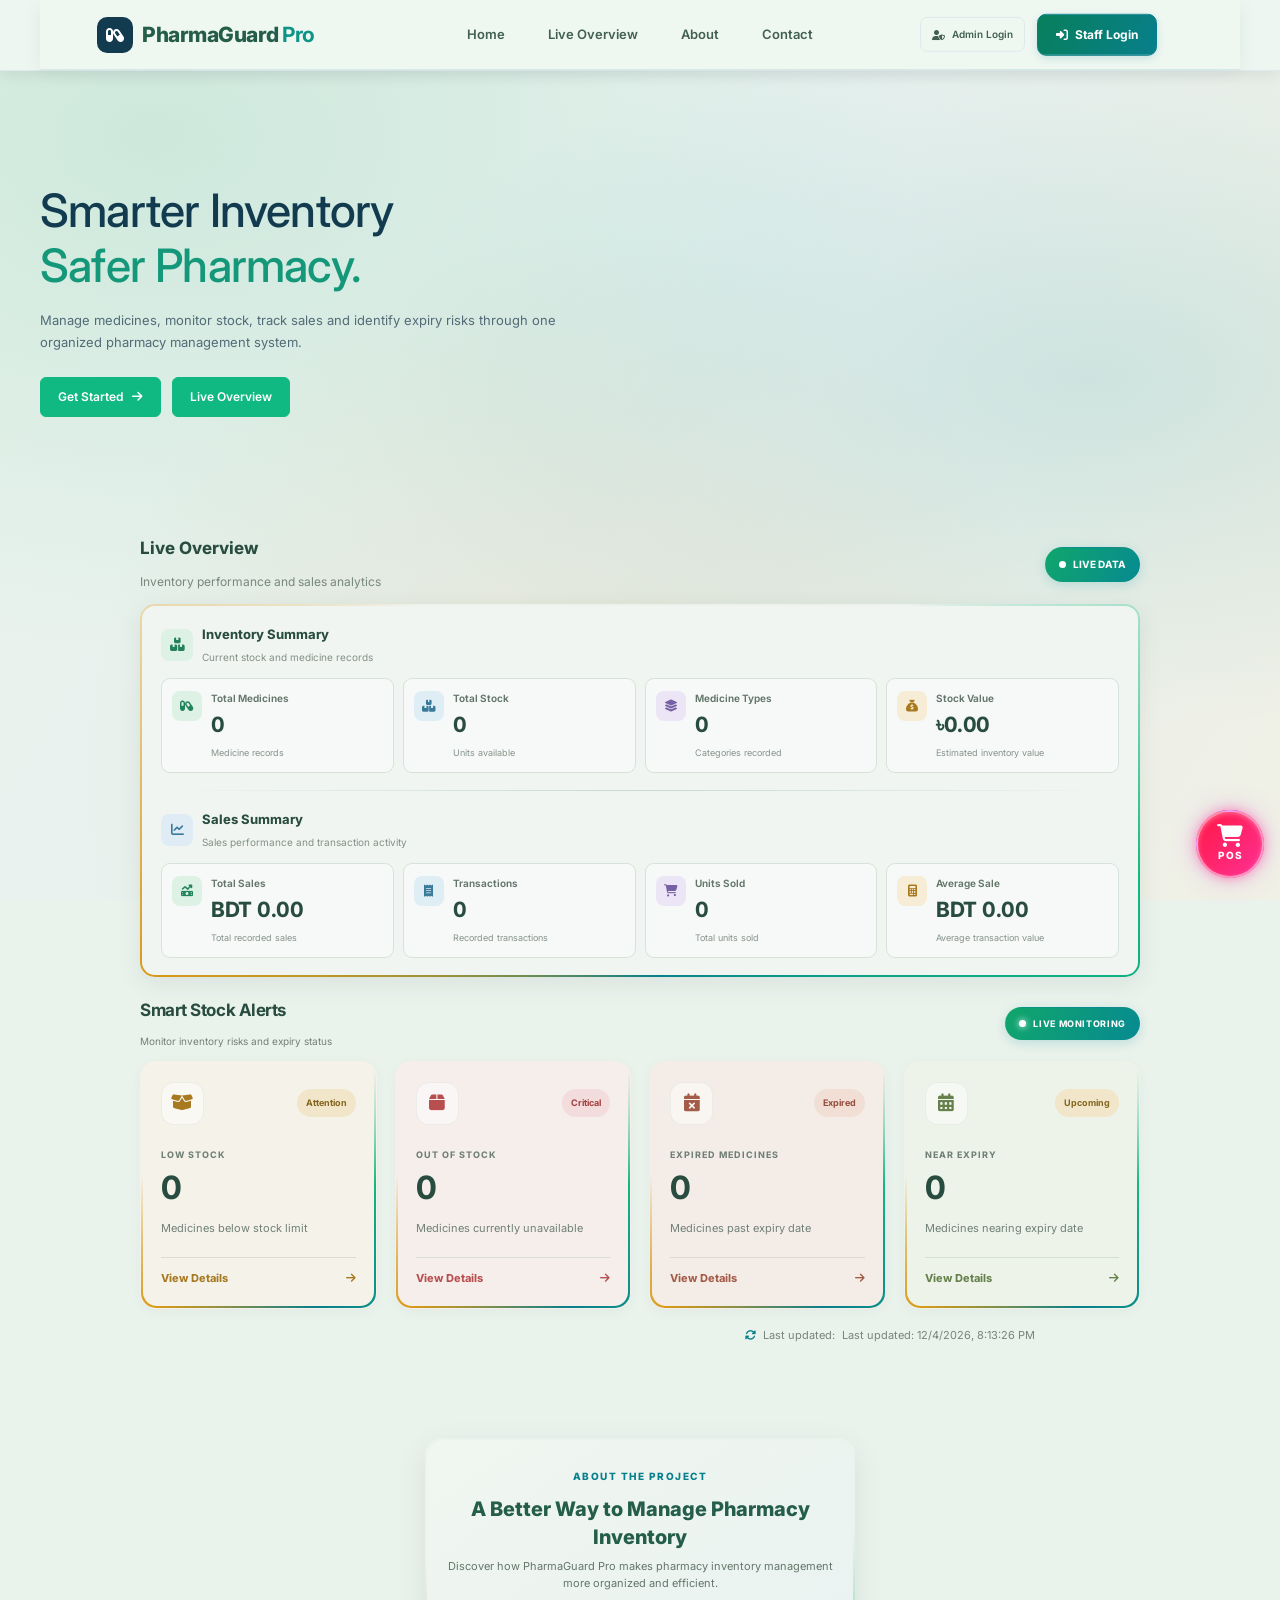
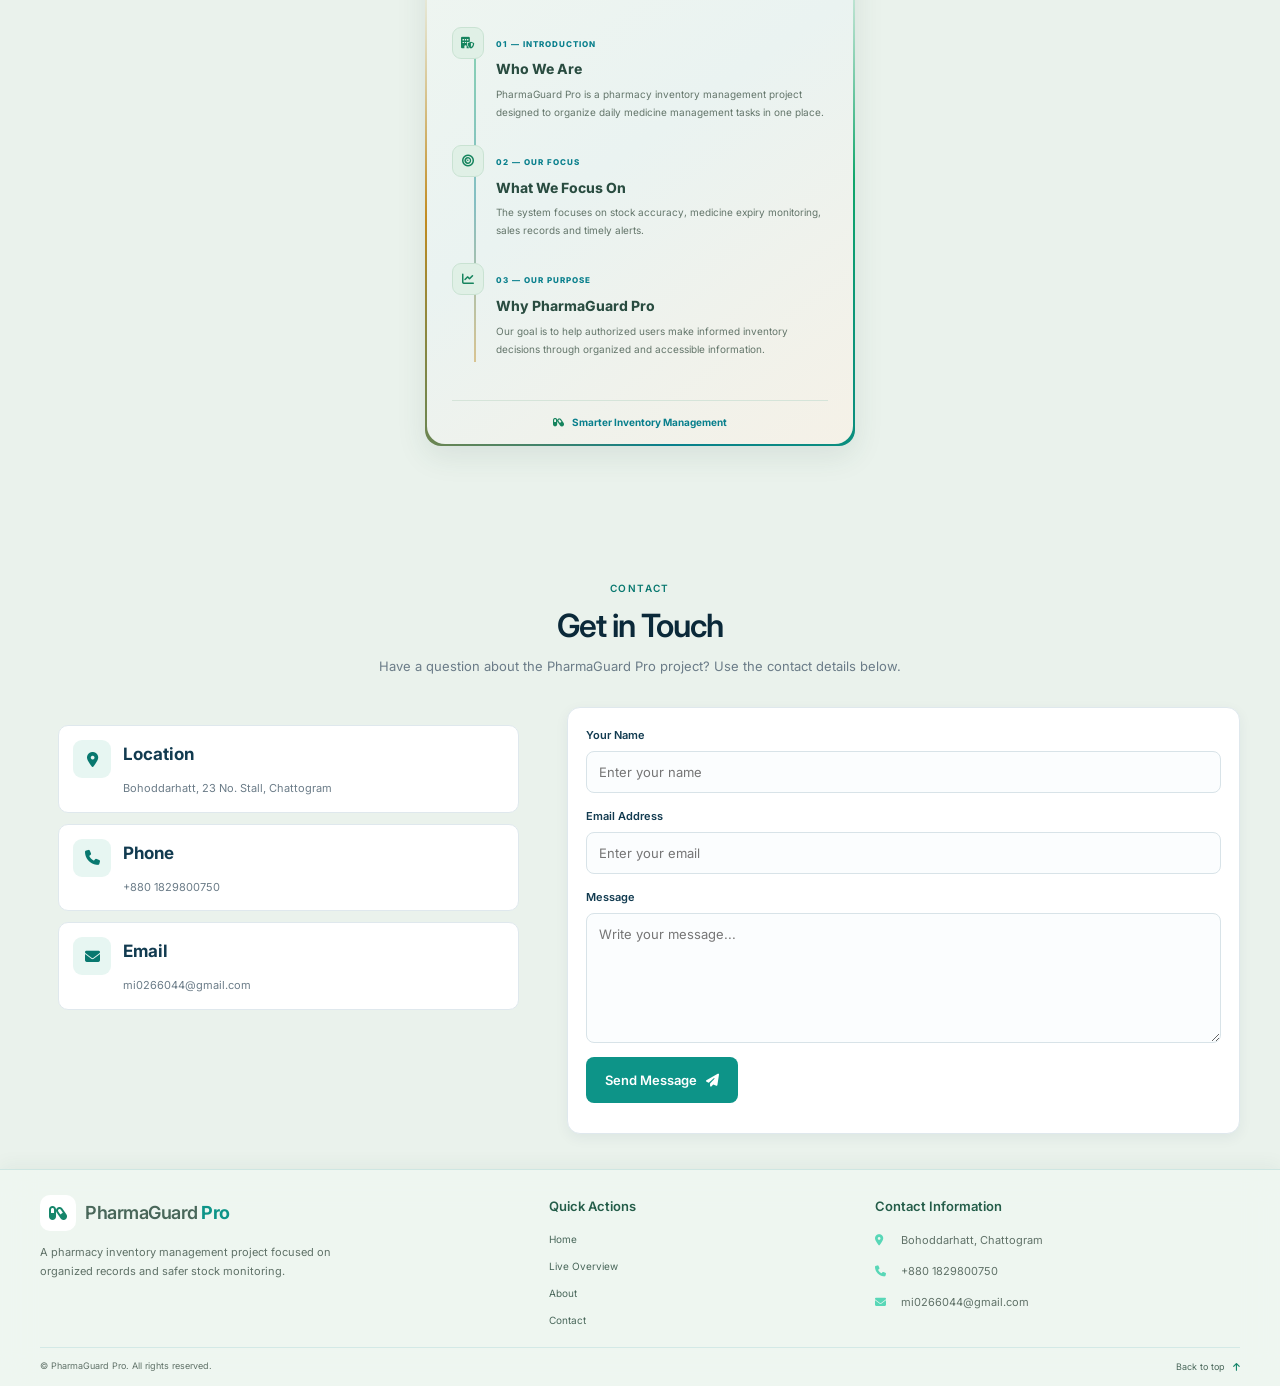
<file: index.html>
<!DOCTYPE html>
<html lang="en">
<head>
    <meta charset="UTF-8">
    <meta name="viewport" content="width=device-width, initial-scale=1.0">

    <meta
        name="description"
        content="PharmaGuard Pro is a pharmacy inventory management system for monitoring medicines, stock levels, sales and expiry alerts."
    >

    <title>PharmaGuard Pro | Pharmacy Management</title>

    <!-- Google Font -->
    <link rel="preconnect" href="https://fonts.googleapis.com">
    <link rel="preconnect" href="https://fonts.gstatic.com" crossorigin>
    <link
        href="https://fonts.googleapis.com/css2?family=Inter:wght@400;500;600;700;800&display=swap"
        rel="stylesheet"
    >

    <!-- Icon Library -->
    <link
        rel="stylesheet"
        href="https://cdnjs.cloudflare.com/ajax/libs/font-awesome/6.5.2/css/all.min.css"
    >

    <!-- Main Stylesheet -->
<link rel="stylesheet" href="style.css?v=6.0">
</head>

<body>

    <!-- =========================
         NAVIGATION
    ========================== -->
    <header class="site-header">
        <nav class="navbar container" aria-label="Main navigation">

            <a href="index.html" class="logo" aria-label="PharmaGuard Pro home">
                <span class="logo-icon">
                    <i class="fa-solid fa-capsules"></i>
                </span>
                <span>PharmaGuard <strong>Pro</strong></span>
            </a>

            <input
                type="checkbox"
                id="menu-toggle"
                class="menu-toggle"
                aria-label="Toggle navigation menu"
            >

            <label for="menu-toggle" class="menu-icon">
                <i class="fa-solid fa-bars"></i>
            </label>

            <div class="nav-menu">
                <a href="#home" class="nav-link">Home</a>
                <a href="#overview" class="nav-link">Live Overview</a>
                <a href="#about" class="nav-link">About</a>
                <a href="#contact" class="nav-link">Contact</a>

                <div class="nav-actions">
                    <a href="admin-login.html" class="btn btn-outline">
                        <i class="fa-solid fa-user-shield"></i>
                        Admin Login
                    </a>

                    <a href="staff-login.html" class="btn btn-primary">
                        <i class="fa-solid fa-right-to-bracket"></i>
                        Staff Login
                    </a>
                </div>
            </div>

        </nav>
    </header>


    <main>

        <!-- =========================
             HERO SECTION
        ========================== -->
        <section class="hero" id="home">
            <div class="hero-overlay"></div>

            <div class="container hero-content">

                <h1>
                    Smarter Inventory<br>
                    <span>Safer Pharmacy.</span>
                </h1>

                <p>
                    Manage medicines, monitor stock, track sales and identify
                    expiry risks through one organized pharmacy management system.
                </p>

                <div class="hero-actions">
                    <a href="staff-login.html" class="btn btn-primary">
                        Get Started
                        <i class="fa-solid fa-arrow-right"></i>
                    </a>

                    <a href="#overview" class="btn btn-light">
                        Live Overview
                    </a>
                </div>

            </div>
        </section>

<!-- PROFESSIONAL INVENTORY & SALES DASHBOARD -->
<div class="dashboard-group combined-dashboard-group">

    <div class="combined-dashboard-heading">
        <div>
            <h3>Live Overview</h3>
            <p>Inventory performance and sales analytics</p>
        </div>

        <span class="overview-status">
            <span></span> LIVE DATA
        </span>
    </div>

    <!-- ONE LARGE CARD -->
    <div class="combined-dashboard-card">

        <div class="combined-card-content">

            <!-- INVENTORY SECTION -->
            <div class="combined-section-heading">
                <div class="combined-section-icon inventory-heading-icon">
                    <i class="fa-solid fa-boxes-stacked"></i>
                </div>
                <div>
                    <h4>Inventory Summary</h4>
                    <p>Current stock and medicine records</p>
                </div>
            </div>

            <div class="combined-metrics-grid">

                <article class="combined-metric">
                    <div class="combined-metric-icon icon-green">
                        <i class="fa-solid fa-capsules"></i>
                    </div>
                    <div class="combined-metric-info">
                        <span>Total Medicines</span>
                        <h3 id="dashTotalMedicines">0</h3>
                        <p>Medicine records</p>
                    </div>
                </article>

                <article class="combined-metric">
                    <div class="combined-metric-icon icon-blue">
                        <i class="fa-solid fa-boxes-stacked"></i>
                    </div>
                    <div class="combined-metric-info">
                        <span>Total Stock</span>
                        <h3 id="dashTotalStock">0</h3>
                        <p>Units available</p>
                    </div>
                </article>

                <article class="combined-metric">
                    <div class="combined-metric-icon icon-purple">
                        <i class="fa-solid fa-layer-group"></i>
                    </div>
                    <div class="combined-metric-info">
                        <span>Medicine Types</span>
                        <h3 id="dashMedicineTypes">0</h3>
                        <p>Categories recorded</p>
                    </div>
                </article>

                <article class="combined-metric">
                    <div class="combined-metric-icon icon-amber">
                        <i class="fa-solid fa-sack-dollar"></i>
                    </div>
                    <div class="combined-metric-info">
                        <span>Stock Value</span>
                        <h3 id="dashStockValue">৳0.00</h3>
                        <p>Estimated inventory value</p>
                    </div>
                </article>

            </div>

            <div class="combined-section-divider"></div>

            <!-- SALES SECTION -->
            <div class="combined-section-heading">
                <div class="combined-section-icon sales-heading-icon">
                    <i class="fa-solid fa-chart-line"></i>
                </div>
                <div>
                    <h4>Sales Summary</h4>
                    <p>Sales performance and transaction activity</p>
                </div>
            </div>

            <div class="combined-metrics-grid">

                <article class="combined-metric">
                    <div class="combined-metric-icon icon-green">
                        <i class="fa-solid fa-money-bill-trend-up"></i>
                    </div>
                    <div class="combined-metric-info">
                        <span>Total Sales</span>
                        <h3 id="dashTotalSales">৳0.00</h3>
                        <p>Total recorded sales</p>
                    </div>
                </article>

                <article class="combined-metric">
                    <div class="combined-metric-icon icon-blue">
                        <i class="fa-solid fa-receipt"></i>
                    </div>
                    <div class="combined-metric-info">
                        <span>Transactions</span>
                        <h3 id="dashTransactions">0</h3>
                        <p>Recorded transactions</p>
                    </div>
                </article>

                <article class="combined-metric">
                    <div class="combined-metric-icon icon-purple">
                        <i class="fa-solid fa-cart-shopping"></i>
                    </div>
                    <div class="combined-metric-info">
                        <span>Units Sold</span>
                        <h3 id="dashUnitsSold">0</h3>
                        <p>Total units sold</p>
                    </div>
                </article>

                <article class="combined-metric">
                    <div class="combined-metric-icon icon-amber">
                        <i class="fa-solid fa-calculator"></i>
                    </div>
                    <div class="combined-metric-info">
                        <span>Average Sale</span>
                        <h3 id="dashAverageSale">৳0.00</h3>
                        <p>Average transaction value</p>
                    </div>
                </article>

            </div>

        </div>
    </div>
</div>
<!-- Smart Stock Alerts -->
<div class="dashboard-group smart-alerts-group">

    <div class="smart-alerts-heading">
        <div>
            <h3>Smart Stock Alerts</h3>
            <p>Monitor inventory risks and expiry status</p>
        </div>

        <span class="alerts-live-badge">
            <span class="alerts-live-dot"></span>
            LIVE MONITORING
        </span>
    </div>

    <div class="dashboard-metrics alert-metrics">

        <!-- Low Stock -->
        <article class="dashboard-metric alert-card alert-low">
            <div class="alert-card-top">
                <div class="alert-icon-box">
                    <i class="fa-solid fa-box-open"></i>
                </div>
                <span class="alert-status status-warning">Attention</span>
            </div>

            <div class="alert-card-info">
                <span class="alert-category">LOW STOCK</span>
                <h3 id="dashLowStock">0</h3>
                <p>Medicines below stock limit</p>
            </div>

            <a href="alert-details.html?type=low"
               class="view-details-btn">
                View Details
                <i class="fa-solid fa-arrow-right"></i>
            </a>
        </article>

        <!-- Out of Stock -->
        <article class="dashboard-metric alert-card alert-out">
            <div class="alert-card-top">
                <div class="alert-icon-box">
                    <i class="fa-solid fa-box"></i>
                </div>
                <span class="alert-status status-critical">Critical</span>
            </div>

            <div class="alert-card-info">
                <span class="alert-category">OUT OF STOCK</span>
                <h3 id="dashOutOfStock">0</h3>
                <p>Medicines currently unavailable</p>
            </div>

            <a href="alert-details.html?type=out"
               class="view-details-btn">
                View Details
                <i class="fa-solid fa-arrow-right"></i>
            </a>
        </article>

        <!-- Expired -->
        <article class="dashboard-metric alert-card alert-expired">
            <div class="alert-card-top">
                <div class="alert-icon-box">
                    <i class="fa-solid fa-calendar-xmark"></i>
                </div>
                <span class="alert-status status-expired">Expired</span>
            </div>

            <div class="alert-card-info">
                <span class="alert-category">EXPIRED MEDICINES</span>
                <h3 id="dashExpired">0</h3>
                <p>Medicines past expiry date</p>
            </div>

            <a href="alert-details.html?type=expired"
               class="view-details-btn">
                View Details
                <i class="fa-solid fa-arrow-right"></i>
            </a>
        </article>

        <!-- Near Expiry -->
        <article class="dashboard-metric alert-card alert-near">
            <div class="alert-card-top">
                <div class="alert-icon-box">
                    <i class="fa-solid fa-calendar-days"></i>
                </div>
                <span class="alert-status status-warning">Upcoming</span>
            </div>

            <div class="alert-card-info">
                <span class="alert-category">NEAR EXPIRY</span>
                <h3 id="dashNearExpiry">0</h3>
                <p>Medicines nearing expiry date</p>
            </div>

            <a href="alert-details.html?type=near"
               class="view-details-btn">
                View Details
                <i class="fa-solid fa-arrow-right"></i>
            </a>
        </article>

    </div>
</div>

<!-- Last Updated -->
<p class="dashboard-updated">
    <i class="fa-solid fa-rotate"></i>
    Last updated:
    <span id="dashboardUpdated">Waiting for data...</span>
</p>

<!-- =========================
     PROFESSIONAL ABOUT SECTION
========================== -->

<section class="section about-section" id="about">

    <div class="container about-container">

        <div class="about-main-card">

            <!-- About Heading -->
            <div class="about-top">
                <span class="section-label">ABOUT THE PROJECT</span>

                <h2>A Better Way to Manage Pharmacy Inventory</h2>

                <p>
                    Discover how PharmaGuard Pro makes pharmacy
                    inventory management more organized and efficient.
                </p>
            </div>

            <!-- Vertical Steps -->
            <div class="about-timeline">

                <!-- Step 01 -->
                <div class="about-step">
                    <div class="about-step-number">
                        <i class="fa-solid fa-building-shield"></i>
                    </div>

                    <div class="about-step-content">
                        <span>01 — INTRODUCTION</span>
                        <h3>Who We Are</h3>
                        <p>
                            PharmaGuard Pro is a pharmacy inventory
                            management project designed to organize
                            daily medicine management tasks in one place.
                        </p>
                    </div>
                </div>

                <!-- Step 02 -->
                <div class="about-step">
                    <div class="about-step-number">
                        <i class="fa-solid fa-bullseye"></i>
                    </div>

                    <div class="about-step-content">
                        <span>02 — OUR FOCUS</span>
                        <h3>What We Focus On</h3>
                        <p>
                            The system focuses on stock accuracy,
                            medicine expiry monitoring, sales records
                            and timely alerts.
                        </p>
                    </div>
                </div>

                <!-- Step 03 -->
                <div class="about-step">
                    <div class="about-step-number">
                        <i class="fa-solid fa-chart-line"></i>
                    </div>

                    <div class="about-step-content">
                        <span>03 — OUR PURPOSE</span>
                        <h3>Why PharmaGuard Pro</h3>
                        <p>
                            Our goal is to help authorized users make
                            informed inventory decisions through
                            organized and accessible information.
                        </p>
                    </div>
                </div>

            </div>

            <!-- Bottom Label -->
            <div class="about-card-footer">
                <i class="fa-solid fa-capsules"></i>
                <span>Smarter Inventory Management</span>
            </div>

        </div>

    </div>

</section>


        <!-- =========================
             CONTACT
        ========================== -->
        <section class="section contact-section" id="contact">
            <div class="container">

                <div class="section-heading">
                    <span class="section-label">CONTACT</span>
                    <h2>Get in Touch</h2>
                    <p>
                        Have a question about the PharmaGuard Pro project?
                        Use the contact details below.
                    </p>
                </div>

                <div class="contact-grid">

                    <div class="contact-info">

                        <div class="contact-item">
                            <span class="contact-icon">
                                <i class="fa-solid fa-location-dot"></i>
                            </span>
                            <div>
                                <h3>Location</h3>
                                <p>Bohoddarhatt, 23 No. Stall, Chattogram</p>
                            </div>
                        </div>

                        <div class="contact-item">
                            <span class="contact-icon">
                                <i class="fa-solid fa-phone"></i>
                            </span>
                            <div>
                                <h3>Phone</h3>
                                <p>+880 1829800750</p>
                            </div>
                        </div>

                        <div class="contact-item">
                            <span class="contact-icon">
                                <i class="fa-solid fa-envelope"></i>
                            </span>
                            <div>
                                <h3>Email</h3>
                                <p>
                                    <a href="mailto:mi0266044@gmail.com">
                                        mi0266044@gmail.com
                                    </a>
                                </p>
                            </div>
                        </div>

                    </div>

                    <form class="contact-form" id="contactForm">
                        <div class="form-group">
                            <label for="contactName">Your Name</label>
                            <input
                                type="text"
                                id="contactName"
                                name="name"
                                placeholder="Enter your name"
                                required
                            >
                        </div>

                        <div class="form-group">
                            <label for="contactEmail">Email Address</label>
                            <input
                                type="email"
                                id="contactEmail"
                                name="email"
                                placeholder="Enter your email"
                                required
                            >
                        </div>

                        <div class="form-group">
                            <label for="contactMessage">Message</label>
                            <textarea
                                id="contactMessage"
                                name="message"
                                rows="5"
                                placeholder="Write your message..."
                                required
                            ></textarea>
                        </div>

                        <button type="submit" class="btn btn-primary">
                            Send Message
                            <i class="fa-solid fa-paper-plane"></i>
                        </button>

                        <p
                            id="contactFormStatus"
                            class="form-status"
                            role="status"
                            aria-live="polite"
                        ></p>
                    </form>

                </div>
            </div>
        </section>

    </main>
<!-- =========================
     FOOTER
========================== -->
<footer class="site-footer">
    <div class="container">

        <div class="footer-content">

            <!-- LEFT SIDE -->
            <div class="footer-brand">
                <a href="#home" class="logo footer-logo">
                    <span class="logo-icon">
                        <i class="fa-solid fa-capsules"></i>
                    </span>
                    <span>PharmaGuard <strong>Pro</strong></span>
                </a>

                <p>
                    A pharmacy inventory management project focused on
                    organized records and safer stock monitoring.
                </p>
            </div>

            <!-- CENTER -->
            <div class="footer-navigation">
                <h3>Quick Actions</h3>

                <div class="footer-links">
                    <a href="#home">Home</a>
                    <a href="#overview">Live Overview</a>
                    <a href="#about">About</a>
                    <a href="#contact">Contact</a>
                </div>
            </div>

            <!-- RIGHT SIDE -->
            <div class="footer-contact">
                <h3>Contact Information</h3>
                <p><i class="fa-solid fa-location-dot"></i> Bohoddarhatt, Chattogram</p>
                <p><i class="fa-solid fa-phone"></i> +880 1829800750</p>
                <p><i class="fa-solid fa-envelope"></i> mi0266044@gmail.com</p>
            </div>

        </div>

        <!-- COPYRIGHT -->
        <div class="footer-bottom">
            <p>
                &copy; <span id="currentYear"></span>
                PharmaGuard Pro. All rights reserved.
            </p>

            <a href="#home" aria-label="Back to top">
                Back to top
                <i class="fa-solid fa-arrow-up"></i>
            </a>
        </div>

    </div>
</footer>

<!-- Floating POS Button -->
<div class="floating-pos-container">

    <div class="pos-ripple ripple-one"></div>
    <div class="pos-ripple ripple-two"></div>
    <div class="pos-ripple ripple-three"></div>

    <button class="floating-pos-btn" id="floatingPosBtn"
            onclick="togglePosMenu()">

        <i class="fas fa-shopping-cart"></i>
        <span>POS</span>

    </button>

    <!-- POS Menu -->
    <div class="pos-menu" id="posMenu">

        <a href="pos.php">
            <i class="fas fa-cash-register"></i>
            New Sale
        </a>

        <a href="sales-history.php">
            <i class="fas fa-history"></i>
            Sales History
        </a>

        <a href="customers.php">
            <i class="fas fa-users"></i>
            Customers
        </a>

        <a href="sales-return.php">
            <i class="fas fa-undo"></i>
            Sales Return
        </a>

        <a href="sales-reports.php">
            <i class="fas fa-chart-line"></i>
            Sales Reports
        </a>

    </div>

</div>


    <!-- Existing project scripts -->
    <script src="script.js"></script>
    <script src="dashboard.js"></script>

</body>
</html>
</file>
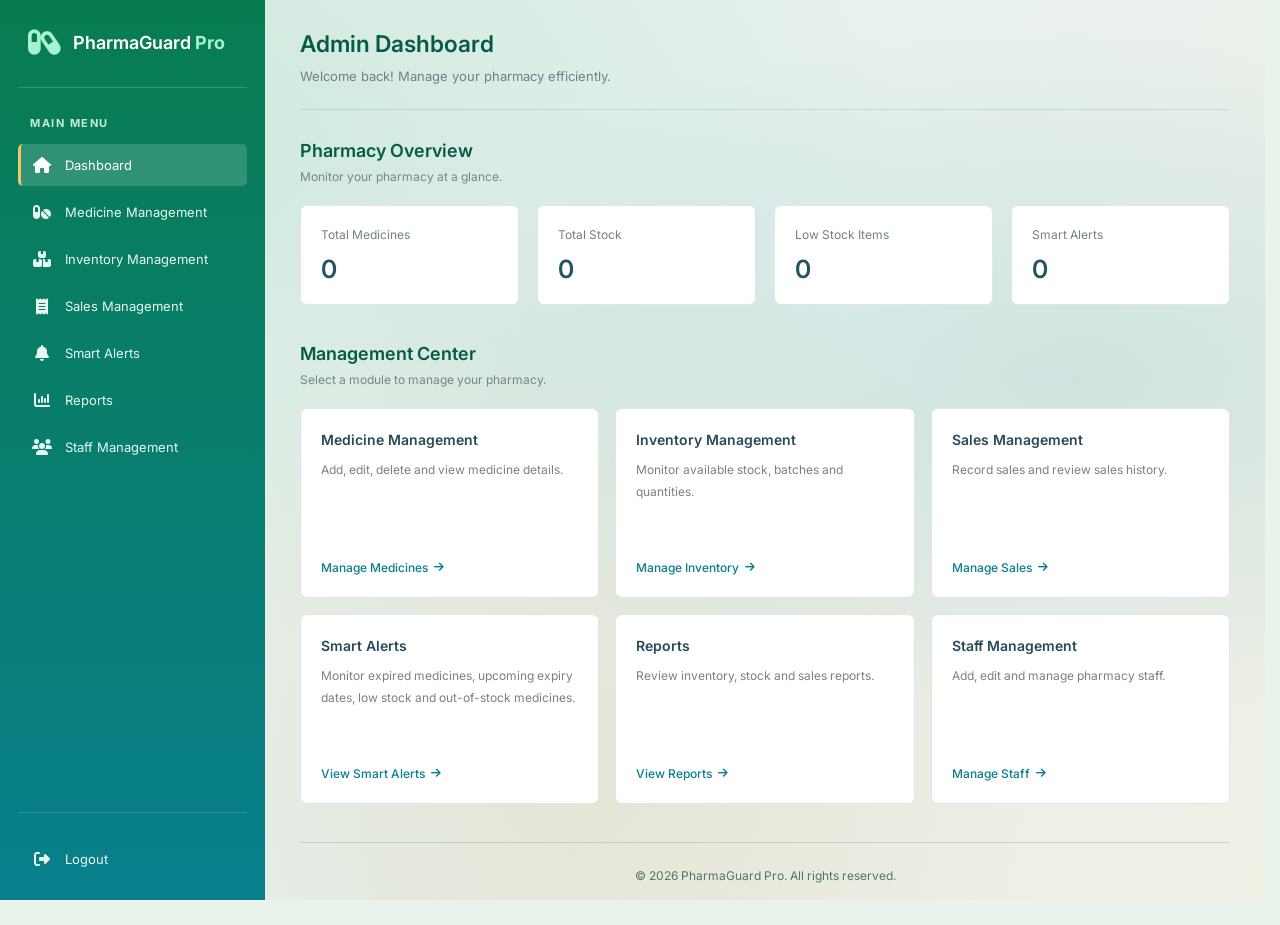
<file: admin-dashboard.html>
<!DOCTYPE html>
<html lang="en">
<head>
    <meta charset="UTF-8">
    <meta name="viewport" content="width=device-width, initial-scale=1.0">

    <title>Admin Dashboard | PharmaGuard Pro</title>

    <link rel="stylesheet" href="admin-dashboard.css">

    <link rel="preconnect" href="https://fonts.googleapis.com">
    <link rel="preconnect" href="https://fonts.gstatic.com" crossorigin>

    <link href="https://fonts.googleapis.com/css2?family=Inter:wght@400;500;600;700;800&display=swap"
          rel="stylesheet">

    <link rel="stylesheet"
          href="https://cdnjs.cloudflare.com/ajax/libs/font-awesome/6.5.2/css/all.min.css">
</head>

<body>

    <!-- Sidebar -->
    <aside class="sidebar">

        <div class="brand">
            <i class="fa-solid fa-capsules"></i>
            <span>PharmaGuard <b>Pro</b></span>
        </div>

        <p class="menu-heading">MAIN MENU</p>

        <nav class="sidebar-menu">

            <a href="admin-dashboard.html" class="active">
                <i class="fa-solid fa-house"></i>
                <span>Dashboard</span>
            </a>

            <a href="medicine-management.html">
                <i class="fa-solid fa-pills"></i>
                <span>Medicine Management</span>
            </a>

            <a href="inventory-management.html">
                <i class="fa-solid fa-boxes-stacked"></i>
                <span>Inventory Management</span>
            </a>

            <a href="sales-management.html">
                <i class="fa-solid fa-receipt"></i>
                <span>Sales Management</span>
            </a>

            <!-- Smart Alerts -->
            <a href="smart-alerts.html">
                <i class="fa-solid fa-bell"></i>
                <span>Smart Alerts</span>
            </a>

            <a href="reports.html">
                <i class="fa-solid fa-chart-column"></i>
                <span>Reports</span>
            </a>

            <a href="staff-management.html">
                <i class="fa-solid fa-users"></i>
                <span>Staff Management</span>
            </a>

        </nav>

        <div class="sidebar-bottom">
            <a href="index.html" class="logout">
                <i class="fa-solid fa-right-from-bracket"></i>
                <span>Logout</span>
            </a>
        </div>

    </aside>


    <!-- Main Content -->
    <main class="main-content">

        <!-- Topbar -->
        <header class="topbar">

            <div>
                <h2>Admin Dashboard</h2>
                <p>Welcome back! Manage your pharmacy efficiently.</p>
            </div>

            <div class="admin-profile">

                <div class="admin-avatar">
                    <i class="fa-solid fa-user-shield"></i>
                </div>

            </div>

        </header>


        <!-- Pharmacy Overview -->
        <section class="overview">

            <div class="section-heading">
                <div>
                    <h3>Pharmacy Overview</h3>
                    <p>Monitor your pharmacy at a glance.</p>
                </div>
            </div>

            <div class="stats-grid">

                <!-- Total Medicines -->
                <div class="stat-card">

                    <div class="stat-icon medicine-icon">
                        <i class="fa-solid fa-pills"></i>
                    </div>

                    <div>
                        <p>Total Medicines</p>
                        <h2 id="totalMedicines">0</h2>
                    </div>

                </div>

                <!-- Total Stock -->
                <div class="stat-card">

                    <div class="stat-icon stock-icon">
                        <i class="fa-solid fa-boxes-stacked"></i>
                    </div>

                    <div>
                        <p>Total Stock</p>
                        <h2 id="totalStock">0</h2>
                    </div>

                </div>

                <!-- Low Stock -->
                <div class="stat-card">

                    <div class="stat-icon lowstock-icon">
                        <i class="fa-solid fa-triangle-exclamation"></i>
                    </div>

                    <div>
                        <p>Low Stock Items</p>
                        <h2 id="lowStock">0</h2>
                    </div>

                </div>

                <!-- Smart Alerts -->
                <div class="stat-card">

                    <div class="stat-icon expiry-icon">
                        <i class="fa-solid fa-bell"></i>
                    </div>

                    <div>
                        <p>Smart Alerts</p>
                        <h2 id="expiryAlerts">0</h2>
                    </div>

                </div>

            </div>

        </section>


        <!-- Management Center -->
        <section class="management-section">

            <div class="section-heading">
                <div>
                    <h3>Management Center</h3>
                    <p>Select a module to manage your pharmacy.</p>
                </div>
            </div>

            <div class="feature-grid">

                <!-- Medicine Management -->
                <a href="medicine-management.html" class="feature-card">

                    <div class="feature-icon medicine-feature">
                        <i class="fa-solid fa-pills"></i>
                    </div>

                    <h4>Medicine Management</h4>

                    <p>
                        Add, edit, delete and view medicine details.
                    </p>

                    <span class="feature-link">
                        Manage Medicines
                        <i class="fa-solid fa-arrow-right"></i>
                    </span>

                </a>


                <!-- Inventory Management -->
                <a href="inventory-management.html" class="feature-card">

                    <div class="feature-icon inventory-feature">
                        <i class="fa-solid fa-boxes-stacked"></i>
                    </div>

                    <h4>Inventory Management</h4>

                    <p>
                        Monitor available stock, batches and quantities.
                    </p>

                    <span class="feature-link">
                        Manage Inventory
                        <i class="fa-solid fa-arrow-right"></i>
                    </span>

                </a>


                <!-- Sales Management -->
                <a href="sales-management.html" class="feature-card">

                    <div class="feature-icon sales-feature">
                        <i class="fa-solid fa-receipt"></i>
                    </div>

                    <h4>Sales Management</h4>

                    <p>
                        Record sales and review sales history.
                    </p>

                    <span class="feature-link">
                        Manage Sales
                        <i class="fa-solid fa-arrow-right"></i>
                    </span>

                </a>


                <!-- Smart Alerts -->
                <a href="smart-alerts.html" class="feature-card">

                    <div class="feature-icon expiry-feature">
                        <i class="fa-solid fa-bell"></i>
                    </div>

                    <h4>Smart Alerts</h4>

                    <p>
                        Monitor expired medicines, upcoming expiry dates,
                        low stock and out-of-stock medicines.
                    </p>

                    <span class="feature-link">
                        View Smart Alerts
                        <i class="fa-solid fa-arrow-right"></i>
                    </span>

                </a>


                <!-- Reports -->
                <a href="reports.html" class="feature-card">

                    <div class="feature-icon reports-feature">
                        <i class="fa-solid fa-chart-column"></i>
                    </div>

                    <h4>Reports</h4>

                    <p>
                        Review inventory, stock and sales reports.
                    </p>

                    <span class="feature-link">
                        View Reports
                        <i class="fa-solid fa-arrow-right"></i>
                    </span>

                </a>


                <!-- Staff Management -->
                <a href="staff-management.html" class="feature-card">

                    <div class="feature-icon staff-feature">
                        <i class="fa-solid fa-users"></i>
                    </div>

                    <h4>Staff Management</h4>

                    <p>
                        Add, edit and manage pharmacy staff.
                    </p>

                    <span class="feature-link">
                        Manage Staff
                        <i class="fa-solid fa-arrow-right"></i>
                    </span>

                </a>

            </div>

        </section>


        <!-- Footer -->
        <footer class="footer">
            <p>&copy; 2026 PharmaGuard Pro. All rights reserved.</p>
        </footer>

    </main>


    <!-- Dashboard JavaScript -->
    <script src="admin-dashboard.js"></script>

</body>
</html>
</file>
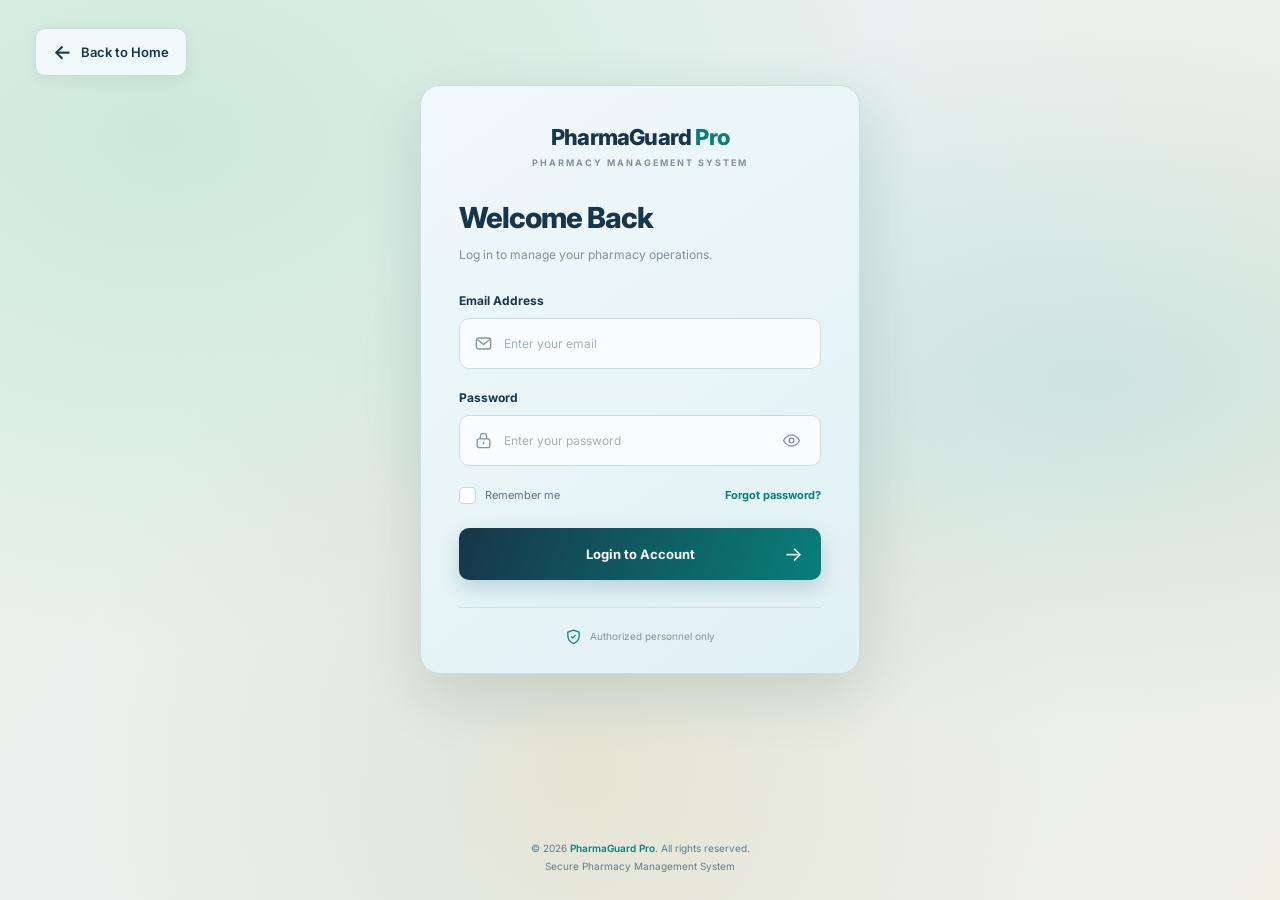
<file: admin-login.html>
<!DOCTYPE html>
<html lang="en">
<head>
    <meta charset="UTF-8">
    <meta name="viewport" content="width=device-width, initial-scale=1.0">

    <title>Admin Login | PharmaGuard Pro</title>

    <link rel="preconnect" href="https://fonts.googleapis.com">
    <link rel="preconnect" href="https://fonts.gstatic.com" crossorigin>
    <link href="https://fonts.googleapis.com/css2?family=Inter:wght@400;500;600;700;800&display=swap" rel="stylesheet">

    <link rel="stylesheet" href="admin-login.css">
</head>
<body>

    <main class="page-wrapper">

        <a href="index.html" class="back-home">
            <span class="back-arrow">&larr;</span>
            Back to Home
        </a>

        <section class="login-card">

            <div class="brand">

                <div class="brand-name">PharmaGuard <span>Pro</span></div>
                <p class="brand-caption">PHARMACY MANAGEMENT SYSTEM</p>
            </div>

            <div class="heading">
                <h1>Welcome Back</h1>
                <p>Log in to manage your pharmacy operations.</p>
            </div>

            <form id="adminLoginForm">

                <div class="form-group">
                    <label for="adminEmail">Email Address</label>

                    <div class="input-wrapper">
                        <svg class="input-icon" viewBox="0 0 24 24"
                             fill="none" stroke="currentColor"
                             stroke-width="1.7">
                            <rect x="3" y="5" width="18" height="14"
                                  rx="3"/>
                            <path d="M4 7L12 13L20 7"/>
                        </svg>

                        <input
                            type="email"
                            id="adminEmail"
                            name="email"
                            placeholder="Enter your email"
                            autocomplete="off"
                            required
                        >

                        <button type="button" class="clear-email"
                                id="clearEmail"
                                aria-label="Clear email"
                                hidden>&times;</button>
                    </div>
                </div>

                <div class="form-group">
                    <div class="label-row">
                        <label for="adminPassword">Password</label>
                    </div>

                    <div class="input-wrapper">
                        <svg class="input-icon" viewBox="0 0 24 24"
                             fill="none" stroke="currentColor"
                             stroke-width="1.7">
                            <rect x="4" y="10" width="16" height="11"
                                  rx="2.5"/>
                            <path d="M8 10V7A4 4 0 0 1 16 7V10"/>
                            <path d="M12 14V17"/>
                        </svg>

                        <input
                            type="password"
                            id="adminPassword"
                            name="password"
                            placeholder="Enter your password"
                            autocomplete="new-password"
                            required
                        >

                        <button type="button" class="password-toggle"
                                id="togglePassword"
                                aria-label="Show password"
                                aria-pressed="false">
                            <svg id="eyeIcon" viewBox="0 0 24 24"
                                 fill="none" stroke="currentColor"
                                 stroke-width="1.7">
                                <path d="M2 12S5.5 5 12 5S22 12 22 12S18.5 19 12 19S2 12 2 12Z"/>
                                <circle cx="12" cy="12" r="3"/>
                            </svg>
                        </button>
                    </div>
                </div>

                <div class="options-row">

    <label class="remember-option">
        <input type="checkbox" id="rememberMe" name="remember">
        <span class="custom-check"></span>
        Remember me
    </label>

    <a href="forgot-password.html" class="forgot-link">
        Forgot password?
    </a>

</div>

<button type="submit" class="login-button">
    <span>Login to Account</span>
    <span class="button-arrow">&rarr;</span>
</button>

                <p id="loginMessage" class="login-message"
                   role="status" aria-live="polite"></p>

            </form>

            <div class="security-note">
                <svg viewBox="0 0 24 24" fill="none"
                     stroke="currentColor" stroke-width="1.8">
                    <path d="M12 3L20 6V11C20 16 16.5 20 12 22C7.5 20 4 16 4 11V6L12 3Z"/>
                    <path d="M9 12L11 14L15 10"/>
                </svg>
                <span>Authorized personnel only</span>
            </div>

        </section>

        <footer class="page-footer">
    &copy; 2026 <span>PharmaGuard Pro</span>.
    All rights reserved.
    <br>
    Secure Pharmacy Management System
</footer>

    </main>

    <script>
        const form = document.getElementById("adminLoginForm");
        const emailInput = document.getElementById("adminEmail");
        const passwordInput = document.getElementById("adminPassword");
        const togglePassword = document.getElementById("togglePassword");
        const eyeIcon = document.getElementById("eyeIcon");
        const clearEmail = document.getElementById("clearEmail");
        const loginMessage = document.getElementById("loginMessage");
        const rememberMe = document.getElementById("rememberMe");

        // Show or hide password
        togglePassword.addEventListener("click", function () {
            const show = passwordInput.type === "password";

            passwordInput.type = show ? "text" : "password";
            togglePassword.setAttribute(
                "aria-label", show ? "Hide password" : "Show password"
            );
            togglePassword.setAttribute("aria-pressed", String(show));

            eyeIcon.innerHTML = show
                ? '<path d="M3 3L21 21"/><path d="M10.6 10.6A2 2 0 0 0 13.4 13.4"/><path d="M9.9 5.2A10.8 10.8 0 0 1 12 5C18.5 5 22 12 22 12A15 15 0 0 1 18.8 16"/><path d="M6.2 6.2C3.5 8.1 2 12 2 12S5.5 19 12 19C13.5 19 14.9 18.6 16.1 18"/>'
                : '<path d="M2 12S5.5 5 12 5S22 12 22 12S18.5 19 12 19S2 12 2 12Z"/><circle cx="12" cy="12" r="3"/>';
        });

        // Clear email field
        function updateClearButton() {
            clearEmail.hidden = emailInput.value.length === 0;
        }

        emailInput.addEventListener("input", updateClearButton);

        clearEmail.addEventListener("click", function () {
            emailInput.value = "";
            updateClearButton();
            emailInput.focus();
        });

        // Remember email on this browser only
try {
    const savedEmail = localStorage.getItem("pharmaguard_admin_email");

    if (savedEmail) {
        emailInput.value = savedEmail;
        rememberMe.checked = true;
        updateClearButton();
    }
} catch (error) {
    // Storage may be unavailable in private browsing.
}

        // Frontend demo only; real authentication comes later.
        form.addEventListener("submit", function (event) {
            event.preventDefault();

            if (!form.reportValidity()) return;

            try {
                if (rememberMe.checked) {
                    localStorage.setItem(
                        "pharmaguard_admin_email", emailInput.value.trim()
                    );
                } else {
                    localStorage.removeItem("pharmaguard_admin_email");
                }
            } catch (error) {
                // Do not block the demo if storage is unavailable.
            }

            loginMessage.textContent =
                "Login is not connected yet. PHP authentication will be added later.";
            loginMessage.className = "login-message info";
        });
    </script>

</body>
</html>
</file>
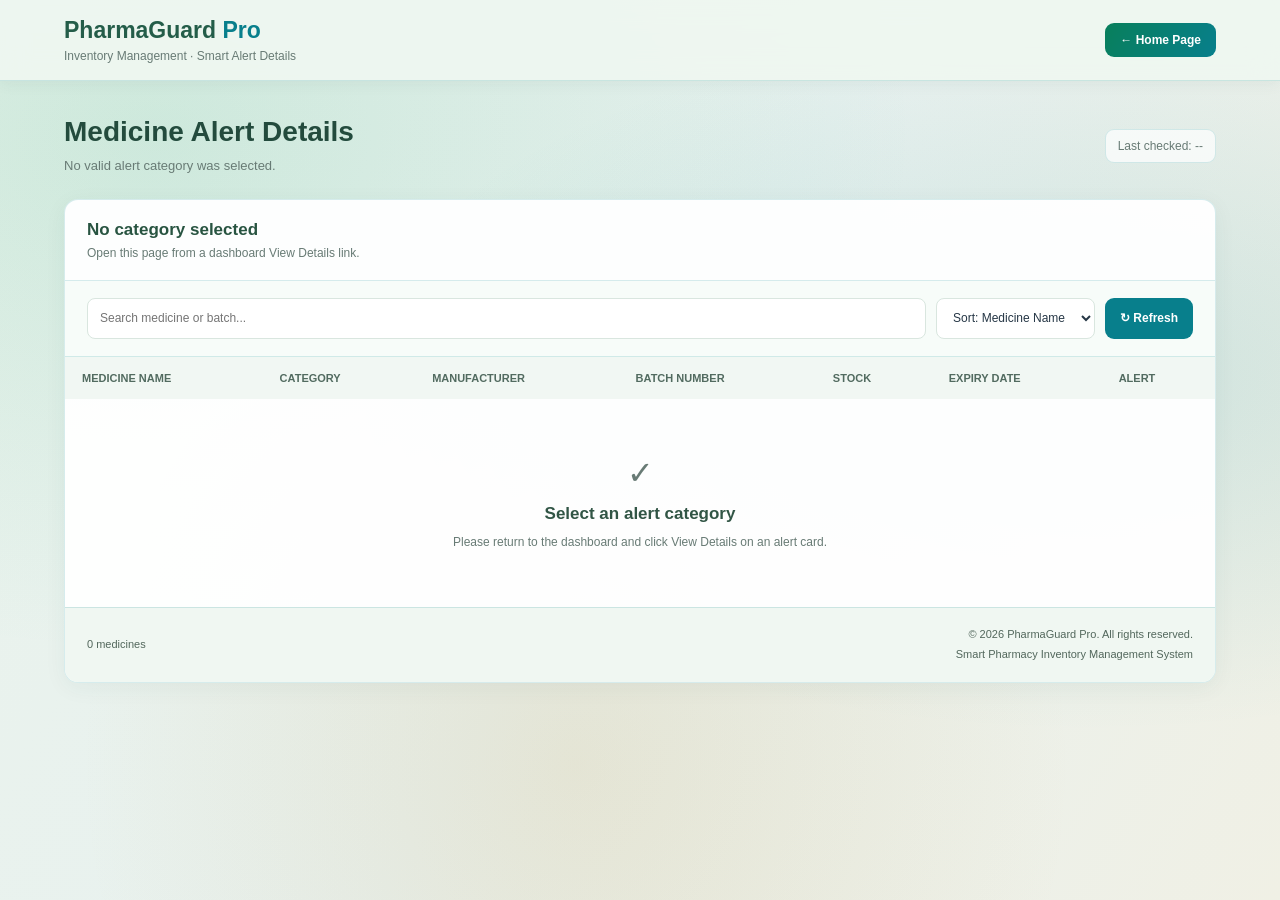
<file: alert-details.html>
<!DOCTYPE html>
<html lang="en">
<head>
<meta charset="UTF-8">
<meta name="viewport" content="width=device-width, initial-scale=1.0">
<title>Medicine Alert Details | PharmaGuard Pro</title>

<style>
:root {
    --green: #087F5B;
    --teal: #087F8C;
    --amber: #C18B20;
    --text: #263746;
    --muted: #687B75;
    --border: rgba(8,138,145,.16);
    --shadow: 0 5px 22px rgba(41,76,64,.055);
}

* {
    box-sizing: border-box;
}

html {
    min-height: 100%;
    background: #EAF2EC;
}

body {
    margin: 0;
    min-height: 100vh;
    font-family: Inter, "Segoe UI", Arial, sans-serif;
    color: var(--text);
    background:
        radial-gradient(ellipse at 12% 15%, rgba(16,166,107,.13), transparent 48%),
        radial-gradient(ellipse at 85% 42%, rgba(8,138,145,.13), transparent 48%),
        radial-gradient(ellipse at 45% 85%, rgba(193,139,32,.12), transparent 50%),
        linear-gradient(120deg, #EAF3EC, #E8F1EF 50%, #F0F0E5);
    background-attachment: fixed;
}

button, input, select {
    font: inherit;
}

/* NAVBAR */

header {
    position: sticky;
    top: 0;
    z-index: 100;
    display: flex;
    align-items: center;
    justify-content: space-between;
    gap: 15px;
    padding: 17px 5%;
    background: rgba(239,247,241,.94);
    border-bottom: 1px solid var(--border);
    box-shadow: 0 3px 14px rgba(41,76,64,.06);
    backdrop-filter: blur(14px);
}

.brand {
    color: #245D49;
    font-size: 23px;
    font-weight: 800;
}

.brand span {
    color: var(--teal);
}

header p {
    margin: 5px 0 0;
    color: var(--muted);
    font-size: 12px;
}

.btn {
    display: inline-flex;
    align-items: center;
    justify-content: center;
    border: 0;
    border-radius: 9px;
    padding: 10px 15px;
    cursor: pointer;
    font-size: 12px;
    font-weight: 700;
}

.btn-home {
    color: white;
    background: linear-gradient(120deg, var(--green), var(--teal));
    text-decoration: none;
}

/* MAIN */

main {
    width: min(1450px, 100%);
    margin: auto;
    padding: 35px 5% 45px;
}

.page-heading {
    display: flex;
    align-items: center;
    justify-content: space-between;
    flex-wrap: wrap;
    gap: 15px;
    margin-bottom: 22px;
}

.page-heading h1 {
    margin: 0;
    color: #234B3D;
    font-size: 28px;
}

.page-heading p {
    margin: 8px 0 0;
    color: var(--muted);
    font-size: 13px;
    line-height: 1.6;
}

.updated {
    padding: 9px 12px;
    border: 1px solid var(--border);
    border-radius: 9px;
    background: rgba(255,255,255,.7);
    color: var(--muted);
    font-size: 12px;
}

/* TABLE PANEL */

.panel {
    overflow: hidden;
    border: 1px solid var(--border);
    border-radius: 14px;
    background: rgba(255,255,255,.95);
    box-shadow: var(--shadow);
}

.panel-head {
    display: flex;
    align-items: center;
    justify-content: space-between;
    flex-wrap: wrap;
    gap: 12px;
    padding: 20px 22px;
    border-bottom: 1px solid var(--border);
}

.panel-head h2 {
    margin: 0;
    color: #285441;
    font-size: 17px;
}

.panel-head p {
    margin: 6px 0 0;
    color: var(--muted);
    font-size: 12px;
}

.filters {
    display: grid;
    grid-template-columns: minmax(190px, 1fr) auto auto;
    gap: 10px;
    padding: 17px 22px;
    border-bottom: 1px solid var(--border);
    background: rgba(246,251,247,.75);
}

.field {
    width: 100%;
    min-width: 0;
    height: 41px;
    padding: 0 12px;
    border: 1px solid #D9E6DF;
    border-radius: 8px;
    outline: none;
    background: white;
    color: var(--text);
    font-size: 12px;
}

.field:focus {
    border-color: var(--teal);
    box-shadow: 0 0 0 3px rgba(8,138,145,.09);
}

.refresh-btn {
    color: white;
    background: var(--teal);
}

.table-wrap {
    width: 100%;
    overflow-x: auto;
}

table {
    width: 100%;
    border-collapse: collapse;
    text-align: left;
    white-space: nowrap;
}

thead {
    background: #F1F7F3;
}

th {
    padding: 15px 17px;
    color: #526B60;
    font-size: 11px;
    font-weight: 750;
    text-transform: uppercase;
}

td {
    padding: 15px 17px;
    border-top: 1px solid #EDF2EE;
    color: #34473F;
    font-size: 12px;
}

tbody tr:hover {
    background: #F8FBF8;
}

.medicine-name {
    color: #234B3D;
    font-weight: 750;
}

.subtext {
    margin-top: 5px;
    color: #7A8B82;
    font-size: 11px;
}

.badge {
    display: inline-flex;
    padding: 6px 9px;
    border-radius: 20px;
    font-size: 10px;
    font-weight: 750;
}

.badge.low {
    color: #A92D36;
    background: #FDEBEC;
}

.badge.out {
    color: #A92D36;
    background: #FCE2E4;
}

.badge.near {
    color: #91610A;
    background: #FFF4D9;
}

.badge.expired {
    color: #08717A;
    background: #E5F5F5;
}

/* EMPTY STATE */

.empty {
    padding: 55px 20px;
    text-align: center;
    color: var(--muted);
}

.empty-icon {
    margin-bottom: 12px;
    font-size: 32px;
}

.empty h3 {
    margin: 0 0 8px;
    color: #315545;
    font-size: 17px;
}

.empty p {
    margin: 0;
    font-size: 12px;
    line-height: 1.7;
}

/* FOOTER */

.footer {
    display: flex;
    align-items: center;
    justify-content: space-between;
    flex-wrap: wrap;
    gap: 8px 16px;
    padding: 17px 22px;
    border-top: 1px solid var(--border);
    background: rgba(239,247,241,.92);
    color: #52675C;
    font-size: 11px;
    line-height: 1.8;
}

.footer p {
    margin: 0;
    text-align: right;
}

/* RESPONSIVE */

@media(max-width: 700px) {
    body {
        background-attachment: scroll;
    }

    header {
        padding: 14px 4%;
    }

    .brand {
        font-size: 19px;
    }

    header p {
        font-size: 10px;
    }

    .btn-home {
        padding: 9px 11px;
        font-size: 11px;
    }

    main {
        padding: 25px 4% 35px;
    }

    .page-heading h1 {
        font-size: 23px;
    }

    .filters {
        grid-template-columns: 1fr 1fr;
        padding: 14px;
    }

    .search-field {
        grid-column: 1 / -1;
    }

    .footer {
        align-items: flex-start;
        flex-direction: column;
        padding: 15px;
    }

    .footer p {
        text-align: left;
    }
}

@media(max-width: 380px) {
    .filters {
        grid-template-columns: 1fr;
    }

    .search-field {
        grid-column: auto;
    }
}
</style>
</head>

<body>

<header>
    <div>
        
        <div class="brand">PharmaGuard <span>Pro</span></div>
        <p>Inventory Management · Smart Alert Details</p>
    </div>

    <a href="index.html" class="btn btn-home">← Home Page</a>
</header>

<main>

    <section class="page-heading">
        <div>
            <h1 id="pageTitle">Medicine Details</h1>
            <p id="pageDescription">View medicines belonging to this alert category.</p>
        </div>

        <div class="updated" id="dashboardUpdated">
            Last checked: --
        </div>
    </section>

    <section class="panel">

        <div class="panel-head">
            <div>
                <h2 id="tableTitle">Medicine Details</h2>
                <p id="tableDescription">Only medicines matching the selected alert will appear here.</p>
            </div>
        </div>

        <div class="filters">
            <input
                type="search"
                id="searchInput"
                class="field search-field"
                placeholder="Search medicine or batch..."
                aria-label="Search medicine"
            >

            <select id="sortFilter" class="field" aria-label="Sort medicines">
                <option value="name">Sort: Medicine Name</option>
                <option value="stock-asc">Stock: Low to High</option>
                <option value="stock-desc">Stock: High to Low</option>
                <option value="expiry">Expiry Date</option>
            </select>

            <button type="button" id="refreshBtn" class="btn refresh-btn">
                ↻ Refresh
            </button>
        </div>

        <div class="table-wrap">
            <table>
                <thead>
                    <tr>
                        <th>Medicine Name</th>
                        <th>Category</th>
                        <th>Manufacturer</th>
                        <th>Batch Number</th>
                        <th>Stock</th>
                        <th>Expiry Date</th>
                        <th>Alert</th>
                    </tr>
                </thead>

                <tbody id="medicineTableBody"></tbody>
            </table>
        </div>

        <div class="empty" id="emptyState" hidden>
            <div class="empty-icon">✓</div>
            <h3 id="emptyTitle">No medicines found</h3>
            <p id="emptyMessage">There are no medicines in this category.</p>
        </div>

        <div class="footer">
            <div id="resultCount">0 medicines</div>
            <p>
                © 2026 PharmaGuard Pro. All rights reserved.<br>
                Smart Pharmacy Inventory Management System
            </p>
        </div>

    </section>

</main>

<script>
(() => {
    "use strict";

    const MEDICINES_KEY = "pharmaMedicines";
    const NEAR_EXPIRY_DAYS = 30;

    /*
       Dashboard View Details URL:
       alert-details.html?type=low
       alert-details.html?type=near
       alert-details.html?type=out
       alert-details.html?type=expired
    */

    const params = new URLSearchParams(window.location.search);
    const requestedType = (params.get("type") || "").toLowerCase();

    const categories = {
        low: {
            title: "Low Stock Medicines",
            description: "Showing only medicines below their minimum stock level.",
            empty: "No low stock medicines found.",
            label: "Low Stock"
        },
        near: {
            title: "Near Expiry Medicines",
            description: "Showing only medicines expiring within the next 30 days.",
            empty: "No near expiry medicines found.",
            label: "Near Expiry"
        },
        out: {
            title: "Out of Stock Medicines",
            description: "Showing only medicines with zero available stock.",
            empty: "No out of stock medicines found.",
            label: "Out of Stock"
        },
        expired: {
            title: "Expired Medicines",
            description: "Showing only medicines whose expiry date has passed.",
            empty: "No expired medicines found.",
            label: "Expired"
        }
    };

    const currentCategory = categories[requestedType] ? requestedType : null;

    const pageTitle = document.getElementById("pageTitle");
    const pageDescription = document.getElementById("pageDescription");
    const tableTitle = document.getElementById("tableTitle");
    const tableDescription = document.getElementById("tableDescription");
    const tableBody = document.getElementById("medicineTableBody");
    const emptyState = document.getElementById("emptyState");
    const emptyTitle = document.getElementById("emptyTitle");
    const emptyMessage = document.getElementById("emptyMessage");
    const searchInput = document.getElementById("searchInput");
    const sortFilter = document.getElementById("sortFilter");
    const resultCount = document.getElementById("resultCount");
    const updated = document.getElementById("dashboardUpdated");

    if (currentCategory) {
        const info = categories[currentCategory];

        pageTitle.textContent = info.title;
        pageDescription.textContent = info.description;
        tableTitle.textContent = info.title;
        tableDescription.textContent = "Category: " + info.label;
        emptyTitle.textContent = info.empty;
    } else {
        pageTitle.textContent = "Medicine Alert Details";
        pageDescription.textContent = "No valid alert category was selected.";
        tableTitle.textContent = "No category selected";
        tableDescription.textContent = "Open this page from a dashboard View Details link.";
        emptyTitle.textContent = "Select an alert category";
        emptyMessage.textContent = "Please return to the dashboard and click View Details on an alert card.";
    }

    function loadMedicines() {
        try {
            const saved = JSON.parse(localStorage.getItem(MEDICINES_KEY) || "[]");

            if (Array.isArray(saved)) return saved;

            if (saved && Array.isArray(saved.medicines)) {
                return saved.medicines;
            }

            return [];
        } catch (error) {
            console.error("Unable to load medicines:", error);
            return [];
        }
    }

    function getValue(medicine, keys, fallback = "") {
        for (const key of keys) {
            if (
                medicine[key] !== undefined &&
                medicine[key] !== null &&
                medicine[key] !== ""
            ) {
                return medicine[key];
            }
        }

        return fallback;
    }

    function getStock(medicine) {
        const value = Number(getValue(medicine, [
            "stock",
            "quantity",
            "stockQuantity",
            "currentStock",
            "availableStock"
        ], 0));

        return Number.isFinite(value) ? value : 0;
    }

    function getMinimumStock(medicine) {
        const value = Number(getValue(medicine, [
            "lowStockLimit",
            "minStock",
            "minimumStock",
            "reorderLevel"
        ], 10));

        return Number.isFinite(value) ? value : 10;
    }

    function getName(medicine) {
        return String(getValue(medicine, [
            "name",
            "medicineName",
            "productName",
            "title"
        ], "Unnamed medicine"));
    }

    function getCategory(medicine) {
        return String(getValue(medicine, [
            "category",
            "medicineCategory",
            "type"
        ], "N/A"));
    }

    function getManufacturer(medicine) {
        return String(getValue(medicine, [
            "manufacturer",
            "company",
            "brand"
        ], "N/A"));
    }

    function getBatch(medicine) {
        return String(getValue(medicine, [
            "batchNumber",
            "batchNo",
            "batch",
            "batch_number"
        ], "N/A"));
    }

    function getExpiry(medicine) {
        return getValue(medicine, [
            "expiryDate",
            "expiry",
            "expirationDate",
            "expireDate",
            "expiry_date"
        ], "");
    }

    function parseDate(value) {
        if (!value) return null;

        const str = String(value).trim();
        const match = str.match(/^(\d{4})-(\d{2})-(\d{2})$/);

        let date;

        if (match) {
            date = new Date(
                Number(match[1]),
                Number(match[2]) - 1,
                Number(match[3])
            );
        } else {
            date = new Date(str);
        }

        if (Number.isNaN(date.getTime())) return null;

        date.setHours(0, 0, 0, 0);
        return date;
    }

    function daysUntil(date) {
        const today = new Date();
        today.setHours(0, 0, 0, 0);

        return Math.ceil((date - today) / 86400000);
    }

    /*
       One medicine can have more than one alert.
       But the page displays ONLY the category selected
       through the dashboard URL.
    */

    function getAlerts(medicine) {
        const alerts = [];

        const stock = getStock(medicine);
        const minimum = getMinimumStock(medicine);
        const expiry = parseDate(getExpiry(medicine));

        if (stock <= 0) {
            alerts.push("out");
        } else if (stock <= minimum) {
            alerts.push("low");
        }

        if (expiry) {
            const remaining = daysUntil(expiry);

            if (remaining < 0) {
                alerts.push("expired");
            } else if (remaining <= NEAR_EXPIRY_DAYS) {
                alerts.push("near");
            }
        }

        return alerts;
    }

    function formatDate(value) {
        const date = parseDate(value);

        if (!date) return value ? String(value) : "N/A";

        return date.toLocaleDateString("en-GB", {
            day: "2-digit",
            month: "short",
            year: "numeric"
        });
    }

    function createCell(value, className = "") {
        const cell = document.createElement("td");
        cell.textContent = value;

        if (className) cell.className = className;

        return cell;
    }

    function createRow(medicine) {
        const row = document.createElement("tr");

        const nameCell = document.createElement("td");

        const name = document.createElement("div");
        name.className = "medicine-name";
        name.textContent = getName(medicine);

        nameCell.appendChild(name);

        const id = getValue(medicine, ["id", "medicineId"], "");

        if (id !== "") {
            const sub = document.createElement("div");
            sub.className = "subtext";
            sub.textContent = "ID: " + id;
            nameCell.appendChild(sub);
        }

        row.appendChild(nameCell);
        row.appendChild(createCell(getCategory(medicine)));
        row.appendChild(createCell(getManufacturer(medicine)));
        row.appendChild(createCell(getBatch(medicine)));
        row.appendChild(createCell(String(getStock(medicine))));
        row.appendChild(createCell(formatDate(getExpiry(medicine))));

        const alertCell = document.createElement("td");
        const badge = document.createElement("span");

        badge.className = "badge " + currentCategory;
        badge.textContent = categories[currentCategory].label;

        alertCell.appendChild(badge);
        row.appendChild(alertCell);

        return row;
    }

    function refresh() {
        const medicines = loadMedicines();

        if (!currentCategory) {
            tableBody.replaceChildren();
            emptyState.hidden = false;
            resultCount.textContent = "0 medicines";
            updated.textContent = "Last checked: --";
            return;
        }

        const search = searchInput.value.trim().toLowerCase();

        // প্রথমে নির্বাচিত category অনুযায়ী medicine filter।
        let filtered = medicines.filter(medicine => {
            return getAlerts(medicine).includes(currentCategory);
        });

        // এরপর search apply।
        filtered = filtered.filter(medicine => {
            const searchable = [
                getName(medicine),
                getCategory(medicine),
                getManufacturer(medicine),
                getBatch(medicine)
            ].join(" ").toLowerCase();

            return searchable.includes(search);
        });

        // Sorting।
        const sortType = sortFilter.value;

        filtered.sort((a, b) => {
            if (sortType === "stock-asc") {
                return getStock(a) - getStock(b);
            }

            if (sortType === "stock-desc") {
                return getStock(b) - getStock(a);
            }

            if (sortType === "expiry") {
                const dateA = parseDate(getExpiry(a));
                const dateB = parseDate(getExpiry(b));

                if (!dateA && !dateB) return 0;
                if (!dateA) return 1;
                if (!dateB) return -1;

                return dateA - dateB;
            }

            return getName(a).localeCompare(getName(b));
        });

        tableBody.replaceChildren();

        filtered.forEach(medicine => {
            tableBody.appendChild(createRow(medicine));
        });

        emptyState.hidden = filtered.length > 0;

        if (filtered.length === 0) {
            emptyMessage.textContent =
                search
                    ? "No medicines match your search in this category."
                    : categories[currentCategory].empty;
        }

        resultCount.textContent =
            filtered.length +
            (filtered.length === 1 ? " medicine" : " medicines");

        updated.textContent =
            "Last checked: " +
            new Date().toLocaleTimeString([], {
                hour: "2-digit",
                minute: "2-digit"
            });
    }

    searchInput.addEventListener("input", refresh);
    sortFilter.addEventListener("change", refresh);

    document.getElementById("refreshBtn")
        .addEventListener("click", refresh);

    // অন্য tab থেকে Dashboard data change হলে refresh।
    window.addEventListener("storage", event => {
        if (event.key === MEDICINES_KEY || event.key === null) {
            refresh();
        }
    });

    window.addEventListener("focus", refresh);
    window.addEventListener("pageshow", refresh);

    document.addEventListener("visibilitychange", () => {
        if (!document.hidden) refresh();
    });

    refresh();

})();
</script>

</body>
</html>
</file>
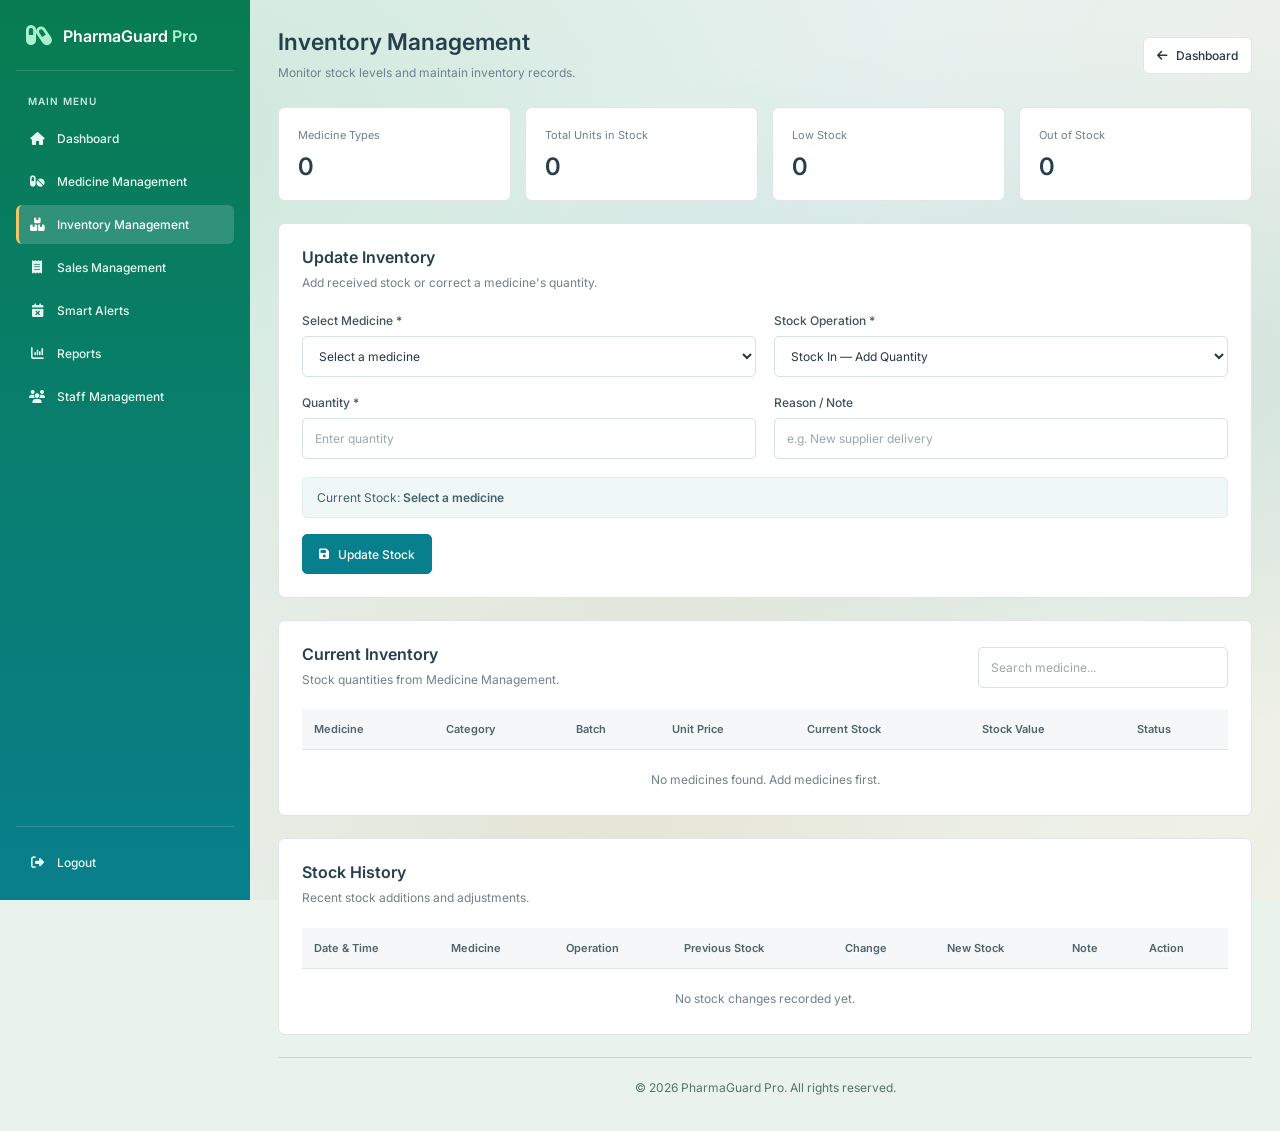
<file: inventory-management.html>
<!DOCTYPE html>
<html lang="en">
<head>
    <meta charset="UTF-8">
    <meta name="viewport" content="width=device-width, initial-scale=1.0">
    <title>Inventory Management | PharmaGuard Pro</title>

    <link rel="stylesheet" href="inventory-management.css">
    <link rel="preconnect" href="https://fonts.googleapis.com">
    <link href="https://fonts.googleapis.com/css2?family=Inter:wght@400;500;600;700;800&display=swap" rel="stylesheet">
    <link rel="stylesheet" href="https://cdnjs.cloudflare.com/ajax/libs/font-awesome/6.5.2/css/all.min.css">
</head>
<body>

<aside class="sidebar">
    <a href="admin-dashboard.html" class="brand">
        <i class="fa-solid fa-capsules"></i>
        <span>PharmaGuard <b>Pro</b></span>
    </a>

    <p class="menu-heading">MAIN MENU</p>

    <nav class="sidebar-menu">
        <a href="admin-dashboard.html"><i class="fa-solid fa-house"></i> Dashboard</a>
        <a href="medicine-management.html"><i class="fa-solid fa-pills"></i> Medicine Management</a>
        <a href="inventory-management.html" class="active"><i class="fa-solid fa-boxes-stacked"></i> Inventory Management</a>
        <a href="sales-management.html"><i class="fa-solid fa-receipt"></i> Sales Management</a>
        <a href="smart-alerts.html"><i class="fa-solid fa-calendar-xmark"></i> Smart Alerts</a>
        <a href="reports.html"><i class="fa-solid fa-chart-column"></i> Reports</a>
        <a href="staff-management.html"><i class="fa-solid fa-users"></i> Staff Management</a>
    </nav>

    <div class="sidebar-bottom">
        <a href="index.html" class="logout"><i class="fa-solid fa-right-from-bracket"></i> Logout</a>
    </div>
</aside>

<main class="main-content">

    <header class="topbar">
        <div>
            <h1>Inventory Management</h1>
            <p>Monitor stock levels and maintain inventory records.</p>
        </div>
        <a href="admin-dashboard.html" class="back-btn">
            <i class="fa-solid fa-arrow-left"></i> Dashboard
        </a>
    </header>

    <section class="stats-grid">
        <div class="stat-card">
            <div class="stat-icon blue"><i class="fa-solid fa-pills"></i></div>
            <div><p>Medicine Types</p><h2 id="medicineTypes">0</h2></div>
        </div>

        <div class="stat-card">
            <div class="stat-icon green"><i class="fa-solid fa-boxes-stacked"></i></div>
            <div><p>Total Units in Stock</p><h2 id="totalUnits">0</h2></div>
        </div>

        <div class="stat-card">
            <div class="stat-icon orange"><i class="fa-solid fa-triangle-exclamation"></i></div>
            <div><p>Low Stock</p><h2 id="lowStockItems">0</h2></div>
        </div>

        <div class="stat-card">
            <div class="stat-icon red"><i class="fa-solid fa-circle-xmark"></i></div>
            <div><p>Out of Stock</p><h2 id="outOfStock">0</h2></div>
        </div>
    </section>

    <section class="panel">
        <div class="panel-heading">
            <div>
                <h2>Update Inventory</h2>
                <p>Add received stock or correct a medicine's quantity.</p>
            </div>
        </div>

        <form id="stockForm">
            <div class="form-grid">
                <div class="form-group">
                    <label for="medicineSelect">Select Medicine *</label>
                    <select id="medicineSelect" required>
                        <option value="">Select a medicine</option>
                    </select>
                </div>

                <div class="form-group">
                    <label for="operation">Stock Operation *</label>
                    <select id="operation" required>
                        <option value="in">Stock In — Add Quantity</option>
                        <option value="adjust">Stock Adjustment — Set Quantity</option>
                    </select>
                </div>

                <div class="form-group">
                    <label for="quantity">Quantity *</label>
                    <input type="number" id="quantity" min="0" step="1" required placeholder="Enter quantity">
                </div>

                <div class="form-group">
                    <label for="stockNote">Reason / Note</label>
                    <input type="text" id="stockNote" maxlength="200" placeholder="e.g. New supplier delivery">
                </div>
            </div>

            <div class="current-stock">
                Current Stock: <strong id="currentStock">Select a medicine</strong>
            </div>

            <button type="submit" class="primary-btn">
                <i class="fa-solid fa-floppy-disk"></i> Update Stock
            </button>
        </form>
    </section>

    <section class="panel">
        <div class="list-heading">
            <div>
                <h2>Current Inventory</h2>
                <p>Stock quantities from Medicine Management.</p>
            </div>

            <input type="search" id="inventorySearch" placeholder="Search medicine...">
        </div>

        <div class="table-wrapper">
            <table>
                <thead>
                    <tr>
                        <th>Medicine</th>
                        <th>Category</th>
                        <th>Batch</th>
                        <th>Unit Price</th>
                        <th>Current Stock</th>
                        <th>Stock Value</th>
                        <th>Status</th>
                    </tr>
                </thead>
                <tbody id="inventoryBody"></tbody>
            </table>
        </div>
        <p id="inventoryEmpty" class="empty-message">No medicines found. Add medicines first.</p>
    </section>

    <section class="panel">
        <div class="panel-heading">
            <h2>Stock History</h2>
            <p>Recent stock additions and adjustments.</p>
        </div>

        <div class="table-wrapper">
            <table>
                <thead>
                    <tr>
                        <th>Date & Time</th>
                        <th>Medicine</th>
                        <th>Operation</th>
                        <th>Previous Stock</th>
                        <th>Change</th>
                       <th>New Stock</th>
                         <th>Note</th>
                      <th>Action</th>
                    </tr>
                </thead>
                <tbody id="historyBody"></tbody>
            </table>
        </div>
        <p id="historyEmpty" class="empty-message">No stock changes recorded yet.</p>
    </section>

    <footer class="footer">
        <p>&copy; 2026 PharmaGuard Pro. All rights reserved.</p>
    </footer>
</main>

<script src="inventory-management.js"></script>
</body>
</html>
</file>
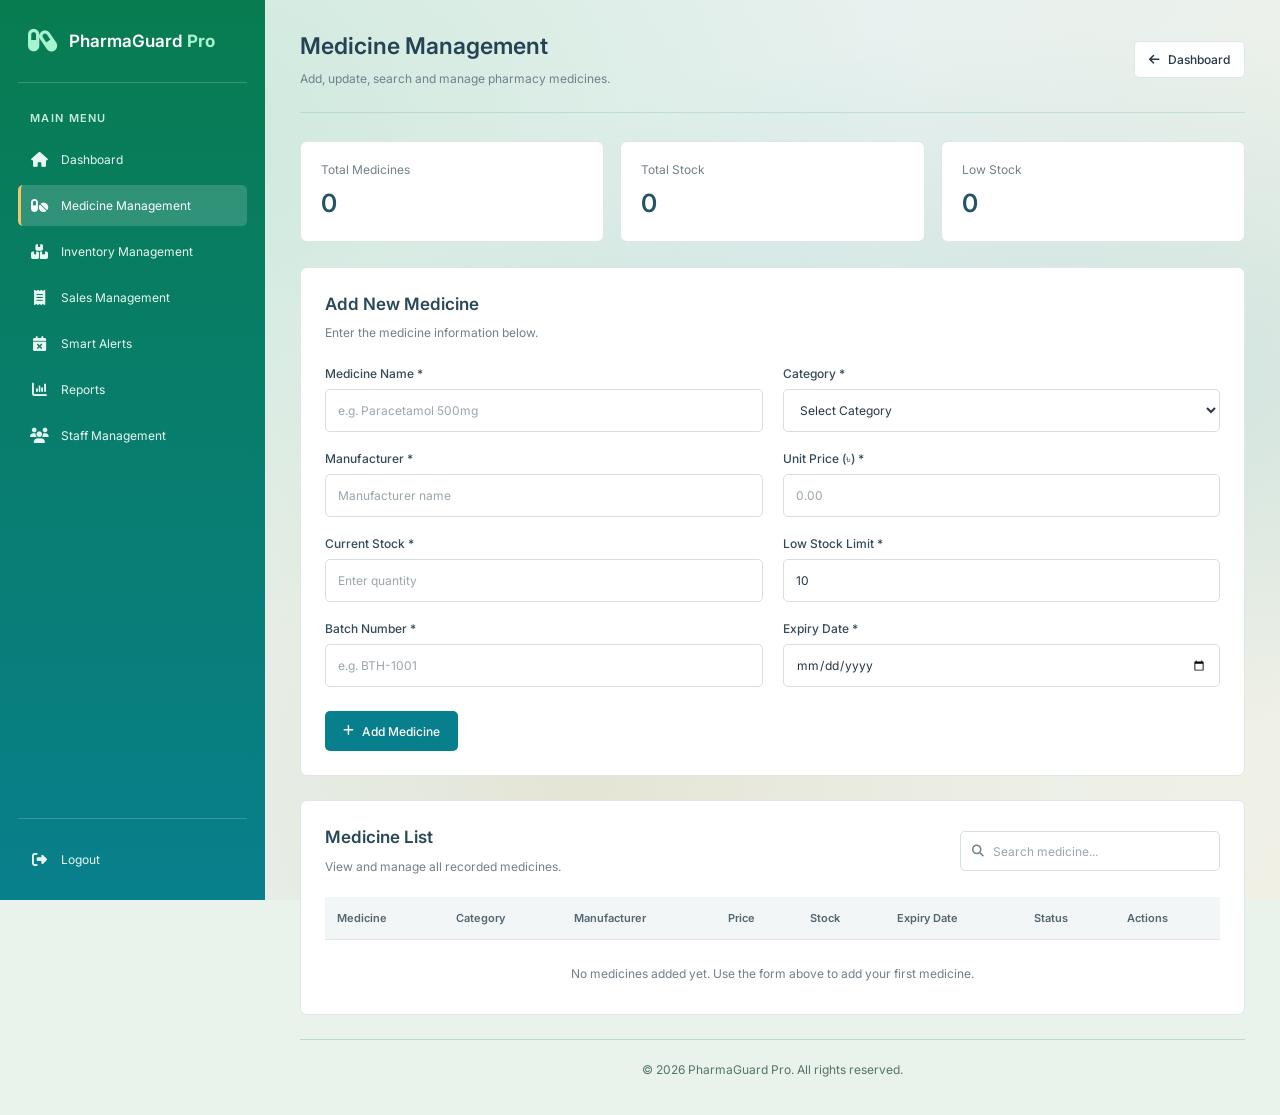
<file: medicine-management.html>
<!DOCTYPE html>
<html lang="en">
<head>
    <meta charset="UTF-8">
    <meta name="viewport" content="width=device-width, initial-scale=1.0">

    <title>Medicine Management | PharmaGuard Pro</title>

    <link rel="stylesheet" href="medicine-management.css">
    <link rel="preconnect" href="https://fonts.googleapis.com">
    <link href="https://fonts.googleapis.com/css2?family=Inter:wght@400;500;600;700;800&display=swap" rel="stylesheet">
    <link rel="stylesheet" href="https://cdnjs.cloudflare.com/ajax/libs/font-awesome/6.5.2/css/all.min.css">
</head>

<body>

    <aside class="sidebar">
        <a href="admin-dashboard.html" class="brand">
            <i class="fa-solid fa-capsules"></i>
            <span>PharmaGuard <b>Pro</b></span>
        </a>

        <p class="menu-heading">MAIN MENU</p>

        <nav class="sidebar-menu">
            <a href="admin-dashboard.html">
                <i class="fa-solid fa-house"></i> Dashboard
            </a>

            <a href="medicine-management.html" class="active">
                <i class="fa-solid fa-pills"></i> Medicine Management
            </a>

            <a href="inventory-management.html">
                <i class="fa-solid fa-boxes-stacked"></i> Inventory Management
            </a>

            <a href="sales-management.html">
                <i class="fa-solid fa-receipt"></i> Sales Management
            </a>

            <a href="smart-alerts.html">
                <i class="fa-solid fa-calendar-xmark"></i> Smart Alerts
            </a>

            <a href="reports.html">
                <i class="fa-solid fa-chart-column"></i> Reports
            </a>

            <a href="staff-management.html">
                <i class="fa-solid fa-users"></i> Staff Management
            </a>
        </nav>

        <div class="sidebar-bottom">
            <a href="index.html" class="logout">
                <i class="fa-solid fa-right-from-bracket"></i> Logout
            </a>
        </div>
    </aside>

    <main class="main-content">

        <header class="topbar">
            <div>
                <h1>Medicine Management</h1>
                <p>Add, update, search and manage pharmacy medicines.</p>
            </div>

            <a href="admin-dashboard.html" class="back-btn">
                <i class="fa-solid fa-arrow-left"></i> Dashboard
            </a>
        </header>

        <!-- Summary -->
        <section class="summary-grid">
            <div class="summary-card">
                <div class="summary-icon blue">
                    <i class="fa-solid fa-pills"></i>
                </div>
                <div>
                    <p>Total Medicines</p>
                    <h2 id="medicineCount">0</h2>
                </div>
            </div>

            <div class="summary-card">
                <div class="summary-icon green">
                    <i class="fa-solid fa-boxes-stacked"></i>
                </div>
                <div>
                    <p>Total Stock</p>
                    <h2 id="stockCount">0</h2>
                </div>
            </div>

            <div class="summary-card">
                <div class="summary-icon orange">
                    <i class="fa-solid fa-triangle-exclamation"></i>
                </div>
                <div>
                    <p>Low Stock</p>
                    <h2 id="lowStockCount">0</h2>
                </div>
            </div>
        </section>

        <!-- Add/Edit Form -->
        <section class="panel">
            <div class="panel-heading">
                <div>
                    <h2 id="formTitle">Add New Medicine</h2>
                    <p>Enter the medicine information below.</p>
                </div>
            </div>

            <form id="medicineForm">

                <input type="hidden" id="medicineId">

                <div class="form-grid">

                    <div class="form-group">
                        <label for="medicineName">Medicine Name *</label>
                        <input type="text" id="medicineName"
                               placeholder="e.g. Paracetamol 500mg"
                               required maxlength="100">
                    </div>

                    <div class="form-group">
                        <label for="category">Category *</label>
                        <select id="category" required>
                            <option value="">Select Category</option>
                            <option value="Tablet">Tablet</option>
                            <option value="Capsule">Capsule</option>
                            <option value="Syrup">Syrup</option>
                            <option value="Injection">Injection</option>
                            <option value="Drops">Drops</option>
                            <option value="Cream">Cream</option>
                            <option value="Other">Other</option>
                        </select>
                    </div>

                    <div class="form-group">
                        <label for="manufacturer">Manufacturer *</label>
                        <input type="text" id="manufacturer"
                               placeholder="Manufacturer name"
                               required maxlength="100">
                    </div>

                    <div class="form-group">
                        <label for="price">Unit Price (৳) *</label>
                        <input type="number" id="price"
                               placeholder="0.00" min="0.01"
                               step="0.01" required>
                    </div>

                    <div class="form-group">
                        <label for="stock">Current Stock *</label>
                        <input type="number" id="stock"
                               placeholder="Enter quantity"
                               min="0" step="1" required>
                    </div>

                    <div class="form-group">
                        <label for="lowStockLimit">Low Stock Limit *</label>
                        <input type="number" id="lowStockLimit"
                               value="10" min="0" step="1" required>
                    </div>

                    <div class="form-group">
                        <label for="batchNumber">Batch Number *</label>
                        <input type="text" id="batchNumber"
                               placeholder="e.g. BTH-1001"
                               required maxlength="50">
                    </div>

                    <div class="form-group">
                        <label for="expiryDate">Expiry Date *</label>
                        <input type="date" id="expiryDate" required>
                    </div>

                </div>

                <div class="form-actions">
                    <button type="submit" class="primary-btn" id="saveBtn">
                        <i class="fa-solid fa-plus"></i> Add Medicine
                    </button>

                    <button type="button" class="cancel-btn"
                            id="cancelBtn" hidden>
                        Cancel Edit
                    </button>
                </div>

            </form>
        </section>

        <!-- Medicine List -->
        <section class="panel">
            <div class="list-heading">
                <div>
                    <h2>Medicine List</h2>
                    <p>View and manage all recorded medicines.</p>
                </div>

                <div class="search-box">
                    <i class="fa-solid fa-magnifying-glass"></i>
                    <input type="search" id="searchInput"
                           placeholder="Search medicine...">
                </div>
            </div>

            <div class="table-wrapper">
                <table>
                    <thead>
                        <tr>
                            <th>Medicine</th>
                            <th>Category</th>
                            <th>Manufacturer</th>
                            <th>Price</th>
                            <th>Stock</th>
                            <th>Expiry Date</th>
                            <th>Status</th>
                            <th>Actions</th>
                        </tr>
                    </thead>

                    <tbody id="medicineTableBody"></tbody>
                </table>
            </div>

            <p id="emptyMessage" class="empty-message">
                No medicines added yet. Use the form above to add your first medicine.
            </p>
        </section>

        <footer class="footer">
            <p>&copy; 2026 PharmaGuard Pro. All rights reserved.</p>
        </footer>

    </main>

    <script src="medicine-management.js"></script>
</body>
</html>
</file>
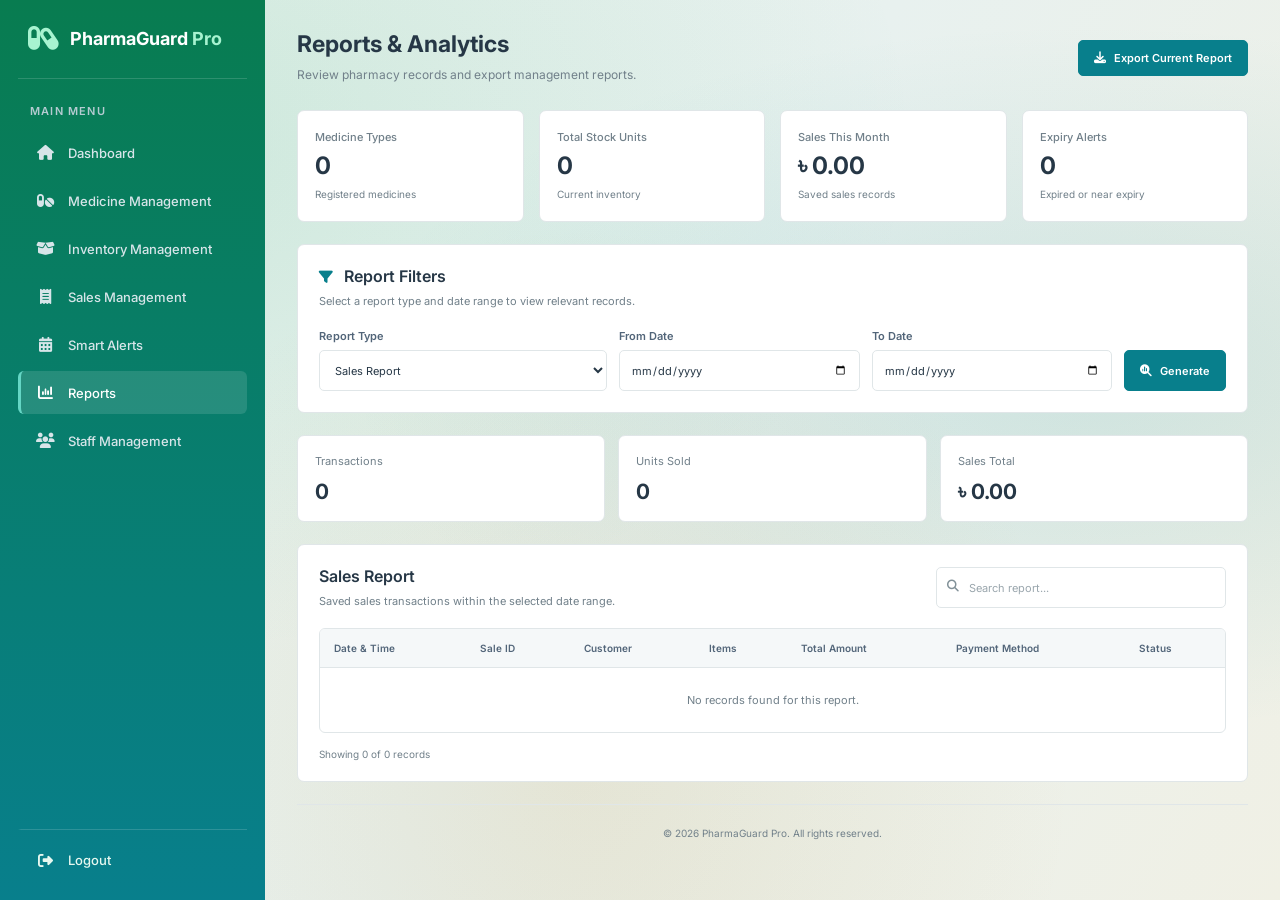
<file: reports.html>
<!DOCTYPE html>
<html lang="en">
<head>
    <meta charset="UTF-8">
    <meta name="viewport" content="width=device-width, initial-scale=1.0">
    <title>Reports | PharmaGuard Pro</title>
    <link rel="stylesheet" href="reports.css">
    <link rel="stylesheet" href="https://cdnjs.cloudflare.com/ajax/libs/font-awesome/6.5.0/css/all.min.css">
</head>
<body>
<div class="app">
    <aside class="sidebar" id="sidebar">
        <a class="brand" href="admin-dashboard.html">
            <i class="fa-solid fa-capsules"></i>
            <span>PharmaGuard <b>Pro</b></span>
        </a>
        <p class="menu-label">MAIN MENU</p>
        <nav class="menu">
            <a href="admin-dashboard.html"><i class="fa-solid fa-house"></i> Dashboard</a>
            <a href="medicine-management.html"><i class="fa-solid fa-pills"></i> Medicine Management</a>
            <a href="inventory-management.html"><i class="fa-solid fa-box-open"></i> Inventory Management</a>
            <a href="sales-management.html"><i class="fa-solid fa-receipt"></i> Sales Management</a>
            <a href="smart-alerts.html"><i class="fa-solid fa-calendar-days"></i> Smart Alerts</a>
            <a class="active" href="reports.html"><i class="fa-solid fa-chart-column"></i> Reports</a>
            <a href="staff-management.html"><i class="fa-solid fa-users"></i> Staff Management</a>
        </nav>
        <a class="logout" href="admin-login.html"><i class="fa-solid fa-right-from-bracket"></i> Logout</a>
    </aside>

    <main class="main">
        <header class="page-header">
            <div class="heading">
                <button class="mobile-menu" id="menuToggle" aria-label="Open menu">
                    <i class="fa-solid fa-bars"></i>
                </button>
                <div>
                    <h1>Reports & Analytics</h1>
                    <p>Review pharmacy records and export management reports.</p>
                </div>
            </div>
            <button class="primary-btn" id="exportAll">
                <i class="fa-solid fa-download"></i> Export Current Report
            </button>
        </header>

        <section class="stats-grid">
            <article class="stat-card">
                <div class="stat-icon blue"><i class="fa-solid fa-pills"></i></div>
                <div><p>Medicine Types</p><h2 id="medicineTypes">0</h2><small>Registered medicines</small></div>
            </article>
            <article class="stat-card">
                <div class="stat-icon green"><i class="fa-solid fa-boxes-stacked"></i></div>
                <div><p>Total Stock Units</p><h2 id="stockUnits">0</h2><small>Current inventory</small></div>
            </article>
            <article class="stat-card">
                <div class="stat-icon purple"><i class="fa-solid fa-sack-dollar"></i></div>
                <div><p>Sales This Month</p><h2 id="monthlySales">৳ 0.00</h2><small>Saved sales records</small></div>
            </article>
            <article class="stat-card">
                <div class="stat-icon orange"><i class="fa-solid fa-triangle-exclamation"></i></div>
                <div><p>Expiry Alerts</p><h2 id="expiryAlerts">0</h2><small>Expired or near expiry</small></div>
            </article>
        </section>

        <section class="panel filter-panel">
            <div>
                <h2><i class="fa-solid fa-filter"></i> Report Filters</h2>
                <p>Select a report type and date range to view relevant records.</p>
            </div>
            <div class="filters">
                <div class="field">
                    <label for="reportType">Report Type</label>
                    <select id="reportType">
                        <option value="sales">Sales Report</option>
                        <option value="medicines">Medicine Report</option>
                        <option value="inventory">Inventory Report</option>
                        <option value="expiry">Expiry Report</option>
                        <option value="stockHistory">Stock History Report</option>
                    </select>
                </div>
                <div class="field">
                    <label for="startDate">From Date</label>
                    <input type="date" id="startDate">
                </div>
                <div class="field">
                    <label for="endDate">To Date</label>
                    <input type="date" id="endDate">
                </div>
                <button class="primary-btn" id="generateReport">
                    <i class="fa-solid fa-magnifying-glass-chart"></i> Generate
                </button>
            </div>
        </section>

        <section class="report-metrics" id="reportMetrics"></section>

        <section class="panel report-panel">
            <div class="report-heading">
                <div>
                    <h2 id="reportTitle">Sales Report</h2>
                    <p id="reportSubtitle">Review saved sales transactions.</p>
                </div>
                <div class="search-box">
                    <i class="fa-solid fa-magnifying-glass"></i>
                    <input type="search" id="tableSearch" placeholder="Search report...">
                </div>
            </div>

            <div class="table-wrap">
                <table>
                    <thead id="reportHead"></thead>
                    <tbody id="reportBody"></tbody>
                </table>
                <div class="empty-state" id="emptyState">No records found for this report.</div>
            </div>
            <div class="table-footer" id="resultCount">0 records</div>
        </section>

        <footer>© 2026 PharmaGuard Pro. All rights reserved.</footer>
    </main>
</div>
<script src="reports.js"></script>
</body>
</html>
</file>
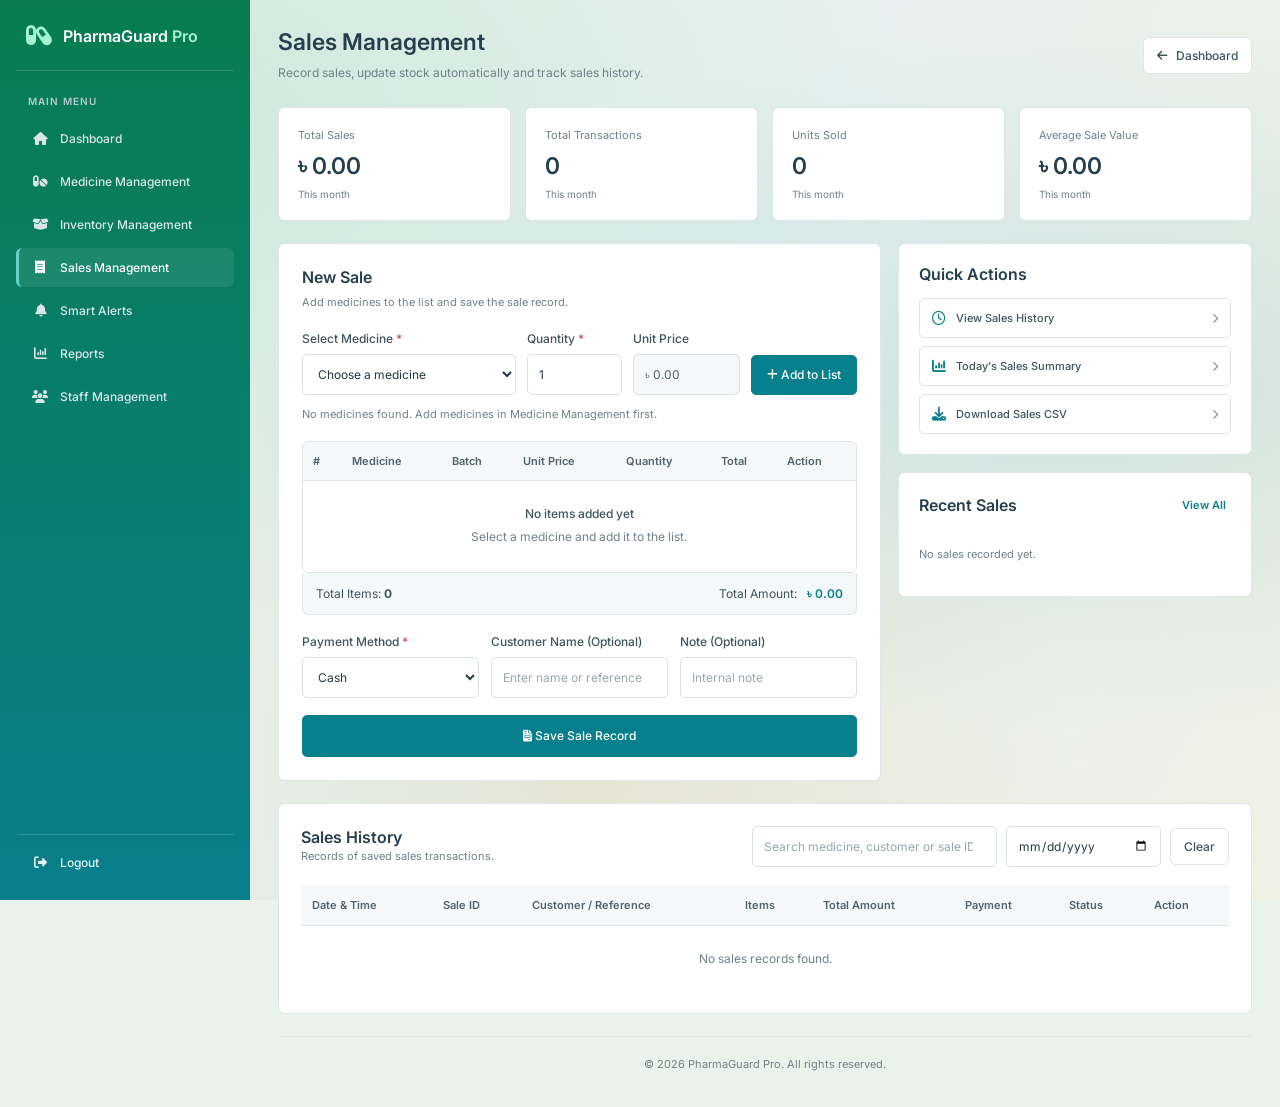
<file: sales-management.html>
<!DOCTYPE html>
<html lang="en">
<head>
    <meta charset="UTF-8">
    <meta name="viewport" content="width=device-width, initial-scale=1.0">
    <title>Sales Management | PharmaGuard Pro</title>
    <link rel="stylesheet" href="sales-management.css">
    <link rel="stylesheet"
          href="https://cdnjs.cloudflare.com/ajax/libs/font-awesome/6.5.0/css/all.min.css">
</head>
<body>
<div class="app">
    <aside class="sidebar" id="sidebar">
        <a class="brand" href="admin-dashboard.html">
            <i class="fa-solid fa-capsules"></i>
            <span>PharmaGuard <b>Pro</b></span>
        </a>

        <p class="menu-label">MAIN MENU</p>
        <nav class="menu">
    <a href="admin-dashboard.html">
        <i class="fa-solid fa-house"></i> Dashboard
    </a>

    <a href="medicine-management.html">
        <i class="fa-solid fa-pills"></i> Medicine Management
    </a>

    <a href="inventory-management.html">
        <i class="fa-solid fa-box-open"></i> Inventory Management
    </a>

    <a class="active" href="sales-management.html">
        <i class="fa-solid fa-receipt"></i> Sales Management
    </a>

    <a href="smart-alerts.html">
        <i class="fa-solid fa-bell"></i> Smart Alerts
    </a>

    <a href="reports.html">
        <i class="fa-solid fa-chart-column"></i> Reports
    </a>

    <a href="staff-management.html">
        <i class="fa-solid fa-users"></i> Staff Management
    </a>
</nav>

        <a class="logout" href="admin-login.html">
            <i class="fa-solid fa-right-from-bracket"></i> Logout
        </a>
    </aside>

    <main class="main">
        <header class="page-header">
            <div class="heading">
                <button class="mobile-menu" id="menuToggle" aria-label="Open menu">
                    <i class="fa-solid fa-bars"></i>
                </button>
                <div>
                    <h1>Sales Management</h1>
                    <p>Record sales, update stock automatically and track sales history.</p>
                </div>
            </div>
            <a class="dashboard-btn" href="admin-dashboard.html">
                <i class="fa-solid fa-arrow-left"></i> Dashboard
            </a>
        </header>

        <section class="stats-grid">
            <article class="stat-card">
                <div class="stat-icon blue"><i class="fa-solid fa-receipt"></i></div>
                <div><p>Total Sales</p><h2 id="totalSales">৳ 0.00</h2><small>This month</small></div>
            </article>
            <article class="stat-card">
                <div class="stat-icon green"><i class="fa-solid fa-cart-shopping"></i></div>
                <div><p>Total Transactions</p><h2 id="totalTransactions">0</h2><small>This month</small></div>
            </article>
            <article class="stat-card">
                <div class="stat-icon orange"><i class="fa-solid fa-pills"></i></div>
                <div><p>Units Sold</p><h2 id="unitsSold">0</h2><small>This month</small></div>
            </article>
            <article class="stat-card">
                <div class="stat-icon purple"><i class="fa-solid fa-sack-dollar"></i></div>
                <div><p>Average Sale Value</p><h2 id="averageSale">৳ 0.00</h2><small>This month</small></div>
            </article>
        </section>

        <section class="workspace">
            <article class="panel sale-panel">
                <div class="panel-heading">
                    <div class="heading-icon"><i class="fa-solid fa-file-circle-plus"></i></div>
                    <div><h2>New Sale</h2><p>Add medicines to the list and save the sale record.</p></div>
                </div>

                <form id="addItemForm">
                    <div class="medicine-fields">
                        <div class="field">
                            <label for="medicineSelect">Select Medicine <span>*</span></label>
                            <select id="medicineSelect" required>
                                <option value="">Choose a medicine</option>
                            </select>
                        </div>
                        <div class="field quantity-field">
                            <label for="quantity">Quantity <span>*</span></label>
                            <input id="quantity" type="number" min="1" step="1" value="1" required>
                        </div>
                        <div class="field price-field">
                            <label for="unitPrice">Unit Price</label>
                            <input id="unitPrice" type="text" value="৳ 0.00" readonly>
                        </div>
                        <button class="primary-btn add-btn" type="submit">
                            <i class="fa-solid fa-plus"></i> Add to List
                        </button>
                    </div>
                    <p class="stock-hint" id="stockHint">Choose a medicine to see its current stock.</p>
                </form>

                <div class="table-wrap cart-wrap">
                    <table>
                        <thead>
                            <tr>
                                <th>#</th><th>Medicine</th><th>Batch</th>
                                <th>Unit Price</th><th>Quantity</th><th>Total</th><th>Action</th>
                            </tr>
                        </thead>
                        <tbody id="cartBody"></tbody>
                    </table>
                    <div class="empty-cart" id="emptyCart">
                        <i class="fa-solid fa-cart-shopping"></i>
                        <strong>No items added yet</strong>
                        <p>Select a medicine and add it to the list.</p>
                    </div>
                </div>

                <div class="cart-total">
                    <span>Total Items: <b id="cartItems">0</b></span>
                    <span>Total Amount: <strong id="cartTotal">৳ 0.00</strong></span>
                </div>

                <form id="completeSaleForm">
                    <div class="checkout-fields">
                        <div class="field">
                            <label for="paymentMethod">Payment Method <span>*</span></label>
                            <select id="paymentMethod" required>
                                <option value="Cash">Cash</option>
                                <option value="Card">Card</option>
                                <option value="Mobile Banking">Mobile Banking</option>
                                <option value="Other">Other</option>
                            </select>
                        </div>
                        <div class="field">
                            <label for="customerName">Customer Name (Optional)</label>
                            <input id="customerName" type="text" maxlength="100"
                                   placeholder="Enter name or reference">
                        </div>
                        <div class="field">
                            <label for="saleNote">Note (Optional)</label>
                            <input id="saleNote" type="text" maxlength="250"
                                   placeholder="Internal note">
                        </div>
                    </div>
                    <button class="primary-btn complete-btn" type="submit">
                        <i class="fa-solid fa-file-invoice"></i> Save Sale Record
                    </button>
                </form>
            </article>

            <aside class="right-column">
                <section class="panel quick-panel">
                    <div class="panel-heading compact">
                        <div class="heading-icon"><i class="fa-solid fa-bolt"></i></div>
                        <h2>Quick Actions</h2>
                    </div>
                    <button class="quick-action" id="focusHistory">
                        <i class="fa-regular fa-clock"></i><span>View Sales History</span>
                        <i class="fa-solid fa-chevron-right"></i>
                    </button>
                    <button class="quick-action" id="todaySummary">
                        <i class="fa-solid fa-chart-column"></i><span>Today's Sales Summary</span>
                        <i class="fa-solid fa-chevron-right"></i>
                    </button>
                    <button class="quick-action" id="downloadReport">
                        <i class="fa-solid fa-download"></i><span>Download Sales CSV</span>
                        <i class="fa-solid fa-chevron-right"></i>
                    </button>
                </section>

                <section class="panel recent-panel">
                    <div class="panel-heading compact">
                        <div class="heading-icon"><i class="fa-solid fa-file-lines"></i></div>
                        <h2>Recent Sales</h2>
                        <button class="text-btn" id="viewAll">View All</button>
                    </div>
                    <div id="recentSales" class="recent-list"></div>
                </section>
            </aside>
        </section>

        <section class="panel history-panel" id="historySection">
            <div class="history-heading">
                <div class="panel-heading compact">
                    <div class="heading-icon"><i class="fa-regular fa-clock"></i></div>
                    <div><h2>Sales History</h2><p>Records of saved sales transactions.</p></div>
                </div>
                <div class="history-filters">
                    <input id="historySearch" type="search" placeholder="Search medicine, customer or sale ID...">
                    <input id="dateFilter" type="date" aria-label="Filter by date">
                    <button class="outline-btn" id="clearFilters" type="button">Clear</button>
                </div>
            </div>

            <div class="table-wrap">
                <table>
                    <thead>
                        <tr>
                            <th>Date &amp; Time</th><th>Sale ID</th><th>Customer / Reference</th>
                            <th>Items</th><th>Total Amount</th><th>Payment</th><th>Status</th><th>Action</th>
                        </tr>
                    </thead>
                    <tbody id="salesHistoryBody"></tbody>
                </table>
                <div class="empty-history" id="emptyHistory">No sales records found.</div>
            </div>
        </section>

        <footer>© 2026 PharmaGuard Pro. All rights reserved.</footer>
    </main>
</div>

<script src="sales-management.js"></script>
</body>
</html>
</file>
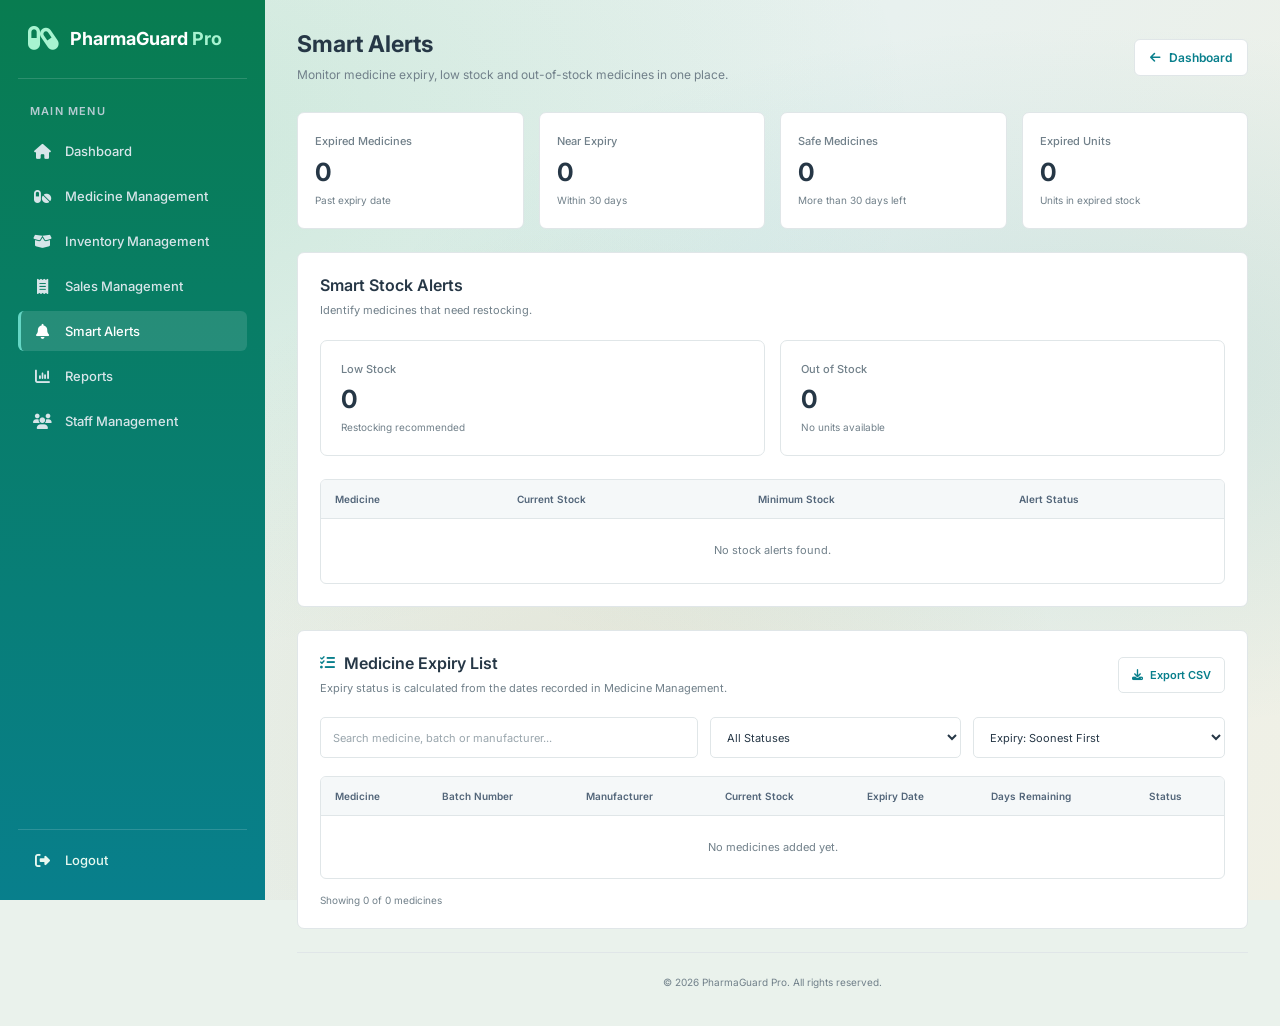
<file: smart-alerts.html>
<!DOCTYPE html>
<html lang="en">

<head>
    <meta charset="UTF-8">
    <meta name="viewport" content="width=device-width, initial-scale=1.0">

    <title>Smart Alerts | PharmaGuard Pro</title>

    <link rel="stylesheet" href="smart-alerts.css">

    <link rel="stylesheet"
          href="https://cdnjs.cloudflare.com/ajax/libs/font-awesome/6.5.0/css/all.min.css">
</head>

<body>

<div class="app">

    <!-- SIDEBAR -->
    <aside class="sidebar" id="sidebar">

        <a class="brand" href="admin-dashboard.html">
            <i class="fa-solid fa-capsules"></i>
            <span>PharmaGuard <b>Pro</b></span>
        </a>

        <p class="menu-label">MAIN MENU</p>

        <nav class="menu">

            <a href="admin-dashboard.html">
                <i class="fa-solid fa-house"></i>
                Dashboard
            </a>

            <a href="medicine-management.html">
                <i class="fa-solid fa-pills"></i>
                Medicine Management
            </a>

            <a href="inventory-management.html">
                <i class="fa-solid fa-box-open"></i>
                Inventory Management
            </a>

            <a href="sales-management.html">
                <i class="fa-solid fa-receipt"></i>
                Sales Management
            </a>

            <a class="active" href="smart-alerts.html">
                <i class="fa-solid fa-bell"></i>
                Smart Alerts
            </a>

            <a href="reports.html">
                <i class="fa-solid fa-chart-column"></i>
                Reports
            </a>

            <a href="staff-management.html">
                <i class="fa-solid fa-users"></i>
                Staff Management
            </a>

        </nav>

        <a class="logout" href="admin-login.html">
            <i class="fa-solid fa-right-from-bracket"></i>
            Logout
        </a>

    </aside>


    <!-- MAIN CONTENT -->
    <main class="main">

        <!-- PAGE HEADER -->
        <header class="page-header">

            <div class="heading">

                <button class="mobile-menu"
                        id="menuToggle"
                        aria-label="Open menu"
                        type="button">
                    <i class="fa-solid fa-bars"></i>
                </button>

                <div>
                    <h1>
                        Smart Alerts
                    </h1>

                    <p>
                        Monitor medicine expiry, low stock and
                        out-of-stock medicines in one place.
                    </p>
                </div>

            </div>

            <a class="dashboard-btn" href="admin-dashboard.html">
                <i class="fa-solid fa-arrow-left"></i>
                Dashboard
            </a>

        </header>


        <!-- EXPIRY SUMMARY -->
        <section class="stats-grid">

            <article class="stat-card">

                <div class="stat-icon red">
                    <i class="fa-solid fa-triangle-exclamation"></i>
                </div>

                <div>
                    <p>Expired Medicines</p>
                    <h2 id="expiredCount">0</h2>
                    <small>Past expiry date</small>
                </div>

            </article>


            <article class="stat-card">

                <div class="stat-icon orange">
                    <i class="fa-solid fa-clock"></i>
                </div>

                <div>
                    <p>Near Expiry</p>
                    <h2 id="nearCount">0</h2>
                    <small>Within 30 days</small>
                </div>

            </article>


            <article class="stat-card">

                <div class="stat-icon green">
                    <i class="fa-solid fa-shield-heart"></i>
                </div>

                <div>
                    <p>Safe Medicines</p>
                    <h2 id="safeCount">0</h2>
                    <small>More than 30 days left</small>
                </div>

            </article>


            <article class="stat-card">

                <div class="stat-icon blue">
                    <i class="fa-solid fa-boxes-stacked"></i>
                </div>

                <div>
                    <p>Expired Units</p>
                    <h2 id="expiredUnits">0</h2>
                    <small>Units in expired stock</small>
                </div>

            </article>

        </section>


        <!-- SMART STOCK ALERTS -->
        <section class="panel" id="stockAlertsPanel">

            <div class="panel-header">

                <div>
                    <h2>
                        Smart Stock Alerts
                    </h2>

                    <p>
                        Identify medicines that need restocking.
                    </p>
                </div>

            </div>


            <!-- STOCK ALERT CARDS -->
            <div id="stockAlertCards" class="stats-grid">

                <!-- LOW STOCK -->
                <article class="stat-card alert-stat-card">

                    <div class="alert-card-main">

                        <div class="stat-icon orange">
                            <i class="fa-solid fa-arrow-trend-down"></i>
                        </div>

                        <div class="alert-card-info">
                            <p>Low Stock</p>
                            <h2 id="lowStockCount">0</h2>
                            <small>Restocking recommended</small>
                        </div>

                    </div>

                </article>


                <!-- OUT OF STOCK -->
                <article class="stat-card alert-stat-card">

                    <div class="alert-card-main">

                        <div class="stat-icon red">
                            <i class="fa-solid fa-box-open"></i>
                        </div>

                        <div class="alert-card-info">
                            <p>Out of Stock</p>
                            <h2 id="outOfStockCount">0</h2>
                            <small>No units available</small>
                        </div>

                    </div>

                </article>

            </div>


            <!-- STOCK ALERT TABLE -->
            <div class="table-wrap">

                <table>

                    <thead>
                        <tr>
                            <th>Medicine</th>
                            <th>Current Stock</th>
                            <th>Minimum Stock</th>
                            <th>Alert Status</th>
                        </tr>
                    </thead>

                    <tbody id="stockAlertTableBody">

                        <tr>
                            <td colspan="4">
                                Stock alerts will appear here.
                            </td>
                        </tr>

                    </tbody>

                </table>

            </div>

        </section>


        <!-- MEDICINE EXPIRY LIST -->
        <section class="panel">

            <div class="panel-header">

                <div>
                    <h2>
                        <i class="fa-solid fa-list-check"></i>
                        Medicine Expiry List
                    </h2>

                    <p>
                        Expiry status is calculated from the dates
                        recorded in Medicine Management.
                    </p>
                </div>

                <button class="outline-btn"
                        id="downloadExpiry"
                        type="button">

                    <i class="fa-solid fa-download"></i>
                    Export CSV

                </button>

            </div>


            <!-- SEARCH AND FILTERS -->
            <div class="filters">

                <input
                    type="search"
                    id="expirySearch"
                    placeholder="Search medicine, batch or manufacturer..."
                    aria-label="Search medicines"
                >

                <select id="statusFilter"
                        aria-label="Filter by expiry status">

                    <option value="all">All Statuses</option>
                    <option value="expired">Expired</option>
                    <option value="near">Near Expiry</option>
                    <option value="safe">Safe</option>
                    <option value="unknown">No Expiry Date</option>

                </select>

                <select id="sortFilter"
                        aria-label="Sort expiry list">

                    <option value="soonest">Expiry: Soonest First</option>
                    <option value="latest">Expiry: Latest First</option>
                    <option value="name">Medicine Name A–Z</option>
                    <option value="stock">Stock: Highest First</option>

                </select>

            </div>


            <!-- EXPIRY TABLE -->
            <div class="table-wrap">

                <table>

                    <thead>
                        <tr>
                            <th>Medicine</th>
                            <th>Batch Number</th>
                            <th>Manufacturer</th>
                            <th>Current Stock</th>
                            <th>Expiry Date</th>
                            <th>Days Remaining</th>
                            <th>Status</th>
                        </tr>
                    </thead>

                    <tbody id="expiryTableBody"></tbody>

                </table>

                <div class="empty-state" id="emptyState">
                    No medicines match this filter.
                </div>

            </div>


            <div class="table-footer" id="resultCount">
                Showing 0 medicines
            </div>

        </section>


        <!-- FOOTER -->
        <footer>
            © 2026 PharmaGuard Pro. All rights reserved.
        </footer>

    </main>

</div>


<!-- JAVASCRIPT -->
<script src="smart-alerts.js"></script>

</body>
</html>
</file>
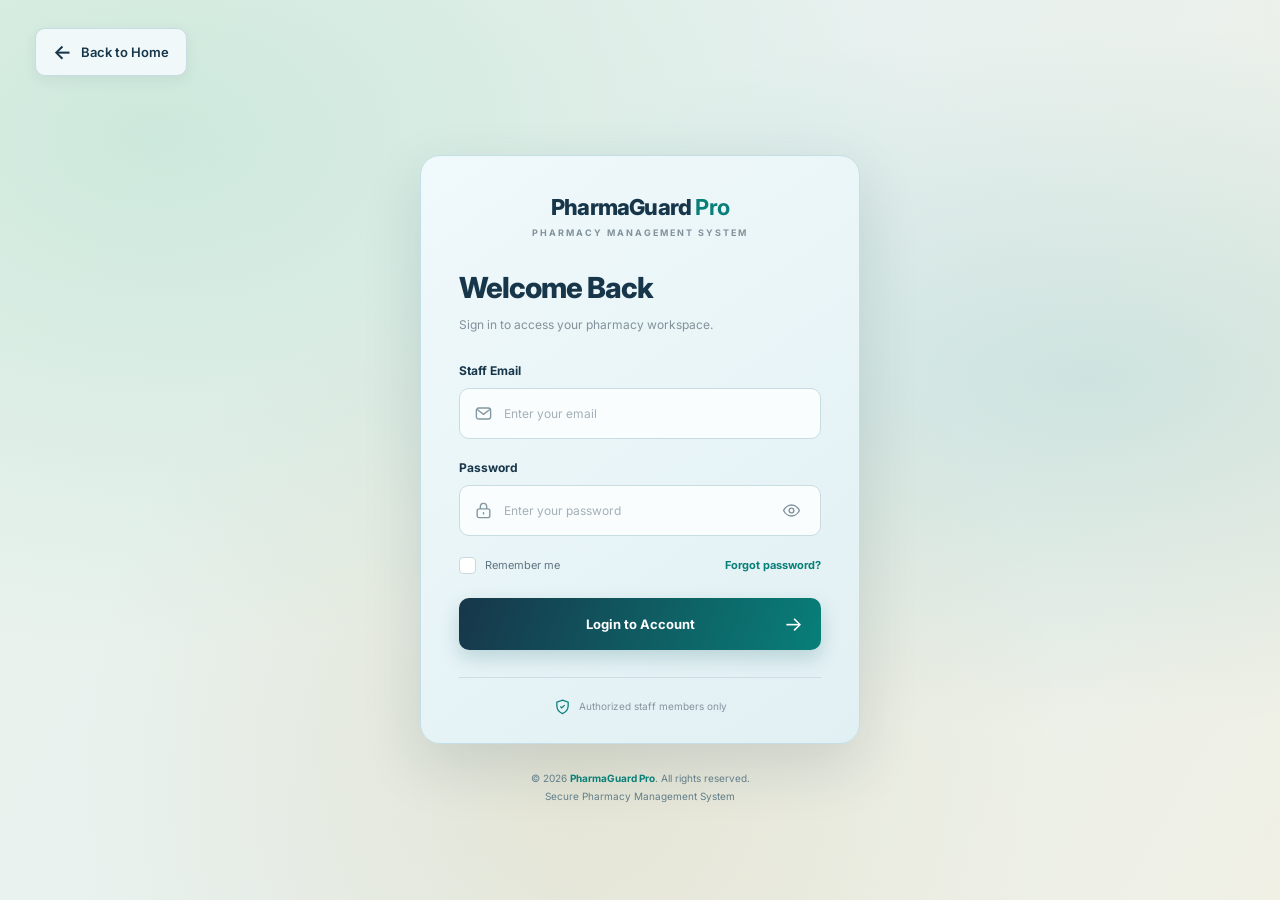
<file: staff-login.html>
<!DOCTYPE html>
<html lang="en">
<head>
    <meta charset="UTF-8">
    <meta name="viewport" content="width=device-width, initial-scale=1.0">

    <title>Staff Login | PharmaGuard Pro</title>

    <link rel="preconnect" href="https://fonts.googleapis.com">
    <link rel="preconnect" href="https://fonts.gstatic.com" crossorigin>
    <link href="https://fonts.googleapis.com/css2?family=Inter:wght@400;500;600;700;800&display=swap" rel="stylesheet">

    <link rel="stylesheet" href="staff-login.css">
</head>
<body>

    <main class="page-wrapper">

        <a href="index.html" class="back-home">
            <span class="back-arrow">&larr;</span>
            Back to Home
        </a>

        <section class="login-card">

            <div class="brand">

                <div class="brand-name">
                    PharmaGuard <span>Pro</span>
                </div>

                <p class="brand-caption">
                    PHARMACY MANAGEMENT SYSTEM
                </p>
            </div>

            <div class="heading">
                <h1>Welcome Back</h1>
                <p>Sign in to access your pharmacy workspace.</p>
            </div>

            <form id="staffLoginForm">

                <div class="form-group">
                    <label for="staffEmail">Staff Email</label>

                    <div class="input-wrapper">
                        <svg class="input-icon" viewBox="0 0 24 24"
                             fill="none" stroke="currentColor"
                             stroke-width="1.7">
                            <rect x="3" y="5" width="18" height="14"
                                  rx="3"/>
                            <path d="M4 7L12 13L20 7"/>
                        </svg>

                        <input
                            type="email"
                            id="staffEmail"
                            name="email"
                            placeholder="Enter your email"
                            autocomplete="off"
                            required
                        >

                        <button type="button" class="clear-email"
                                id="clearEmail"
                                aria-label="Clear email"
                                hidden>&times;</button>
                    </div>
                </div>

                <div class="form-group">
                    <div class="label-row">
                        <label for="staffPassword">Password</label>
                    </div>

                    <div class="input-wrapper">
                        <svg class="input-icon" viewBox="0 0 24 24"
                             fill="none" stroke="currentColor"
                             stroke-width="1.7">
                            <rect x="4" y="10" width="16" height="11"
                                  rx="2.5"/>
                            <path d="M8 10V7A4 4 0 0 1 16 7V10"/>
                            <path d="M12 14V17"/>
                        </svg>

                        <input
                            type="password"
                            id="staffPassword"
                            name="password"
                            placeholder="Enter your password"
                            autocomplete="new-password"
                            required
                        >

                        <button type="button" class="password-toggle"
                                id="togglePassword"
                                aria-label="Show password"
                                aria-pressed="false">
                            <svg id="eyeIcon" viewBox="0 0 24 24"
                                 fill="none" stroke="currentColor"
                                 stroke-width="1.7">
                                <path d="M2 12S5.5 5 12 5S22 12 22 12S18.5 19 12 19S2 12 2 12Z"/>
                                <circle cx="12" cy="12" r="3"/>
                            </svg>
                        </button>
                    </div>
                </div>

                <div class="options-row">
                    <label class="remember-option">
                        <input type="checkbox" id="rememberMe"
                               name="remember">
                        <span class="custom-check"></span>
                        Remember me
                    </label>

                    <a href="staff-forgot-password.html"
                       class="forgot-link">
                        Forgot password?
                    </a>
                </div>

                <button type="submit" class="login-button">
                    <span>Login to Account</span>
                    <span class="button-arrow">&rarr;</span>
                </button>

                <p id="loginMessage" class="login-message"
                   role="status" aria-live="polite"></p>

            </form>

            <div class="security-note">
                <svg viewBox="0 0 24 24" fill="none"
                     stroke="currentColor" stroke-width="1.8">
                    <path d="M12 3L20 6V11C20 16 16.5 20 12 22C7.5 20 4 16 4 11V6L12 3Z"/>
                    <path d="M9 12L11 14L15 10"/>
                </svg>

                <span>Authorized staff members only</span>
            </div>

        </section>

        <footer class="page-footer">
            &copy; 2026 <span>PharmaGuard Pro</span>.
            All rights reserved.
            <br>
            Secure Pharmacy Management System
        </footer>

    </main>

    <script>
        const form = document.getElementById("staffLoginForm");
        const emailInput = document.getElementById("staffEmail");
        const passwordInput = document.getElementById("staffPassword");
        const togglePassword = document.getElementById("togglePassword");
        const eyeIcon = document.getElementById("eyeIcon");
        const clearEmail = document.getElementById("clearEmail");
        const rememberMe = document.getElementById("rememberMe");
        const loginMessage = document.getElementById("loginMessage");

        // Show or hide password
        togglePassword.addEventListener("click", function () {
            const show = passwordInput.type === "password";

            passwordInput.type = show ? "text" : "password";

            togglePassword.setAttribute(
                "aria-label", show ? "Hide password" : "Show password"
            );

            togglePassword.setAttribute("aria-pressed", String(show));

            eyeIcon.innerHTML = show
                ? '<path d="M3 3L21 21"/><path d="M10.6 10.6A2 2 0 0 0 13.4 13.4"/><path d="M9.9 5.2A10.8 10.8 0 0 1 12 5C18.5 5 22 12 22 12A15 15 0 0 1 18.8 16"/><path d="M6.2 6.2C3.5 8.1 2 12 2 12S5.5 19 12 19C13.5 19 14.9 18.6 16.1 18"/>'
                : '<path d="M2 12S5.5 5 12 5S22 12 22 12S18.5 19 12 19S2 12 2 12Z"/><circle cx="12" cy="12" r="3"/>';
        });

        // Clear email
        function updateClearButton() {
            clearEmail.hidden = emailInput.value.length === 0;
        }

        emailInput.addEventListener("input", updateClearButton);

        clearEmail.addEventListener("click", function () {
            emailInput.value = "";
            updateClearButton();
            emailInput.focus();
        });

        // Remember email only when selected
        try {
            const savedEmail = localStorage.getItem(
                "pharmaguard_staff_email"
            );

            if (savedEmail) {
                emailInput.value = savedEmail;
                rememberMe.checked = true;
                updateClearButton();
            }
        } catch (error) {
            // Storage may be unavailable.
        }

        // Frontend demonstration only
        form.addEventListener("submit", function (event) {
            event.preventDefault();

            if (!form.reportValidity()) return;

            try {
                if (rememberMe.checked) {
                    localStorage.setItem(
                        "pharmaguard_staff_email",
                        emailInput.value.trim()
                    );
                } else {
                    localStorage.removeItem("pharmaguard_staff_email");
                }
            } catch (error) {
                // Continue if browser storage is unavailable.
            }

            loginMessage.textContent =
                "Staff login is not connected yet. Backend authentication will be added later.";

            loginMessage.className = "login-message info";
        });
    </script>

</body>
</html>
</file>
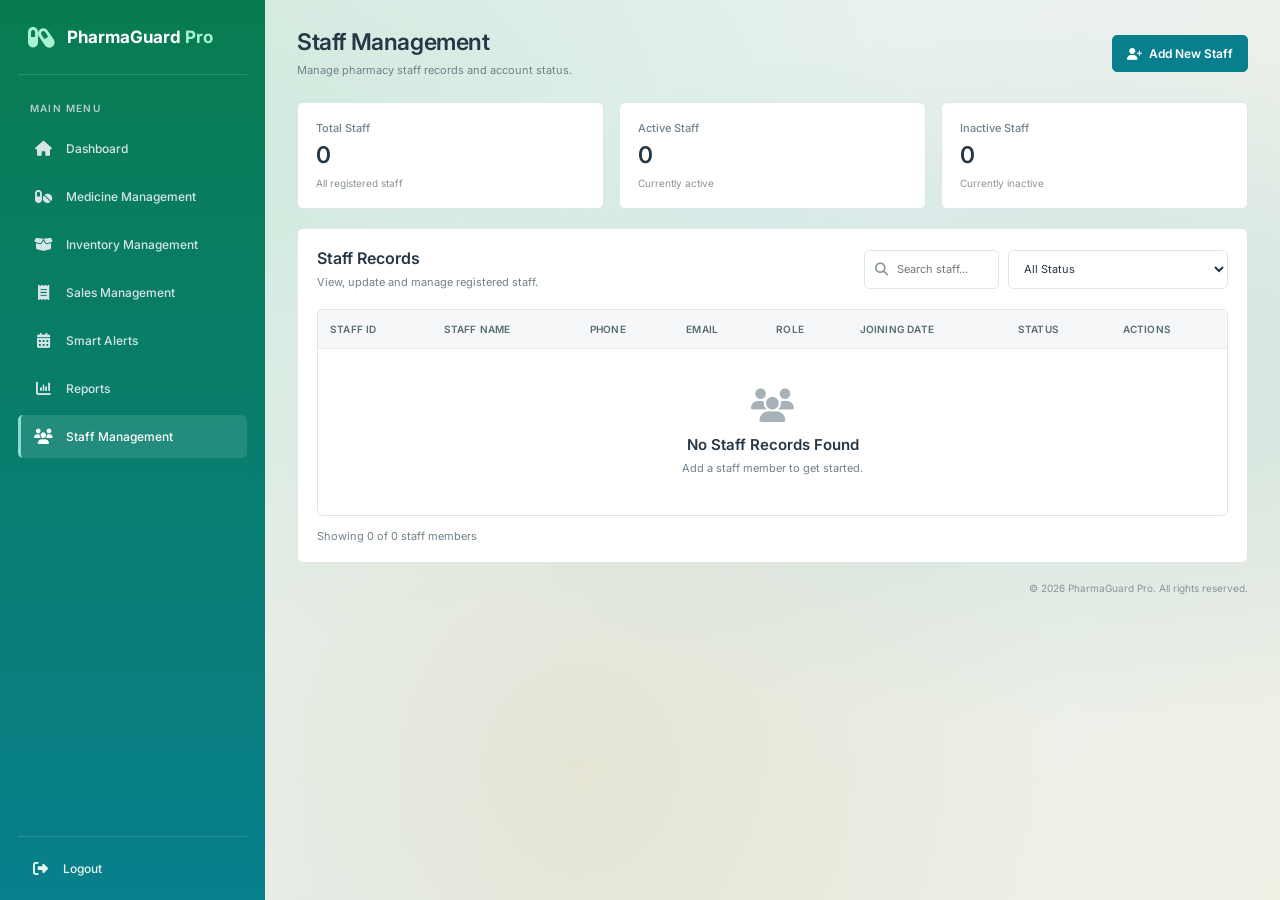
<file: staff-management.html>
<!DOCTYPE html>
<html lang="en">
<head>
    <meta charset="UTF-8">
    <meta name="viewport" content="width=device-width, initial-scale=1.0">
    <title>Staff Management | PharmaGuard Pro</title>

    <link rel="stylesheet" href="staff-management.css">
    <link rel="stylesheet"
          href="https://cdnjs.cloudflare.com/ajax/libs/font-awesome/6.5.0/css/all.min.css">
</head>
<body>

<div class="app">

    <aside class="sidebar" id="sidebar">
        <a class="brand" href="admin-dashboard.html">
            <i class="fa-solid fa-capsules"></i>
            <span>PharmaGuard <b>Pro</b></span>
        </a>

        <p class="menu-label">MAIN MENU</p>

        <nav class="menu">
            <a href="admin-dashboard.html">
                <i class="fa-solid fa-house"></i> Dashboard
            </a>

            <a href="medicine-management.html">
                <i class="fa-solid fa-pills"></i> Medicine Management
            </a>

            <a href="inventory-management.html">
                <i class="fa-solid fa-box-open"></i> Inventory Management
            </a>

            <a href="sales-management.html">
                <i class="fa-solid fa-receipt"></i> Sales Management
            </a>

            <a href="smart-alerts.html">
                <i class="fa-solid fa-calendar-days"></i> Smart Alerts
            </a>

            <a href="reports.html">
                <i class="fa-solid fa-chart-column"></i> Reports
            </a>

            <a class="active" href="staff-management.html">
                <i class="fa-solid fa-users"></i> Staff Management
            </a>
        </nav>

        <a class="logout" href="admin-login.html">
            <i class="fa-solid fa-right-from-bracket"></i> Logout
        </a>
    </aside>

    <main class="main">

        <header class="page-header">
            <div class="heading">
                <button class="mobile-menu" id="menuToggle"
                        aria-label="Open menu">
                    <i class="fa-solid fa-bars"></i>
                </button>

                <div>
                    <h1>Staff Management</h1>
                    <p>Manage pharmacy staff records and account status.</p>
                </div>
            </div>

            <button class="primary-btn" id="addStaffBtn">
                <i class="fa-solid fa-user-plus"></i> Add New Staff
            </button>
        </header>

        <section class="stats-grid">

            <article class="stat-card">
                <div class="stat-icon blue">
                    <i class="fa-solid fa-users"></i>
                </div>
                <div>
                    <p>Total Staff</p>
                    <h2 id="totalStaff">0</h2>
                    <small>All registered staff</small>
                </div>
            </article>

            <article class="stat-card">
                <div class="stat-icon green">
                    <i class="fa-solid fa-user-check"></i>
                </div>
                <div>
                    <p>Active Staff</p>
                    <h2 id="activeStaff">0</h2>
                    <small>Currently active</small>
                </div>
            </article>

            <article class="stat-card">
                <div class="stat-icon orange">
                    <i class="fa-solid fa-user-clock"></i>
                </div>
                <div>
                    <p>Inactive Staff</p>
                    <h2 id="inactiveStaff">0</h2>
                    <small>Currently inactive</small>
                </div>
            </article>

        </section>

        <section class="panel">

            <div class="toolbar">
                <div>
                    <h2>Staff Records</h2>
                    <p>View, update and manage registered staff.</p>
                </div>

                <div class="filters">
                    <div class="search-box">
                        <i class="fa-solid fa-magnifying-glass"></i>
                        <input type="search" id="staffSearch"
                               placeholder="Search staff...">
                    </div>

                    <select id="statusFilter" aria-label="Filter by status">
                        <option value="all">All Status</option>
                        <option value="Active">Active</option>
                        <option value="Inactive">Inactive</option>
                    </select>
                </div>
            </div>

            <div class="table-wrap">
                <table>
                    <thead>
                        <tr>
                            <th>Staff ID</th>
                            <th>Staff Name</th>
                            <th>Phone</th>
                            <th>Email</th>
                            <th>Role</th>
                            <th>Joining Date</th>
                            <th>Status</th>
                            <th>Actions</th>
                        </tr>
                    </thead>

                    <tbody id="staffTableBody"></tbody>
                </table>

                <div class="empty-state" id="emptyState">
                    <i class="fa-solid fa-users"></i>
                    <h3>No Staff Records Found</h3>
                    <p>Add a staff member to get started.</p>
                </div>
            </div>

            <div class="table-footer" id="resultCount">
                0 staff members
            </div>

        </section>

        <footer>
            © 2026 PharmaGuard Pro. All rights reserved.
        </footer>

    </main>
</div>

<!-- Add/Edit Staff Modal -->
<div class="modal-overlay" id="staffModal">
    <div class="modal">

        <div class="modal-header">
            <div>
                <h2 id="modalTitle">Add New Staff</h2>
                <p>Enter the staff member's information.</p>
            </div>

            <button type="button" class="close-btn" id="closeModal"
                    aria-label="Close">
                <i class="fa-solid fa-xmark"></i>
            </button>
        </div>

        <form id="staffForm">

            <input type="hidden" id="editStaffId">

            <div class="form-grid">

                <div class="field">
                    <label for="staffName">Full Name *</label>
                    <input type="text" id="staffName"
                           placeholder="Enter full name"
                           maxlength="100" required>
                </div>

                <div class="field">
                    <label for="staffPhone">Phone Number *</label>
                    <input type="tel" id="staffPhone"
                           placeholder="Enter phone number"
                           maxlength="25" required>
                </div>

                <div class="field">
                    <label for="staffEmail">Email Address *</label>
                    <input type="email" id="staffEmail"
                           placeholder="staff@example.com"
                           maxlength="150" required>
                </div>

                <div class="field">
                    <label for="staffRole">Staff Role *</label>
                    <select id="staffRole" required>
                        <option value="">Select Role</option>
                        <option value="Pharmacist">Pharmacist</option>
                        <option value="Assistant Pharmacist">Assistant Pharmacist</option>
                        <option value="Inventory Manager">Inventory Manager</option>
                        <option value="Sales Staff">Sales Staff</option>
                        <option value="Storekeeper">Storekeeper</option>
                        <option value="Other">Other</option>
                    </select>
                </div>

                <div class="field">
                    <label for="joiningDate">Joining Date *</label>
                    <input type="date" id="joiningDate" required>
                </div>

                <div class="field">
                    <label for="staffStatus">Account Status *</label>
                    <select id="staffStatus" required>
                        <option value="Active">Active</option>
                        <option value="Inactive">Inactive</option>
                    </select>
                </div>

            </div>

            <div class="modal-actions">
                <button type="button" class="secondary-btn" id="cancelBtn">
                    Cancel
                </button>

                <button type="submit" class="primary-btn" id="saveStaffBtn">
                    <i class="fa-solid fa-floppy-disk"></i> Save Staff
                </button>
            </div>

        </form>
    </div>
</div>

<script src="staff-management.js"></script>
</body>
</html>
</file>
<file: style.css>
/* =========================================
   PHARMAGUARD PRO
   Main Stylesheet
========================================= */

:root {
    --primary: #123b50;
    --primary-dark: #0b2939;
    --primary-light: #20576b;

    --teal: #0d9488;
    --teal-dark: #08786f;
    --green: #24a06b;

    --background: #f5f8fa;
    --surface: #ffffff;
    --surface-soft: #edf5f5;

    --text: #233746;
    --text-muted: #6b7c88;

    --border: #dfe8ed;

    --danger: #d94c52;
    --warning: #d88a19;
    --success: #198754;

    --shadow-sm: 0 4px 14px rgba(18,59,80,.06);
    --shadow-md: 0 12px 30px rgba(18,59,80,.09);

    --radius-sm: 8px;
    --radius-md: 14px;
    --radius-lg: 22px;

    --container: 1160px;
    --transition: .25s ease;
}

/* GLOBAL */

* {
    margin: 0;
    padding: 0;
    box-sizing: border-box;
}

html {
    scroll-behavior: smooth;
    scroll-padding-top: 90px;
}

body {
    font-family: "Inter", sans-serif;
    color: var(--text);
    background: var(--background);
    line-height: 1.7;
    font-size: 15px;
    overflow-x: hidden;
}

img {
    max-width: 100%;
    display: block;
}

a {
    text-decoration: none;
    color: inherit;
}

button,
input,
textarea {
    font: inherit;
}

.container {
    width: min(var(--container), calc(100% - 40px));
    margin-inline: auto;
}

.section {
    padding: 88px 0;
}

.section-heading {
    max-width: 680px;
    margin: 0 auto 42px;
    text-align: center;
}

.section-heading h2,
.about-content h2 {
    color: var(--primary-dark);
    font-size: clamp(27px, 3.2vw, 39px);
    line-height: 1.25;
    letter-spacing: -1px;
    margin-top: 10px;
    font-weight: 600;
}

.section-heading > p {
    color: var(--text-muted);
    margin-top: 13px;
    line-height: 1.8;
}

.section-label {
    display: inline-block;
    color: var(--teal-dark);
    font-size: 11px;
    font-weight: 600;
    letter-spacing: 1.7px;
    text-transform: uppercase;
}


/* BUTTONS */

.btn {
    min-height: 46px;
    padding: 11px 19px;
    display: inline-flex;
    justify-content: center;
    align-items: center;
    gap: 9px;
    border: 1px solid transparent;
    border-radius: var(--radius-sm);
    font-size: 13px;
    font-weight: 600;
    cursor: pointer;
    transition: var(--transition);
}

.btn:hover {
    transform: translateY(-2px);
}

.btn-primary {
    background: var(--teal);
    color: #fff;
    border-color: var(--teal);
}

.btn-primary:hover {
    background: var(--teal-dark);
    border-color: var(--teal-dark);
}

.btn-outline {
    background: transparent;
    color: var(--primary);
    border-color: var(--border);
}

.btn-outline:hover {
    background: var(--surface-soft);
    border-color: var(--teal);
}

.btn-light {
    background: #fff;
    color: var(--primary);
    border-color: #fff;
}


/* =========================================
   NAVBAR
   Current HTML structure preserved
========================================= */

.site-header {
    position: sticky;
    top: 0;
    z-index: 1000;
    width: 100%;
    background: rgba(255,255,255,.97);
    border-bottom: 1px solid rgba(223,232,237,.9);
    backdrop-filter: blur(12px);
    -webkit-backdrop-filter: blur(12px);
}

.navbar {
    position: relative;
    min-height: 78px;
    display: flex;
    justify-content: space-between;
    align-items: center;
    gap: 20px;
}

/* Logo left */

.logo {
    display: inline-flex;
    align-items: center;
    gap: 11px;
    color: var(--primary-dark);
    font-size: 19px;
    font-weight: 600;
    letter-spacing: -.5px;
    white-space: nowrap;
    flex-shrink: 0;
}

.logo strong {
    color: var(--teal);
}

.logo-icon {
    width: 42px;
    height: 42px;
    display: inline-flex;
    align-items: center;
    justify-content: center;
    border-radius: 12px;
    background: var(--primary);
    color: #fff;
    font-size: 19px;
}

/* Menu centered */

.nav-menu {
    display: flex;
    align-items: center;
    justify-content: center;
    gap: 25px;

    position: absolute;
    left: 50%;
    transform: translateX(-50%);
}

.nav-link {
    position: relative;
    color: #526674;
    font-size: 12px;
    font-weight: 500;
    white-space: nowrap;
    transition: color var(--transition);
}

.nav-link::after {
    content: "";
    position: absolute;
    left: 0;
    bottom: -8px;
    width: 0;
    height: 2px;
    background: var(--teal);
    transition: width var(--transition);
}

.nav-link:hover {
    color: var(--teal-dark);
}

.nav-link:hover::after {
    width: 100%;
}

/* Login buttons inside nav-menu */

.nav-actions {
    position: absolute;
    left: calc(100% + 95px);
    top: 50%;
    transform: translateY(-50%);

    display: flex;
    align-items: center;
    justify-content: flex-end;
    gap: 12px;
    white-space: nowrap;
}

.nav-actions .btn {
    min-height: 40px;
    min-width: 112px;
    padding: 9px 13px;
    display: inline-flex;
    align-items: center;
    justify-content: center;
    gap: 7px;
    border-radius: 7px;
    font-size: 11px;
    font-weight: 600;
    white-space: nowrap;
}

/* Mobile menu controls */

.menu-toggle,
.menu-icon {
    display: none;
}


/* =========================================
   HERO
========================================= */

.hero {
    position: relative;
    isolation: isolate;
    min-height: 550px;
    display: flex;
    align-items: center;
    overflow: hidden;
    background: linear-gradient(
        120deg,
        #f4fbfa 0%,
        #eaf7f6 50%,
        #f5fbfa 100%
    );
}

.hero-overlay {
    position: absolute;
    inset: 0;
    z-index: -1;
    background: transparent;
}

.hero-content {
    padding-top: 80px;
    padding-bottom: 80px;
    color: var(--primary);
}

.hero h1 {
    max-width: 700px;
    color: #123b50;
    font-size: clamp(36px, 4.5vw, 54px);
    font-weight: 500;
    line-height: 1.25;
    letter-spacing: -.8px;
}

.hero h1 span {
    color: #159779;
    font-weight: 500;
}

.hero-content > p {
    max-width: 570px;
    margin-top: 22px;
    color: #526b76;
    font-size: 14px;
    line-height: 1.8;
}

.hero-actions {
    display: flex;
    flex-wrap: wrap;
    align-items: center;
    gap: 12px;
    margin-top: 30px;
}


/* =========================================
   DASHBOARD
========================================= */

.live-dashboard {
    background: #f2f7f9;
}

.dashboard-heading {
    display: flex;
    justify-content: center;
    align-items: center;
    text-align: center;
}

.dashboard-heading > div:first-child {
    max-width: 650px;
    width: 100%;
    margin: 0 auto;
}

.dashboard-heading > div:first-child > p {
    margin-left: auto;
    margin-right: auto;
}

.dashboard-status {
    display: none;
}

.status-dot {
    width: 8px;
    height: 8px;
    border-radius: 50%;
    background: var(--green);
}

.dashboard-group {
    margin-top: 33px;
}

.dashboard-group-title {
    display: flex;
    align-items: center;
    gap: 10px;
    margin-bottom: 16px;
    color: var(--primary);
    font-size: 16px;
    font-weight: 600;
}

.dashboard-group-title > i {
    color: var(--teal);
}

.dashboard-metrics {
    display: grid;
    grid-template-columns: repeat(4, minmax(0,1fr));
    gap: 17px;
}

.dashboard-metric {
    min-width: 0;
    min-height: 112px;
    padding: 15px 17px;
    border: 1px solid var(--border);
    border-radius: var(--radius-md);
    background: #fff;
    box-shadow: 0 2px 8px rgba(18,59,80,.035);
    transition: var(--transition);
}

.dashboard-metric:hover {
    transform: translateY(-3px);
    border-color: #b8dcd8;
    box-shadow: var(--shadow-sm);
}

.metric-top {
    display: flex;
    justify-content: space-between;
    align-items: center;
    gap: 10px;
    color: var(--text-muted);
    font-size: 12px;
    font-weight: 500;
}

.metric-icon {
    display: none !important;
}

.dashboard-metric > h3 {
    margin-top: 12px;
    color: var(--primary-dark);
    font-size: 23px;
    font-weight: 500;
    line-height: 1.3;
    overflow-wrap: anywhere;
}

.dashboard-metric > p {
    margin-top: 4px;
    color: var(--text-muted);
    font-size: 10px;
}

.alert-card,
.alert-low,
.alert-out,
.alert-expired,
.alert-near {
    background: #fff !important;
    border: 1px solid #e2e9ed !important;
    box-shadow: 0 2px 8px rgba(18,59,80,.035);
}

.view-details-btn {
    display: inline-flex;
    align-items: center;
    gap: 8px;
    margin-top: 17px;
    color: var(--teal-dark);
    font-size: 11px;
    font-weight: 600;
    transition: gap var(--transition);
}

.view-details-btn:hover {
    gap: 13px;
}

.dashboard-updated {
    display: flex;
    align-items: center;
    gap: 8px;
    margin-top: 24px;
    color: var(--text-muted);
    font-size: 11px;
}

.dashboard-updated i {
    color: var(--teal);
}


/* =========================================
   ABOUT
========================================= */

.about-section {
    background: linear-gradient(110deg, #f7fbfb, #edf7f6);
}

.about-grid {
    display: grid;
    grid-template-columns: 1fr 1fr;
    align-items: center;
    gap: 45px;
}

.about-content {
    max-width: 760px;
}

.about-content h2 {
    max-width: 560px;
    margin-bottom: 20px;
}

.about-content > p {
    margin-top: 13px;
    color: var(--text-muted);
    line-height: 1.9;
}

/* About Image Show */
.about-visual {
    display: flex !important;
    align-items: center;
    justify-content: center;
    width: 100%;
    min-height: 300px;
    visibility: visible !important;
    opacity: 1 !important;
}

.about-visual img {
    display: block !important;
    width: 100%;
    max-width: 480px;
    height: 320px;
    object-fit: cover;
    border-radius: 18px;
    visibility: visible !important;
    opacity: 1 !important;
}

/* Mobile Responsive */
@media (max-width: 768px) {
    .about-grid {
        grid-template-columns: 1fr;
        gap: 25px;
    }

    .about-visual {
        min-height: 220px;
    }

    .about-visual img {
        max-width: 100%;
        height: 240px;
    }
}

/* =========================================
   CONTACT
========================================= */

.contact-section {
    background: var(--background);
}

.contact-grid {
    display: grid;
    grid-template-columns: .85fr 1.15fr;
    gap: 45px;
    align-items: start;
}

.contact-info {
    display: grid;
    gap: 16px;
}

.contact-item {
    display: flex;
    align-items: flex-start;
    gap: 16px;
    padding: 20px;
    border: 1px solid var(--border);
    border-radius: var(--radius-md);
    background: #fff;
}

.contact-icon {
    width: 44px;
    height: 44px;
    flex-shrink: 0;
    display: flex;
    align-items: center;
    justify-content: center;
    border-radius: 12px;
    background: #e7f6f2;
    color: var(--teal-dark);
    font-size: 17px;
}

.contact-item h3 {
    color: var(--primary);
    font-size: 13px;
}

.contact-item p {
    margin-top: 5px;
    color: var(--text-muted);
    font-size: 12px;
    overflow-wrap: anywhere;
}

.contact-item a:hover {
    color: var(--teal-dark);
}

.contact-form {
    padding: 28px;
    border: 1px solid var(--border);
    border-radius: var(--radius-lg);
    background: #fff;
    box-shadow: var(--shadow-sm);
}

.form-group {
    display: grid;
    gap: 8px;
    margin-bottom: 19px;
}

.form-group label {
    color: var(--primary);
    font-size: 12px;
    font-weight: 600;
}

.form-group input,
.form-group textarea {
    width: 100%;
    padding: 13px 14px;
    border: 1px solid #d8e3e8;
    border-radius: var(--radius-sm);
    background: #fbfdfe;
    color: var(--text);
    font-size: 13px;
    outline: none;
    transition: var(--transition);
}

.form-group input:focus,
.form-group textarea:focus {
    border-color: var(--teal);
    box-shadow: 0 0 0 3px rgba(13,148,136,.09);
}

.form-group textarea {
    min-height: 130px;
    resize: vertical;
}

.contact-form button {
    border: 0;
}

.form-status {
    margin-top: 12px;
    font-size: 12px;
    color: var(--text-muted);
}


/* =========================================
   FOOTER
========================================= */

.site-footer {
    padding: 43px 0 20px;
    background: #081f2c;
    color: #c4d3da;
}

.footer-content {
    display: grid;
    grid-template-columns: 1.3fr .8fr 1fr;
    align-items: start;
    gap: 55px;
    text-align: left;
}

.footer-brand {
    max-width: 330px;
}

.footer-logo {
    color: #fff;
    font-size: 20px;
}

.footer-logo .logo-icon {
    background: #fff;
    color: #138c78;
}

.footer-brand p {
    margin-top: 17px;
    color: #b0c3cc;
    font-size: 12px;
    line-height: 1.9;
}

.footer-navigation h3,
.footer-contact h3 {
    margin-bottom: 20px;
    color: #fff;
    font-size: 15px;
    font-weight: 600;
}

.footer-links {
    display: flex;
    flex-direction: column;
    align-items: flex-start;
    gap: 13px;
}

.footer-links a {
    color: #d4e1e6;
    font-size: 11px;
    transition: color var(--transition);
}

.footer-links a:hover {
    color: #69e0c3;
    padding-left: 4px;
}

.footer-contact p {
    display: flex;
    align-items: center;
    gap: 11px;
    margin-bottom: 15px;
    color: #c6d5dc;
    font-size: 12px;
}

.footer-contact i {
    min-width: 15px;
    color: #58d7b7;
}

.footer-bottom {
    margin-top: 30px;
    padding-top: 18px;
    display: flex;
    justify-content: space-between;
    align-items: center;
    gap: 20px;
    border-top: 1px solid rgba(255,255,255,.12);
}

.footer-bottom p,
.footer-bottom a {
    color: #a9bec8;
    font-size: 10px;
}

.footer-bottom a {
    display: inline-flex;
    align-items: center;
    gap: 8px;
}

.footer-bottom a:hover {
    color: #69e0c3;
}


/* =========================================
   LAPTOP
========================================= */

@media (min-width: 801px) and (max-width: 1250px) {

    .container {
        width: calc(100% - 36px);
    }

    .navbar {
        gap: 12px;
    }

    .logo {
        font-size: 16px;
        gap: 7px;
    }

    .logo-icon {
        width: 36px;
        height: 36px;
        font-size: 16px;
    }

    .nav-menu {
        gap: 15px;
    }

    .nav-link {
        font-size: 11px;
    }

    .nav-actions {
        left: calc(100% + 35px);
        gap: 7px;
    }

    .nav-actions .btn {
        min-width: 94px;
        padding: 9px 9px;
        font-size: 10px;
    }
}


/* =========================================
   TABLET AND MOBILE
========================================= */

@media (max-width: 800px) {

    .navbar {
        min-height: 72px;
        display: flex;
        justify-content: space-between;
        align-items: center;
        flex-wrap: wrap;
        gap: 0;
    }

    .logo {
        font-size: 17px;
    }

    .logo-icon {
        width: 38px;
        height: 38px;
        font-size: 17px;
    }

    .menu-icon {
        width: 42px;
        height: 42px;
        display: inline-flex;
        align-items: center;
        justify-content: center;
        border: 1px solid var(--border);
        border-radius: 9px;
        background: #fff;
        color: var(--primary);
        font-size: 20px;
        cursor: pointer;
        order: 2;
    }

    .menu-toggle {
        display: none;
    }

    .nav-menu {
        position: static;
        left: auto;
        transform: none;

        display: none;
        order: 3;
        width: 100%;

        align-items: stretch;
        flex-direction: column;
        gap: 0;

        padding: 8px 0 0;
        border-top: 1px solid var(--border);
    }

    .menu-toggle:checked ~ .nav-menu {
        display: flex;
    }

    .nav-link {
        padding: 12px 4px;
        border-bottom: 1px solid #edf1f4;
        font-size: 13px;
    }

    .nav-link::after {
        display: none;
    }

    .nav-actions {
        position: static;
        transform: none;

        display: none;
        order: 4;
        width: 100%;

        flex-direction: row;
        gap: 10px;

        padding: 12px 0 18px;
    }

    .menu-toggle:checked ~ .nav-menu .nav-actions {
        display: flex;
    }

    .nav-actions .btn {
        flex: 1;
        min-width: 0;
        width: 100%;
        padding: 10px 8px;
        font-size: 11px;
    }

    .hero {
        min-height: 510px;
    }

    .hero-content {
        padding-top: 70px;
        padding-bottom: 70px;
    }

    .dashboard-metrics {
        grid-template-columns: repeat(2,minmax(0,1fr));
    }

    .contact-grid {
        grid-template-columns: 1fr;
        gap: 30px;
    }

    .footer-content {
        grid-template-columns: 1fr 1fr;
        gap: 35px;
    }

    .footer-brand {
        grid-column: 1 / -1;
    }
}


/* =========================================
   SMALL MOBILE
========================================= */

@media (max-width: 480px) {

    .container {
        width: calc(100% - 28px);
    }

    .section {
        padding: 62px 0;
    }

    .section-heading h2,
    .about-content h2 {
        font-size: 27px;
    }

    .logo {
        gap: 8px;
        font-size: 15px;
    }

    .logo-icon {
        width: 35px;
        height: 35px;
        font-size: 15px;
    }

    .nav-actions {
        gap: 8px;
    }

    .hero {
        min-height: 480px;
    }

    .hero-content {
        padding-top: 58px;
        padding-bottom: 58px;
    }

    .hero h1 {
        font-size: 37px;
    }

    .hero-content > p {
        font-size: 13px;
    }

    .hero-actions {
        align-items: stretch;
        flex-direction: column;
    }

    .hero-actions .btn {
        width: 100%;
    }

    .dashboard-metrics {
        gap: 10px;
    }

    .dashboard-metric {
        min-height: 105px;
        padding: 14px 12px;
        border-radius: 11px;
    }

    .metric-top {
        font-size: 10px;
    }

    .dashboard-metric > h3 {
        font-size: 21px;
    }

    .dashboard-group-title {
        font-size: 14px;
    }

    .contact-form {
        padding: 20px 15px;
    }

    .footer-content {
        grid-template-columns: 1fr;
        gap: 28px;
    }

    .footer-brand {
        grid-column: auto;
    }

    .footer-bottom {
        align-items: center;
        flex-direction: column;
        text-align: center;
        gap: 12px;
    }
}


/* ACCESSIBILITY */

@media (prefers-reduced-motion: reduce) {
    *,
    *::before,
    *::after {
        scroll-behavior: auto !important;
        transition-duration: .01ms !important;
    }
}

.dashboard-group h3 {
    margin-bottom: 14px;
    padding-bottom: 6px;
    line-height: 1.4;
}

.dashboard-group h3 + * {
    margin-top: 4px;
}

/* =====================================
   LIVE DASHBOARD - CLEAN PROFESSIONAL UI
===================================== */

.live-dashboard {
    background: #f5f7f8;
    color: #263746;
}

.live-dashboard .dashboard-heading {
    display: flex;
    align-items: center;
    justify-content: space-between;
    gap: 22px;
    margin-bottom: 38px;
}

.live-dashboard .dashboard-heading h2 {
    color: #244454;
    font-weight: 600;
    letter-spacing: -0.5px;
}

.live-dashboard .dashboard-heading p {
    color: #71808a;
    line-height: 1.8;
}

/* Animated LIVE circle */
.live-dashboard .dashboard-status {
    display: inline-flex;
    align-items: center;
    gap: 9px;
    flex-shrink: 0;
    padding: 9px 14px;
    border: 1px solid #dce7e7;
    border-radius: 50px;
    background: #ffffff;
    color: #244454;
    font-size: 11px;
    font-weight: 700;
    letter-spacing: 1px;
}

.live-dashboard .live-indicator {
    width: 11px;
    height: 11px;
    display: inline-block;
    border-radius: 50%;
    background: #10b981;
    animation: liveColorChange 3s ease-in-out infinite;
}

@keyframes liveColorChange {
    0%, 100% {
        background: #10b981;
        box-shadow: 0 0 5px #10b981;
    }

    33% {
        background: #087f8c;
        box-shadow: 0 0 9px #087f8c;
    }

    66% {
        background: #e5a323;
        box-shadow: 0 0 9px #e5a323;
    }
}

/* Section groups */
.live-dashboard .dashboard-group {
    margin: 0 0 38px;
}

.live-dashboard .dashboard-group > h3 {
    margin: 0 0 20px;
    padding-bottom: 13px;
    border-bottom: 1px solid #dfe6e8;
    color: #315564;
    font-size: 15px;
    font-weight: 600;
}

/* Remove card appearance */
.live-dashboard .dashboard-metrics {
    display: grid;
    grid-template-columns: repeat(4, minmax(0, 1fr));
    gap: 0;
    background: transparent;
}

.live-dashboard .dashboard-metric {
    min-width: 0;
    padding: 12px 23px;
    background: transparent;
    border: 0;
    border-left: 1px solid #dfe6e8;
    border-radius: 0;
    box-shadow: none;
    transition: none;
}

.live-dashboard .dashboard-metric:first-child {
    padding-left: 0;
    border-left: 0;
}

/* Hide decorative metric icons */
.live-dashboard .metric-icon {
    display: none !important;
}

.live-dashboard .metric-top {
    display: block;
    margin-bottom: 12px;
    color: #71808a;
    font-size: 12px;
    font-weight: 500;
}

.live-dashboard .dashboard-metric h3 {
    margin: 0 0 8px;
    color: #245363;
    font-size: 30px;
    font-weight: 600;
    line-height: 1.3;
    overflow-wrap: anywhere;
}

.live-dashboard .dashboard-metric p {
    margin: 0;
    color: #829099;
    font-size: 12px;
    line-height: 1.7;
}

/* Alert metrics remain simple, not boxed */
.live-dashboard .alert-card {
    border-radius: 0;
    box-shadow: none;
}

.live-dashboard .alert-card.alert-low {
    border-left: 0;
}

.live-dashboard .alert-card.alert-out,
.live-dashboard .alert-card.alert-expired,
.live-dashboard .alert-card.alert-near {
    border-left: 1px solid #dfe6e8;
}

/* Alert detail links */
.live-dashboard .view-details-btn {
    display: inline-flex;
    align-items: center;
    gap: 7px;
    margin-top: 14px;
    color: #087f8c;
    font-size: 12px;
    font-weight: 600;
    text-decoration: none;
}

.live-dashboard .view-details-btn:hover {
    color: #075e68;
}

/* Last updated */
.live-dashboard .dashboard-updated {
    display: flex;
    align-items: center;
    flex-wrap: wrap;
    gap: 8px;
    margin: 8px 0 0;
    padding-top: 18px;
    border-top: 1px solid #dfe6e8;
    color: #71808a;
    font-size: 11px;
}

.live-dashboard .dashboard-updated i {
    color: #087f8c;
}

/* Tablet and mobile */
@media (max-width: 768px) {
    .live-dashboard .dashboard-heading {
        align-items: flex-start;
        gap: 14px;
    }

    .live-dashboard .dashboard-metrics {
        grid-template-columns: repeat(2, minmax(0, 1fr));
        row-gap: 24px;
    }

    .live-dashboard .dashboard-metric {
        padding: 10px 14px;
    }

    .live-dashboard .dashboard-metric:nth-child(odd) {
        padding-left: 0;
        border-left: 0;
    }

    .live-dashboard .dashboard-metric:nth-child(even) {
        border-left: 1px solid #dfe6e8;
    }

    .live-dashboard .dashboard-metric h3 {
        font-size: 26px;
    }
}

@media (max-width: 420px) {
    .live-dashboard .dashboard-heading {
        flex-direction: column;
    }

    .live-dashboard .dashboard-heading h2 {
        font-size: 22px;
    }

    .live-dashboard .dashboard-status {
        padding: 7px 11px;
    }

    .live-dashboard .dashboard-metric h3 {
        font-size: 23px;
    }

    .live-dashboard .dashboard-metric p {
        font-size: 11px;
    }
}

/* =====================================
   FULL LIVE BUTTON COLOR ANIMATION
===================================== */

.live-dashboard .dashboard-status {
    position: relative;
    display: inline-flex;
    align-items: center;
    justify-content: center;
    gap: 8px;
    min-width: 88px;
    padding: 8px 13px;
    border: 1px solid #10b981;
    border-radius: 50px;
    background: #10b981;
    color: #ffffff;
    font-size: 11px;
    font-weight: 700;
    letter-spacing: 1px;
    animation: liveButtonColor 4s ease-in-out infinite;
}

.live-dashboard .live-indicator {
    width: 8px;
    height: 8px;
    border-radius: 50%;
    background: #ffffff;
    box-shadow: 0 0 5px #ffffff;
    animation: liveDotPulse 1s ease-in-out infinite;
}

/* LIVE BUTTON - OUTWARD GLOW ANIMATION */

.live-dashboard .dashboard-status {
    position: relative;
    z-index: 1;
    overflow: visible;
    animation: liveButtonGlow 3s ease-in-out infinite;
}

@keyframes liveButtonGlow {
    0%, 100% {
        background: #10b981;
        border-color: #10b981;
        box-shadow:
            0 0 5px #10b981,
            0 0 12px #10b981,
            0 0 22px #10b981;
    }

    33% {
        background: #087f8c;
        border-color: #087f8c;
        box-shadow:
            0 0 7px #087f8c,
            0 0 18px #087f8c,
            0 0 32px #087f8c;
    }

    66% {
        background: #d99a18;
        border-color: #d99a18;
        box-shadow:
            0 0 7px #d99a18,
            0 0 18px #d99a18,
            0 0 32px #d99a18;
    }
}

@keyframes liveDotPulse {
    0%, 100% {
        opacity: 1;
        transform: scale(1);
    }

    50% {
        opacity: 0.55;
        transform: scale(0.8);
    }
}

/* =====================================
   COMPACT HORIZONTAL METRIC SECTIONS
===================================== */

.live-dashboard .dashboard-group {
    margin-bottom: 25px;
}

.live-dashboard .dashboard-group > h3 {
    margin-bottom: 12px;
    padding-bottom: 9px;
    font-size: 14px;
}

.live-dashboard .dashboard-metrics {
    gap: 0;
}

.live-dashboard .dashboard-metric {
    padding: 7px 15px;
}

.live-dashboard .dashboard-metric:first-child {
    padding-left: 0;
}

.live-dashboard .metric-top {
    margin-bottom: 7px;
    font-size: 11px;
}

.live-dashboard .dashboard-metric h3 {
    margin-bottom: 5px;
    font-size: 25px;
    line-height: 1.25;
}

.live-dashboard .dashboard-metric p {
    font-size: 11px;
    line-height: 1.5;
}

.live-dashboard .view-details-btn {
    margin-top: 9px;
    font-size: 11px;
}

.live-dashboard .dashboard-updated {
    margin-top: 3px;
    padding-top: 12px;
}

/* Mobile compact layout */
@media (max-width: 768px) {
    .live-dashboard .dashboard-group {
        margin-bottom: 23px;
    }

    .live-dashboard .dashboard-metric {
        padding: 7px 12px;
    }

    .live-dashboard .dashboard-metric h3 {
        font-size: 23px;
    }
}

@media (max-width: 420px) {
    .live-dashboard .dashboard-metric h3 {
        font-size: 21px;
    }

    .live-dashboard .dashboard-metric p {
        font-size: 10px;
    }

    .live-dashboard .dashboard-status {
        min-width: 82px;
        padding: 7px 11px;
    }
}


/* =========================================
   PHARMAGUARD PRO - HERO BUTTON ANIMATION
   Always Running: Green → Teal → Amber
========================================= */

.hero-actions .btn-primary,
.hero-actions .btn-light {
    position: relative;
    display: inline-flex;
    align-items: center;
    justify-content: center;
    gap: 9px;

    color: #ffffff !important;
    background: #10b981 !important;
    border: 1px solid #10b981 !important;
    border-radius: 6px;

    animation: heroLiveButtonGlow 3s ease-in-out infinite !important;

    transition: transform 0.3s ease;
    overflow: visible;
    z-index: 1;
}

/* Always running color and outward glow */
@keyframes heroLiveButtonGlow {

    0%, 100% {
        background: #10b981;
        border-color: #10b981;

        box-shadow:
            0 0 5px #10b981,
            0 0 12px #10b981,
            0 0 22px #10b981;
    }

    33% {
        background: #087f8c;
        border-color: #087f8c;

        box-shadow:
            0 0 7px #087f8c,
            0 0 18px #087f8c,
            0 0 32px #087f8c;
    }

    66% {
        background: #d99a18;
        border-color: #d99a18;

        box-shadow:
            0 0 7px #d99a18,
            0 0 18px #d99a18,
            0 0 32px #d99a18;
    }
}

/* Hover effect without stopping animation */
.hero-actions .btn-primary:hover,
.hero-actions .btn-light:hover {
    transform: translateY(-3px);
}

/* Keep arrow icon visible */
.hero-actions .btn-primary i {
    color: #ffffff;
}

/* Mobile button layout */
@media (max-width: 480px) {
    .hero-actions .btn-primary,
    .hero-actions .btn-light {
        min-width: 135px;
    }
}

/* Accessibility */
@media (prefers-reduced-motion: reduce) {
    .hero-actions .btn-primary,
    .hero-actions .btn-light {
        animation: none !important;
    }
}


/* =========================================
   PHARMAGUARD PRO
   COMPACT PROFESSIONAL HOME PAGE
========================================= */

/* Global container */
:root {
    --container: 1080px;
}

.container {
    width: min(var(--container), calc(100% - 36px));
}

/* General sections */
.section {
    padding: 60px 0;
}

.section-heading {
    max-width: 620px;
    margin-bottom: 30px;
}

.section-heading h2,
.about-content h2 {
    font-size: clamp(24px, 3vw, 32px);
    margin-top: 7px;
}

.section-heading > p {
    margin-top: 9px;
    font-size: 13px;
    line-height: 1.7;
}

.section-label {
    font-size: 10px;
    letter-spacing: 1.4px;
}

/* =========================================
   NAVBAR - COMPACT
========================================= */

.navbar {
    min-height: 66px;
}

.logo {
    font-size: 17px;
    gap: 9px;
}

.logo-icon {
    width: 36px;
    height: 36px;
    font-size: 16px;
    border-radius: 10px;
}

.nav-menu {
    gap: 19px;
}

.nav-link {
    font-size: 11px;
}

.nav-actions .btn {
    min-height: 35px;
    min-width: 100px;
    padding: 7px 11px;
    font-size: 10px;
}

/* =========================================
   HERO - COMPACT
========================================= */

.hero {
    min-height: 430px;
}

.hero-content {
    padding-top: 55px;
    padding-bottom: 55px;
}

.hero h1 {
    max-width: 600px;
    font-size: clamp(34px, 4vw, 46px);
    line-height: 1.2;
}

.hero-content > p {
    max-width: 520px;
    margin-top: 16px;
    font-size: 13px;
    line-height: 1.7;
}

.hero-actions {
    gap: 11px;
    margin-top: 23px;
}

.hero-actions .btn {
    min-height: 40px;
    padding: 9px 17px;
    font-size: 12px;
}

/* =========================================
   LIVE DASHBOARD - COMPACT
========================================= */

.live-dashboard {
    padding: 52px 0;
}

.live-dashboard .dashboard-heading {
    margin-bottom: 27px;
}

.live-dashboard .dashboard-heading h2 {
    font-size: 29px;
}

.live-dashboard .dashboard-heading p {
    font-size: 12px;
}

.live-dashboard .dashboard-group {
    margin-bottom: 19px;
}

.live-dashboard .dashboard-group > h3 {
    margin-bottom: 9px;
    padding-bottom: 7px;
    font-size: 13px;
}

.live-dashboard .dashboard-metric {
    padding: 6px 13px;
}

.live-dashboard .metric-top {
    margin-bottom: 5px;
    font-size: 10px;
}

.live-dashboard .dashboard-metric h3 {
    font-size: 23px;
    margin-bottom: 4px;
}

.live-dashboard .dashboard-metric p {
    font-size: 10px;
}

.live-dashboard .view-details-btn {
    margin-top: 7px;
    font-size: 10px;
}

.live-dashboard .dashboard-updated {
    margin-top: 0;
    padding-top: 10px;
    font-size: 10px;
}

/* =========================================
   ABOUT - COMPACT
========================================= */

.about-section {
    padding: 58px 0;
}

.about-grid {
    gap: 32px;
}

.about-content h2 {
    margin-bottom: 13px;
}

.about-content > p {
    margin-top: 9px;
    font-size: 13px;
    line-height: 1.75;
}

.about-visual {
    min-height: 250px;
}

.about-visual img {
    max-width: 420px;
    height: 260px;
    border-radius: 13px;
}

/* =========================================
   CONTACT - COMPACT
========================================= */

.contact-section {
    padding: 58px 0;
}

.contact-grid {
    gap: 30px;
}

.contact-info {
    gap: 11px;
}

.contact-item {
    gap: 12px;
    padding: 14px;
    border-radius: 10px;
}

.contact-icon {
    width: 38px;
    height: 38px;
    font-size: 15px;
    border-radius: 9px;
}

.contact-item h3 {
    font-size: 12px;
}

.contact-item p {
    font-size: 11px;
}

.contact-form {
    padding: 22px;
    border-radius: 13px;
}

.form-group {
    gap: 6px;
    margin-bottom: 14px;
}

.form-group label {
    font-size: 11px;
}

.form-group input,
.form-group textarea {
    padding: 10px 12px;
    font-size: 12px;
}

.form-group textarea {
    min-height: 105px;
}

/* =========================================
   FOOTER - COMPACT
========================================= */

.site-footer {
    padding: 32px 0 16px;
}

.footer-content {
    gap: 35px;
}

.footer-logo {
    font-size: 18px;
}

.footer-brand p {
    margin-top: 12px;
    font-size: 11px;
    line-height: 1.75;
}

.footer-navigation h3,
.footer-contact h3 {
    margin-bottom: 14px;
    font-size: 13px;
}

.footer-links {
    gap: 10px;
}

.footer-links a {
    font-size: 10px;
}

.footer-contact p {
    margin-bottom: 11px;
    font-size: 11px;
}

.footer-bottom {
    margin-top: 22px;
    padding-top: 13px;
}

.footer-bottom p,
.footer-bottom a {
    font-size: 9px;
}

/* =========================================
   TABLET
========================================= */

@media (max-width: 800px) {

    .navbar {
        min-height: 62px;
    }

    .hero {
        min-height: 400px;
    }

    .hero-content {
        padding-top: 48px;
        padding-bottom: 48px;
    }

    .hero h1 {
        font-size: 39px;
    }

    .section {
        padding: 48px 0;
    }

    .live-dashboard {
        padding: 45px 0;
    }

    .live-dashboard .dashboard-metrics {
        row-gap: 18px;
    }

    .about-grid {
        gap: 23px;
    }

    .about-visual {
        min-height: 220px;
    }

    .about-visual img {
        height: 230px;
    }

    .contact-grid {
        gap: 22px;
    }

    .footer-content {
        gap: 25px;
    }
}

/* =========================================
   MOBILE
========================================= */

@media (max-width: 480px) {

    .container {
        width: calc(100% - 28px);
    }

    .section {
        padding: 42px 0;
    }

    .section-heading {
        margin-bottom: 23px;
    }

    .section-heading h2,
    .about-content h2 {
        font-size: 24px;
    }

    .navbar {
        min-height: 60px;
    }

    .hero {
        min-height: 370px;
    }

    .hero-content {
        padding-top: 42px;
        padding-bottom: 42px;
    }

    .hero h1 {
        font-size: 33px;
    }

    .hero-content > p {
        margin-top: 13px;
        font-size: 12px;
        line-height: 1.7;
    }

    .hero-actions {
        margin-top: 20px;
        gap: 10px;
    }

    .hero-actions .btn {
        min-height: 39px;
        font-size: 11px;
    }

    .live-dashboard {
        padding: 40px 0;
    }

    .live-dashboard .dashboard-heading {
        margin-bottom: 22px;
    }

    .live-dashboard .dashboard-heading h2 {
        font-size: 23px;
    }

    .live-dashboard .dashboard-group {
        margin-bottom: 18px;
    }

    .live-dashboard .dashboard-metric {
        padding: 6px 10px;
    }

    .live-dashboard .dashboard-metric h3 {
        font-size: 20px;
    }

    .about-section,
    .contact-section {
        padding: 42px 0;
    }

    .about-grid {
        gap: 18px;
    }

    .about-visual {
        min-height: 190px;
    }

    .about-visual img {
        height: 200px;
        border-radius: 11px;
    }

    .about-content > p {
        font-size: 12px;
        line-height: 1.75;
    }

    .contact-grid {
        gap: 20px;
    }

    .contact-item {
        padding: 12px;
    }

    .contact-form {
        padding: 17px 13px;
    }

    .site-footer {
        padding: 27px 0 14px;
    }

    .footer-content {
        gap: 22px;
    }

    .footer-bottom {
        margin-top: 18px;
    }
}

/* =========================================
   PRESERVE HERO BUTTON ANIMATION
========================================= */

.hero-actions .btn-primary,
.hero-actions .btn-light {
    animation: heroLiveButtonGlow 3s ease-in-out infinite !important;
    color: #ffffff !important;
}

@keyframes heroLiveButtonGlow {
    0%, 100% {
        background: #10b981;
        border-color: #10b981;
        box-shadow:
            0 0 5px #10b981,
            0 0 12px #10b981,
            0 0 22px #10b981;
    }

    33% {
        background: #087f8c;
        border-color: #087f8c;
        box-shadow:
            0 0 7px #087f8c,
            0 0 18px #087f8c,
            0 0 32px #087f8c;
    }

    66% {
        background: #d99a18;
        border-color: #d99a18;
        box-shadow:
            0 0 7px #d99a18,
            0 0 18px #d99a18,
            0 0 32px #d99a18;
    }
}


/* ===== Compact Contact Section ===== */
.contact-section {
    padding: 35px 0 !important;
}

.contact-section .section-title {
    margin-bottom: 8px !important;
    font-size: 25px !important;
}

.contact-section .section-subtitle {
    margin-bottom: 20px !important;
    font-size: 13px !important;
}

.contact-section .contact-content,
.contact-section .contact-container {
    gap: 20px !important;
}

.contact-section .contact-info,
.contact-section .contact-form {
    padding: 18px !important;
}

.contact-section .contact-info h3,
.contact-section .contact-form h3 {
    font-size: 17px !important;
    margin-bottom: 10px !important;
}

.contact-section input,
.contact-section textarea,
.contact-section select {
    padding: 9px 12px !important;
    font-size: 13px !important;
}

.contact-section textarea {
    min-height: 85px !important;
}


/* ===== Compact Footer ===== */
footer,
.footer {
    padding: 25px 0 12px !important;
}

.footer .container {
    gap: 18px !important;
}

.footer h3,
.footer h4 {
    font-size: 15px !important;
    margin-bottom: 10px !important;
}

.footer p,
.footer a,
.footer li {
    font-size: 12px !important;
    line-height: 1.6 !important;
}

.footer ul {
    gap: 5px !important;
}

.footer-bottom {
    margin-top: 18px !important;
    padding-top: 10px !important;
    font-size: 11px !important;
}


/* ===== Mobile ===== */
@media (max-width: 768px) {
    .contact-section {
        padding: 28px 0 !important;
    }

    .contact-section .contact-info,
    .contact-section .contact-form {
        padding: 14px !important;
    }

    footer,
    .footer {
        padding: 20px 0 10px !important;
    }
}

/* =====================================
   SMART STOCK ALERTS — PROFESSIONAL UI
===================================== */

.smart-alerts-group {
    margin-top: 28px;
}

.smart-alerts-heading {
    display: flex;
    align-items: center;
    justify-content: space-between;
    gap: 16px;
    margin-bottom: 20px;
}

.smart-alerts-heading h3 {
    margin: 0 0 5px;
    color: #294C40;
    font-size: 21px;
    font-weight: 700;
    letter-spacing: -0.45px;
}

.smart-alerts-heading p {
    margin: 0;
    color: #728178;
    font-size: 12px;
    line-height: 1.6;
}

.alerts-live-badge {
    display: inline-flex;
    align-items: center;
    gap: 8px;
    flex-shrink: 0;
    padding: 8px 11px;
    border: 1px solid #CFE3D6;
    border-radius: 30px;
    background: #E7F2EA;
    color: #327454;
    font-size: 9px;
    font-weight: 750;
    letter-spacing: 0.65px;
}

.alerts-live-dot {
    width: 7px;
    height: 7px;
    border-radius: 50%;
    background: #10B981;
    box-shadow: 0 0 0 3px rgba(16, 185, 129, 0.12);
    animation: alertLivePulse 1.8s ease-in-out infinite;
}

.alert-metrics {
    display: grid !important;
    grid-template-columns: repeat(4, minmax(0, 1fr));
    gap: 18px !important;
    align-items: stretch;
}

/* Individual alert card */
.alert-metrics .alert-card {
    --alert-accent: #10B981;
    --alert-accent-secondary: #087F8C;
    --alert-surface: #F0F5F1;

    position: relative;
    isolation: isolate;
    display: flex;
    flex-direction: column;
    align-items: stretch;
    min-width: 0;
    padding: 20px;
    border: 1px solid transparent !important;
    border-radius: 16px;
    background: var(--alert-surface) !important;
    box-shadow: 0 3px 12px rgba(41, 76, 64, 0.045);
    overflow: hidden;
    transition: transform 0.25s ease,
                box-shadow 0.25s ease;
}

/* Rotating gradient around the outer border */
.alert-metrics .alert-card::before {
    content: "";
    position: absolute;
    inset: -150%;
    z-index: -2;
    background: conic-gradient(
        from 0deg,
        transparent 0deg,
        transparent 45deg,
        #10B981 90deg,
        #087F8C 155deg,
        #D99A18 220deg,
        transparent 275deg,
        transparent 360deg
    );
    animation: alertBorderRotate 4s linear infinite;
    pointer-events: none;
}

/* Keep the card interior clean and light */
.alert-metrics .alert-card::after {
    content: "";
    position: absolute;
    inset: 2px;
    z-index: -1;
    border-radius: 14px;
    background: var(--alert-surface);
    pointer-events: none;
}

.alert-metrics .alert-card:hover {
    transform: translateY(-4px);
    box-shadow: 0 10px 24px rgba(41, 76, 64, 0.10);
}

/* Category palettes */
.alert-metrics .alert-low {
    --alert-accent: #A77920;
    --alert-accent-secondary: #D99A18;
    --alert-surface: #F4F2E9;
}

.alert-metrics .alert-out {
    --alert-accent: #B84F4F;
    --alert-accent-secondary: #D97757;
    --alert-surface: #F5EEEB;
}

.alert-metrics .alert-expired {
    --alert-accent: #A45B48;
    --alert-accent-secondary: #C77B58;
    --alert-surface: #F4EDE7;
}

.alert-metrics .alert-near {
    --alert-accent: #66814C;
    --alert-accent-secondary: #087F8C;
    --alert-surface: #EDF3E9;
}

/* Icon and status row */
.alert-card-top {
    display: flex;
    align-items: center;
    justify-content: space-between;
    gap: 8px;
    margin-bottom: 22px;
}

.alert-icon-box {
    width: 43px;
    height: 43px;
    display: flex;
    align-items: center;
    justify-content: center;
    flex-shrink: 0;
    border: 1px solid rgba(80, 100, 85, 0.08);
    border-radius: 13px;
    background: rgba(255, 255, 255, 0.48);
    color: var(--alert-accent);
    font-size: 18px;
}

.alert-status {
    display: inline-flex;
    align-items: center;
    padding: 6px 9px;
    border-radius: 30px;
    font-size: 9px;
    font-weight: 700;
    white-space: nowrap;
}

.status-warning {
    color: #85651D;
    background: #F1E6C9;
}

.status-critical {
    color: #A33F3F;
    background: #F2DCDC;
}

.status-expired {
    color: #954C3B;
    background: #F1DFD6;
}

/* Main card content */
.alert-card-info {
    flex: 1;
}

.alert-card-info .alert-category {
    display: block;
    margin-bottom: 8px;
    color: #718077;
    font-size: 9px;
    font-weight: 750;
    letter-spacing: 1px;
}

.alert-metrics .alert-card .alert-card-info h3 {
    margin: 0 0 7px;
    color: #294C40;
    font-size: 32px;
    line-height: 1.15;
    font-weight: 750;
    letter-spacing: -1px;
    font-variant-numeric: tabular-nums;
}

.alert-metrics .alert-card-info p {
    margin: 0 0 20px;
    color: #718077;
    font-size: 11px;
    line-height: 1.6;
}

/* View details link */
.alert-metrics .alert-card .view-details-btn {
    display: flex;
    align-items: center;
    justify-content: space-between;
    gap: 8px;
    width: 100%;
    margin-top: auto;
    padding: 11px 0 0;
    border: 0;
    border-top: 1px solid rgba(67, 91, 76, 0.14);
    border-radius: 0;
    background: transparent;
    color: var(--alert-accent);
    font-size: 11px;
    font-weight: 750;
    text-decoration: none;
    transition: color 0.2s ease;
}

.alert-metrics .alert-card .view-details-btn i {
    transition: transform 0.2s ease;
}

.alert-metrics .alert-card .view-details-btn:hover {
    color: var(--alert-accent-secondary);
}

.alert-metrics .alert-card .view-details-btn:hover i {
    transform: translateX(4px);
}

/* Last updated */
.dashboard-updated {
    display: flex;
    align-items: center;
    justify-content: flex-end;
    gap: 7px;
    margin-top: 17px;
    color: #77847B;
    font-size: 11px;
}

.dashboard-updated i {
    color: #087F8C;
}

/* Animations */
@keyframes alertBorderRotate {
    from {
        transform: rotate(0deg);
    }
    to {
        transform: rotate(360deg);
    }
}

@keyframes alertLivePulse {
    0%, 100% {
        opacity: 1;
        box-shadow: 0 0 0 3px rgba(16, 185, 129, 0.12);
    }
    50% {
        opacity: 0.65;
        box-shadow: 0 0 0 5px rgba(16, 185, 129, 0.06);
    }
}

/* Tablet */
@media (max-width: 1050px) {
    .alert-metrics {
        grid-template-columns: repeat(2, minmax(0, 1fr));
    }
}

/* Mobile */
@media (max-width: 560px) {
    .smart-alerts-group {
        margin-top: 22px;
    }

    .smart-alerts-heading {
        align-items: flex-start;
        gap: 10px;
        margin-bottom: 15px;
    }

    .smart-alerts-heading h3 {
        font-size: 18px;
    }

    .smart-alerts-heading p {
        max-width: 220px;
        font-size: 11px;
    }

    .alerts-live-badge {
        gap: 5px;
        padding: 7px;
        font-size: 8px;
    }

    .alert-metrics {
        gap: 12px !important;
    }

    .alert-metrics .alert-card {
        padding: 14px;
        border-radius: 13px;
    }

    .alert-metrics .alert-card::after {
        border-radius: 11px;
    }

    .alert-card-top {
        align-items: flex-start;
        flex-direction: column;
        gap: 9px;
        margin-bottom: 16px;
    }

    .alert-icon-box {
        width: 36px;
        height: 36px;
        font-size: 15px;
        border-radius: 10px;
    }

    .alert-metrics .alert-card .alert-card-info h3 {
        font-size: 27px;
    }

    .alert-metrics .alert-card-info p {
        min-height: 35px;
        font-size: 10px;
        margin-bottom: 14px;
    }

    .alert-status {
        padding: 5px 7px;
        font-size: 8px;
    }

    .alert-metrics .alert-card .view-details-btn {
        font-size: 10px;
    }
}

@media (prefers-reduced-motion: reduce) {
    .alert-metrics .alert-card::before,
    .alerts-live-dot {
        animation-duration: 12s;
    }

    .alert-metrics .alert-card {
        transition: none;
    }
}

/* ==========================================
   COMBINED PROFESSIONAL DASHBOARD CARD
   8 Metrics | One Rotating Border
========================================== */

.combined-dashboard-group {
    margin-top: 30px;
}

.combined-dashboard-heading {
    display: flex;
    align-items: center;
    justify-content: space-between;
    gap: 15px;
    margin-bottom: 17px;
}

.combined-dashboard-heading h3 {
    color: #294C40;
    font-size: 20px;
    font-weight: 750;
    margin: 0 0 5px;
}

.combined-dashboard-heading p {
    color: #78877F;
    font-size: 12px;
    margin: 0;
}

.overview-status {
    display: inline-flex;
    align-items: center;
    gap: 7px;
    color: #27835D;
    background: #E4F3E9;
    padding: 8px 12px;
    border-radius: 30px;
    font-size: 10px;
    font-weight: 750;
    white-space: nowrap;
}

.overview-status span {
    width: 7px;
    height: 7px;
    background: #20A56C;
    border-radius: 50%;
    animation: overviewPulse 1.5s infinite;
}

/* Main card with one rotating border */
.combined-dashboard-card {
    position: relative;
    isolation: isolate;
    padding: 2px;
    border-radius: 19px;
    overflow: hidden;
    box-shadow: 0 7px 24px rgba(41, 76, 64, 0.09);
}

/* Rotating border */
.combined-dashboard-card::before {
    content: "";
    position: absolute;
    inset: -150%;
    z-index: -1;

    background: conic-gradient(
        from 0deg,
        transparent 0deg,
        transparent 55deg,
        #10B981 100deg,
        #087F8C 175deg,
        #D99A18 250deg,
        transparent 310deg,
        transparent 360deg
    );

    animation: combinedBorderRotate 4s linear infinite;
}

/* Card inner background */
.combined-card-content {
    position: relative;
    z-index: 1;
    border-radius: 17px;
    padding: 25px;
    background: #F0F5F1;
}

/* Section heading */
.combined-section-heading {
    display: flex;
    align-items: center;
    gap: 12px;
    margin-bottom: 19px;
}

.combined-section-icon {
    width: 39px;
    height: 39px;
    display: flex;
    align-items: center;
    justify-content: center;
    border-radius: 11px;
    font-size: 16px;
}

.inventory-heading-icon {
    background: #DDF1E5;
    color: #25815B;
}

.sales-heading-icon {
    background: #E0ECF5;
    color: #39799A;
}

.combined-section-heading h4 {
    margin: 0 0 4px;
    color: #294C40;
    font-size: 15px;
    font-weight: 750;
}

.combined-section-heading p {
    margin: 0;
    color: #849087;
    font-size: 11px;
}

/* Four metrics in each section */
.combined-metrics-grid {
    display: grid;
    grid-template-columns: repeat(4, minmax(0, 1fr));
    gap: 13px;
}

/* Individual metric - no separate animated borders */
.combined-metric {
    display: flex;
    align-items: flex-start;
    gap: 12px;
    min-width: 0;
    padding: 17px 13px;
    border: 1px solid rgba(207, 222, 211, 0.8);
    border-radius: 12px;
    background: rgba(255, 255, 255, 0.48);
    transition: background 0.25s ease, transform 0.25s ease;
}

.combined-metric:hover {
    background: rgba(255, 255, 255, 0.85);
    transform: translateY(-2px);
}

.combined-metric-icon {
    flex-shrink: 0;
    width: 37px;
    height: 37px;
    display: flex;
    align-items: center;
    justify-content: center;
    border-radius: 10px;
    font-size: 15px;
}

.icon-green {
    color: #23845B;
    background: #DDF1E5;
}

.icon-blue {
    color: #39799A;
    background: #DFEDF5;
}

.icon-purple {
    color: #7761A5;
    background: #EBE5F6;
}

.icon-amber {
    color: #A8791E;
    background: #F7EDD6;
}

.combined-metric-info {
    min-width: 0;
}

.combined-metric-info > span {
    display: block;
    color: #64766B;
    font-size: 11px;
    font-weight: 650;
    line-height: 1.5;
}

.combined-metric-info h3 {
    margin: 8px 0 5px;
    color: #294C40;
    font-size: 25px;
    font-weight: 750;
    line-height: 1.2;
    letter-spacing: -0.5px;
    overflow-wrap: anywhere;
    font-variant-numeric: tabular-nums;
}

.combined-metric-info p {
    margin: 0;
    color: #87938B;
    font-size: 10px;
    line-height: 1.5;
}

/* Divider inside the same large card */
.combined-section-divider {
    height: 1px;
    margin: 25px 0;
    background: linear-gradient(
        to right,
        transparent,
        #C9D9CE,
        transparent
    );
}

/* Always rotating border */
@keyframes combinedBorderRotate {
    from {
        transform: rotate(0deg);
    }
    to {
        transform: rotate(360deg);
    }
}

@keyframes overviewPulse {
    0%, 100% {
        opacity: 1;
        box-shadow: 0 0 0 0 rgba(32, 165, 108, 0.3);
    }
    50% {
        opacity: 0.65;
        box-shadow: 0 0 0 5px rgba(32, 165, 108, 0);
    }
}

/* Tablet */
@media (max-width: 900px) {
    .combined-metrics-grid {
        grid-template-columns: repeat(2, minmax(0, 1fr));
    }
}

/* Mobile */
@media (max-width: 520px) {
    .combined-dashboard-heading h3 {
        font-size: 17px;
    }

    .combined-dashboard-heading p {
        font-size: 10px;
    }

    .combined-card-content {
        padding: 16px 12px;
    }

    .combined-metrics-grid {
        gap: 8px;
    }

    .combined-metric {
        gap: 8px;
        padding: 12px 9px;
    }

    .combined-metric-icon {
        width: 30px;
        height: 30px;
        font-size: 12px;
        border-radius: 8px;
    }

    .combined-metric-info > span {
        font-size: 10px;
    }

    .combined-metric-info h3 {
        font-size: 20px;
    }

    .combined-metric-info p {
        font-size: 9px;
    }

    .combined-section-heading h4 {
        font-size: 13px;
    }

    .combined-section-heading p {
        font-size: 10px;
    }
}


/* COMPACT BUSINESS OVERVIEW CARD */

.combined-dashboard-group {
    max-width: 1000px;
    margin: 22px auto 0;
}

.combined-dashboard-heading {
    margin-bottom: 12px;
}

.combined-dashboard-heading h3 {
    font-size: 17px;
}

.combined-dashboard-card {
    max-width: 100%;
    border-radius: 15px;
}

.combined-card-content {
    padding: 17px 19px;
    border-radius: 13px;
}

.combined-section-heading {
    gap: 9px;
    margin-bottom: 12px;
}

.combined-section-icon {
    width: 32px;
    height: 32px;
    font-size: 13px;
    border-radius: 8px;
}

.combined-section-heading h4 {
    font-size: 13px;
}

.combined-section-heading p {
    font-size: 10px;
}

.combined-metrics-grid {
    gap: 9px;
}

.combined-metric {
    gap: 9px;
    padding: 12px 10px;
    border-radius: 9px;
}

.combined-metric-icon {
    width: 30px;
    height: 30px;
    font-size: 12px;
    border-radius: 8px;
}

.combined-metric-info > span {
    font-size: 10px;
}

.combined-metric-info h3 {
    font-size: 21px;
    margin: 6px 0 3px;
}

.combined-metric-info p {
    font-size: 9px;
}

.combined-section-divider {
    margin: 17px 0;
}

/* Smaller screen */
@media (max-width: 600px) {
    .combined-card-content {
        padding: 13px 10px;
    }

    .combined-metrics-grid {
        gap: 7px;
    }

    .combined-metric {
        padding: 10px 7px;
        gap: 7px;
    }

    .combined-metric-info h3 {
        font-size: 18px;
    }
}

/* COMPACT SMART STOCK ALERTS */

.smart-alerts-group {
    max-width: 1000px;
    width: 100%;
    margin: 22px auto 0;
}

.smart-alerts-heading {
    margin-bottom: 12px;
}

.smart-alerts-heading h3 {
    font-size: 17px;
    margin-bottom: 4px;
}

.smart-alerts-heading p {
    font-size: 10px;
}

.smart-alerts-panel {
    width: 100%;
    padding: 2px;
    border-radius: 15px;
    box-shadow: 0 5px 18px rgba(41, 76, 64, 0.08);
}

.smart-alerts-grid {
    grid-template-columns: repeat(4, minmax(0, 1fr));
    gap: 0;
    padding: 13px 10px;
    border-radius: 13px;
}

.smart-alert-item {
    gap: 9px;
    padding: 11px 10px;
    min-width: 0;
}

.smart-alert-icon {
    width: 31px;
    height: 31px;
    font-size: 12px;
    border-radius: 8px;
}

.smart-alert-content .smart-alert-label {
    font-size: 9px;
}

.smart-alert-content h4 {
    font-size: 21px;
    margin: 6px 0 3px;
}

.smart-alert-content p {
    font-size: 9px;
}

.smart-alert-link {
    font-size: 11px;
}

/* Tablet */
@media (max-width: 900px) {
    .smart-alerts-grid {
        grid-template-columns: repeat(2, minmax(0, 1fr));
    }
}

/* Mobile */
@media (max-width: 520px) {
    .smart-alerts-group {
        margin-top: 18px;
    }

    .smart-alerts-grid {
        padding: 9px 6px;
    }

    .smart-alert-item {
        padding: 10px 7px;
        gap: 7px;
    }

    .smart-alert-content h4 {
        font-size: 18px;
    }
}

/* LIVE DATA - FULL BOX COLOR FLOW */

.overview-status {
    position: relative;
    overflow: hidden;
    isolation: isolate;

    display: inline-flex;
    align-items: center;
    gap: 7px;

    padding: 8px 13px;
    border: 1px solid transparent;
    border-radius: 30px;

    color: #ffffff;
    background: linear-gradient(
        120deg,
        #10A66B,
        #078A91,
        #C18B20,
        #10A66B
    );

    background-size: 300% 300%;
    animation: liveBoxColorFlow 4s ease-in-out infinite;

    box-shadow: 0 3px 12px rgba(8, 138, 145, 0.18);
}

.overview-status span:first-child {
    width: 7px;
    height: 7px;
    flex-shrink: 0;
    border-radius: 50%;
    background: #ffffff;
    animation: liveDotGlow 1.2s ease-in-out infinite;
}

.overview-status span:last-child {
    color: #ffffff;
    position: relative;
    z-index: 1;
}

@keyframes liveBoxColorFlow {
    0% {
        background-position: 0% 50%;
        box-shadow: 0 3px 12px rgba(16, 166, 107, 0.20);
    }

    50% {
        background-position: 100% 50%;
        box-shadow: 0 3px 16px rgba(8, 138, 145, 0.30);
    }

    100% {
        background-position: 0% 50%;
        box-shadow: 0 3px 12px rgba(16, 166, 107, 0.20);
    }
}

@keyframes liveDotGlow {
    0%, 100% {
        opacity: 1;
        box-shadow: 0 0 3px #ffffff;
    }

    50% {
        opacity: 0.45;
        box-shadow: 0 0 9px #ffffff;
    }
}

/* LIVE MONITORING - FULL BOX COLOR FLOW */

.alerts-live-badge {
    position: relative;
    overflow: hidden;
    isolation: isolate;

    display: inline-flex;
    align-items: center;
    gap: 7px;

    padding: 8px 13px;
    border: 1px solid transparent;
    border-radius: 30px;

    color: #fff !important;
    background: linear-gradient(
        120deg,
        #10A66B,
        #078A91,
        #C18B20,
        #10A66B
    );

    background-size: 300% 300%;
    animation: liveBoxColorFlow 4s ease-in-out infinite;
    box-shadow: 0 3px 12px rgba(8, 138, 145, 0.20);
}

.alerts-live-badge .alerts-live-dot {
    position: relative;
    z-index: 1;
    flex-shrink: 0;

    background: #ffffff !important;
    box-shadow: 0 0 7px #ffffff;
    animation: liveDotGlow 1.2s ease-in-out infinite;
}


/* ==========================================
   PHARMAGUARD PRO
   ONE CONTINUOUS HOME PAGE BACKGROUND
========================================== */

html {
    background: #EAF2EC;
}

body {
    background:
        radial-gradient(
            ellipse at 12% 15%,
            rgba(16, 166, 107, 0.13),
            transparent 48%
        ),
        radial-gradient(
            ellipse at 85% 42%,
            rgba(8, 138, 145, 0.13),
            transparent 48%
        ),
        radial-gradient(
            ellipse at 45% 85%,
            rgba(193, 139, 32, 0.12),
            transparent 50%
        ),
        linear-gradient(
            120deg,
            #EAF3EC,
            #E8F1EF 50%,
            #F0F0E5
        ) !important;

    background-attachment: fixed !important;
}

/* All sections share the same background */
body > *,
main,
main > *,
section,
.hero,
.hero-section,
.live-dashboard,
#overview,
.about,
.about-section,
#about,
.contact,
.contact-section,
#contact,
footer {
    background-color: transparent !important;
    background-image: none;
}

/* Keep content cards visible */
.combined-dashboard-card,
.smart-alerts-panel,
.dashboard-metric,
.combined-metric {
    background-color: rgba(255, 255, 255, 0.42);
}

/* Smooth continuous page */
html,
body {
    min-height: 100%;
    margin: 0;
}

@media (max-width: 768px) {
    body {
        background-attachment: scroll !important;
    }
}

/* =====================================
   PHARMAGUARD PRO - PROFESSIONAL NAVBAR
===================================== */

header,
.navbar {
    position: sticky;
    top: 0;
    z-index: 1000;

    width: 100%;
    background: rgba(239, 247, 241, 0.88) !important;
    backdrop-filter: blur(16px);
    -webkit-backdrop-filter: blur(16px);

    border-bottom: 1px solid rgba(8, 138, 145, 0.12);
    box-shadow: 0 4px 18px rgba(41, 76, 64, 0.06);
}

/* Navbar layout */
.navbar .container,
header .container {
    min-height: 70px;
    display: flex;
    align-items: center;
    justify-content: space-between;
}

/* Logo / Brand */
.navbar .logo,
.navbar .brand,
header .logo {
    color: #245D49;
    font-size: 21px;
    font-weight: 800;
    letter-spacing: -0.5px;
}

/* Navigation links */
.navbar a,
header nav a {
    position: relative;
    color: #425F53;
    text-decoration: none;
    font-size: 13px;
    font-weight: 600;
    padding: 9px 12px;
    transition: color 0.25s ease;
}

/* Hover underline */
.navbar a::after,
header nav a::after {
    content: "";
    position: absolute;
    left: 12px;
    right: 12px;
    bottom: 3px;
    height: 2px;
    border-radius: 5px;

    background: linear-gradient(
        90deg,
        #10A66B,
        #087F8C,
        #C18B20
    );

    transform: scaleX(0);
    transform-origin: center;
    transition: transform 0.25s ease;
}

.navbar a:hover,
header nav a:hover {
    color: #087F8C;
}

.navbar a:hover::after,
header nav a:hover::after {
    transform: scaleX(1);
}

/* Active link */
.navbar a.active,
header nav a.active {
    color: #087F8C;
}

/* Navbar buttons */
.navbar button,
header nav button {
    border: none;
    border-radius: 9px;
    padding: 10px 17px;
    background: linear-gradient(
        120deg,
        #10A66B,
        #087F8C
    );
    color: #fff;
    font-size: 12px;
    font-weight: 700;
    cursor: pointer;
    transition: 0.25s ease;
}

.navbar button:hover,
header nav button:hover {
    transform: translateY(-2px);
    box-shadow: 0 5px 14px rgba(8, 138, 145, 0.2);
}

/* Mobile */
@media (max-width: 768px) {
    .navbar .container,
    header .container {
        min-height: 62px;
    }

    .navbar .logo,
    .navbar .brand,
    header .logo {
        font-size: 18px;
    }

    .navbar a,
    header nav a {
        font-size: 12px;
    }
}


/* NAVBAR BRAND POSITION */
.navbar .container,
header .container {
    padding-left: 24px !important;
    padding-right: 24px !important;
}

/* Logo and Website Name */
.navbar .logo,
.navbar .brand,
header .logo {
    margin-left: 12px !important;
    gap: 9px;
    display: inline-flex;
    align-items: center;
}

/* Staff Login Button - Clean Design */
.navbar .staff-login,
header .staff-login,
.navbar a[href*="staff"],
header a[href*="staff"] {
    background: linear-gradient(
        120deg,
        #087F5B,
        #087F8C
    ) !important;

    color: #FFFFFF !important;
    border: 1px solid #087F8C !important;
    border-radius: 9px;
    padding: 10px 18px !important;
    font-weight: 700 !important;
    font-size: 12px !important;
    box-shadow: 0 3px 9px rgba(8, 127, 140, 0.16);
    text-decoration: none;
}

.navbar .staff-login:hover,
header .staff-login:hover,
.navbar a[href*="staff"]:hover,
header a[href*="staff"]:hover {
    background: #066B63 !important;
    color: #FFFFFF !important;
    transform: translateY(-1px);
}


/* =====================================
   PHARMAGUARD PRO - PROFESSIONAL FOOTER
===================================== */

footer {
    background: rgba(239, 247, 241, 0.90) !important;

    backdrop-filter: blur(16px);
    -webkit-backdrop-filter: blur(16px);

    border-top: 1px solid rgba(8, 138, 145, 0.14);

    box-shadow: 0 -4px 18px rgba(41, 76, 64, 0.05);

    color: #425F53 !important;
}

/* Footer headings */
footer h2,
footer h3,
footer h4 {
    color: #245D49 !important;
    font-weight: 750;
}

/* Footer paragraphs */
footer p {
    color: #5F7167 !important;
    font-size: 13px;
    line-height: 1.8;
}

/* Footer links */
footer a {
    color: #49675A !important;
    text-decoration: none;
    transition: color 0.25s ease;
}

footer a:hover {
    color: #087F8C !important;
}

/* Footer icons */
footer i {
    color: #16866B;
}

/* Copyright area */
footer .copyright,
footer .footer-bottom {
    border-top: 1px solid rgba(8, 138, 145, 0.12);
    color: #718078 !important;
    font-size: 12px;
}

/* Footer social icons */
footer .social-links a,
footer .social-icons a {
    width: 35px;
    height: 35px;
    display: inline-flex;
    align-items: center;
    justify-content: center;
    border-radius: 9px;
    background: rgba(8, 138, 145, 0.08);
    color: #087F8C !important;
}

footer .social-links a:hover,
footer .social-icons a:hover {
    background: #087F8C;
    color: #FFFFFF !important;
}

/* ==========================================
   PROFESSIONAL VERTICAL ABOUT CARD
   Green + Teal + Amber Animated Border
========================================== */

.about-container {
    display: flex;
    justify-content: center;
    align-items: center;
    padding-top: 35px;
    padding-bottom: 35px;
}

/* Main vertical card */
.about-main-card {
    position: relative;
    isolation: isolate;
    overflow: hidden;

    width: 100%;
    max-width: 650px;

    padding: 2px;
    border-radius: 20px;

    box-shadow: 0 10px 30px rgba(41, 76, 64, 0.10);
}

/* Rotating animated border */
.about-main-card::before {
    content: "";
    position: absolute;
    inset: -150%;
    z-index: -1;

    background: conic-gradient(
        from 0deg,
        transparent 0deg,
        transparent 45deg,
        #10A66B 100deg,
        #087F8C 175deg,
        #C18B20 250deg,
        transparent 310deg,
        transparent 360deg
    );

    animation: aboutBorderRotate 5s linear infinite;
}

/* Card inner background */
.about-main-card > * {
    position: relative;
    z-index: 1;
}

.about-main-card {
    background: #EAF3EC;
}

.about-main-card::after {
    content: "";
    position: absolute;
    inset: 2px;
    z-index: -1;
    border-radius: 18px;
    background: linear-gradient(
        145deg,
        #F0F6F0,
        #EAF3F1,
        #F5F1E7
    );
    pointer-events: none;
}

/* Heading */
.about-top {
    padding: 28px 30px 18px;
    text-align: center;
}

.about-top .section-label {
    display: inline-block;
    color: #087F8C;
    font-size: 10px;
    font-weight: 800;
    letter-spacing: 1.5px;
    margin-bottom: 10px;
}

.about-top h2 {
    color: #245D49;
    font-size: 25px;
    font-weight: 800;
    line-height: 1.35;
    margin: 0 0 10px;
}

.about-top p {
    max-width: 460px;
    margin: auto;
    color: #64766B;
    font-size: 12px;
    line-height: 1.8;
}

/* Image */
.about-visual {
    margin: 0 25px;
    height: 190px;
    overflow: hidden;
    border-radius: 13px;
}

.about-visual img {
    width: 100%;
    height: 100%;
    display: block;
    object-fit: cover;
    transition: transform 0.5s ease;
}

.about-visual:hover img {
    transform: scale(1.04);
}

/* Timeline */
.about-timeline {
    position: relative;
    padding: 25px 30px 10px 35px;
}

/* Vertical timeline line */
.about-timeline::before {
    content: "";
    position: absolute;
    left: 52px;
    top: 42px;
    bottom: 38px;
    width: 2px;

    background: linear-gradient(
        to bottom,
        #10A66B,
        #087F8C,
        #C18B20
    );

    opacity: 0.45;
}

/* Individual steps */
.about-step {
    position: relative;
    display: flex;
    align-items: flex-start;
    gap: 17px;
    margin-bottom: 23px;
}

/* Step icon */
.about-step-number {
    position: relative;
    z-index: 2;

    flex-shrink: 0;
    width: 36px;
    height: 36px;

    display: flex;
    align-items: center;
    justify-content: center;

    border-radius: 11px;
    background: #E0F0E6;
    color: #16845E;

    border: 1px solid #C9E2D2;
    font-size: 14px;
}

/* Step content */
.about-step-content {
    padding-top: 2px;
}

.about-step-content > span {
    color: #087F8C;
    font-size: 9px;
    font-weight: 800;
    letter-spacing: 1px;
}

.about-step-content h3 {
    color: #294C40;
    font-size: 15px;
    font-weight: 750;
    margin: 5px 0 6px;
}

.about-step-content p {
    color: #64766B;
    font-size: 11px;
    line-height: 1.8;
    margin: 0;
}

/* Bottom footer */
.about-card-footer {
    display: flex;
    align-items: center;
    justify-content: center;
    gap: 8px;

    margin: 5px 25px 0;
    padding: 15px 10px;

    border-top: 1px solid #D5E4D9;

    color: #087F8C;
    font-size: 11px;
    font-weight: 700;
}

.about-card-footer i {
    color: #16845E;
}

/* Continuous border rotation */
@keyframes aboutBorderRotate {
    from {
        transform: rotate(0deg);
    }
    to {
        transform: rotate(360deg);
    }
}

/* Tablet */
@media (max-width: 768px) {
    .about-container {
        padding-top: 20px;
        padding-bottom: 20px;
    }

    .about-main-card {
        max-width: 560px;
    }
}

/* Mobile */
@media (max-width: 520px) {
    .about-main-card {
        border-radius: 16px;
    }

    .about-top {
        padding: 22px 16px 15px;
    }

    .about-top h2 {
        font-size: 20px;
    }

    .about-top p {
        font-size: 11px;
    }

    .about-visual {
        height: 150px;
        margin: 0 14px;
    }

    .about-timeline {
        padding: 22px 15px 5px 18px;
    }

    .about-timeline::before {
        left: 35px;
    }

    .about-step {
        gap: 12px;
        margin-bottom: 20px;
    }

    .about-step-number {
        width: 33px;
        height: 33px;
        font-size: 12px;
    }

    .about-step-content h3 {
        font-size: 14px;
    }

    .about-step-content p {
        font-size: 10px;
    }

    .about-card-footer {
        margin: 5px 14px 0;
        font-size: 10px;
    }
}

/* COMPACT ABOUT CARD - NO IMAGE */

.about-main-card {
    max-width: 560px;
    border-radius: 16px;
}

.about-top {
    padding: 20px 24px 12px;
}

.about-top h2 {
    font-size: 21px;
    margin-bottom: 7px;
}

.about-top p {
    font-size: 11px;
    line-height: 1.6;
}

.about-timeline {
    padding: 17px 25px 5px 30px;
}

.about-timeline::before {
    left: 47px;
    top: 32px;
    bottom: 30px;
}

.about-step {
    gap: 13px;
    margin-bottom: 16px;
}

.about-step-number {
    width: 32px;
    height: 32px;
    font-size: 12px;
    border-radius: 9px;
}

.about-step-content > span {
    font-size: 8px;
}

.about-step-content h3 {
    font-size: 14px;
    margin: 3px 0 4px;
}

.about-step-content p {
    font-size: 10px;
    line-height: 1.65;
}

.about-card-footer {
    padding: 11px 8px;
    margin-top: 2px;
    font-size: 10px;
}

/* Mobile */
@media (max-width: 520px) {
    .about-main-card {
        max-width: 100%;
    }

    .about-top {
        padding: 17px 14px 10px;
    }

    .about-top h2 {
        font-size: 18px;
    }

    .about-timeline {
        padding: 15px 12px 3px 15px;
    }

    .about-timeline::before {
        left: 32px;
    }

    .about-step {
        gap: 10px;
        margin-bottom: 14px;
    }

    .about-step-number {
        width: 29px;
        height: 29px;
    }

    .about-step-content h3 {
        font-size: 13px;
    }

    .about-step-content p {
        font-size: 10px;
    }
}

/* ABOUT CARD - NARROW & TALL */

.about-main-card {
    width: 100%;
    max-width: 430px;
    min-height: 520px;
    margin: 0 auto;
    border-radius: 16px;
}

.about-top {
    padding: 22px 20px 14px;
}

.about-top h2 {
    font-size: 20px;
    line-height: 1.4;
}

.about-timeline {
    padding: 20px 20px 10px 25px;
}

.about-step {
    margin-bottom: 24px;
    gap: 12px;
}

.about-step-content h3 {
    font-size: 14px;
}

.about-step-content p {
    font-size: 10px;
    line-height: 1.8;
}

.about-card-footer {
    padding: 13px 8px;
    margin-top: 8px;
}

/* Mobile */
@media (max-width: 520px) {
    .about-main-card {
        max-width: 88%;
        min-height: 500px;
    }

    .about-top {
        padding: 19px 15px 12px;
    }

    .about-timeline {
        padding: 17px 12px 8px 15px;
    }
}

/* LOGIN PAGE - SAME HOME BACKGROUND */

html {
    background: #EAF2EC;
}

body {
    background:
        radial-gradient(
            ellipse at 12% 15%,
            rgba(16, 166, 107, 0.13),
            transparent 48%
        ),
        radial-gradient(
            ellipse at 85% 42%,
            rgba(8, 138, 145, 0.13),
            transparent 48%
        ),
        radial-gradient(
            ellipse at 45% 85%,
            rgba(193, 139, 32, 0.12),
            transparent 50%
        ),
        linear-gradient(
            120deg,
            #EAF3EC,
            #E8F1EF 50%,
            #F0F0E5
        ) !important;

    background-attachment: fixed !important;
}

/* Last Updated - Move More Left */
.dashboard-updated {
    position: relative;
    right: 100px !important;
    width: calc(100% - 145px) !important;
    box-sizing: border-box;
    text-align: right;
}

@media (max-width: 768px) {
    .dashboard-updated {
        right: 0 !important;
        width: 100% !important;
        padding: 0 12px;
    }
}

/* Navbar Brand Alignment */
.navbar .logo,
.navbar .brand,
.navbar .navbar-brand {
    margin-left: 175px !important;
}

@media (max-width: 768px) {
    .navbar .logo,
    .navbar .brand,
    .navbar .navbar-brand {
        margin-left: 12px !important;
    }
}





/* ==========================================
   PHARMAGUARD PRO - FINAL ANIMATION FIX
   ========================================== */

/* 1. GET STARTED & LIVE OVERVIEW BUTTONS OFF */

.hero-actions a[href="staff-login.html"],
.hero-actions a[href="#overview"] {
    animation: none !important;
    transform: none !important;
}

.hero-actions a[href="staff-login.html"]::before,
.hero-actions a[href="staff-login.html"]::after,
.hero-actions a[href="#overview"]::before,
.hero-actions a[href="#overview"]::after {
    animation: none !important;
}

/* 2. HOME PAGE SCROLL REVEAL */

@keyframes pharmaSectionReveal {
    from {
        opacity: 0;
        transform: translateY(45px);
    }

    to {
        opacity: 1;
        transform: translateY(0);
    }
}

/* All home page content sections */
main .hero,
main .dashboard-group,
main .about-section,
main .contact-section {
    opacity: 0;
    transform: translateY(45px);
    transition: none;
}

/* Reveal when visible */
main .hero.reveal-active,
main .dashboard-group.reveal-active,
main .about-section.reveal-active,
main .contact-section.reveal-active {
    animation: pharmaSectionReveal 0.85s ease-out forwards;
}

/* Accessibility */
@media (prefers-reduced-motion: reduce) {
    main .hero,
    main .dashboard-group,
    main .about-section,
    main .contact-section {
        opacity: 1;
        transform: none;
        animation: none !important;
    }
}

/* =====================================
   ABOUT SECTION CONTENT REVEAL
===================================== */

@keyframes aboutContentReveal {
    from {
        opacity: 0;
        transform: translateY(30px);
    }
    to {
        opacity: 1;
        transform: translateY(0);
    }
}

.about-section .about-main-card,
.about-section .about-top,
.about-section .about-step,
.about-section .about-card-footer {
    opacity: 0;
    transform: translateY(30px);
}

.about-section .about-main-card.about-revealed,
.about-section .about-top.about-revealed,
.about-section .about-step.about-revealed,
.about-section .about-card-footer.about-revealed {
    animation: aboutContentReveal 0.8s ease forwards;
}

@media (prefers-reduced-motion: reduce) {
    .about-section .about-main-card,
    .about-section .about-top,
    .about-section .about-step,
    .about-section .about-card-footer {
        opacity: 1;
        transform: none;
        animation: none !important;
    }
}


/* ==========================================
   PHARMAGUARD PRO - FULL RESPONSIVE DESIGN
   ========================================== */

/* Prevent horizontal overflow */
* {
    box-sizing: border-box;
}

html,
body {
    width: 100%;
    max-width: 100%;
    overflow-x: hidden;
}

img,
video {
    max-width: 100%;
    height: auto;
}

.container {
    width: min(100% - 40px, 1200px);
    margin-inline: auto;
}

/* ==========================================
   TABLET RESPONSIVE
   ========================================== */

@media (max-width: 1024px) {

    .combined-metrics-grid,
    .dashboard-metrics {
        grid-template-columns: repeat(2, minmax(0, 1fr));
    }

    .contact-grid {
        grid-template-columns: 1fr 1fr;
        gap: 25px;
    }

    .footer-content {
        grid-template-columns: repeat(2, minmax(0, 1fr));
        gap: 30px;
    }

    .hero h1 {
        font-size: clamp(36px, 5vw, 52px);
    }

}

/* ==========================================
   MOBILE NAVIGATION
   ========================================== */

@media (max-width: 768px) {

    .container {
        width: calc(100% - 32px);
    }

    .navbar {
        position: relative;
        flex-wrap: wrap;
        min-height: 70px;
    }

    .menu-icon {
        display: flex;
        align-items: center;
        justify-content: center;
        cursor: pointer;
        font-size: 23px;
        z-index: 1001;
    }

    .nav-menu {
        position: absolute;
        top: 100%;
        left: 0;
        right: 0;
        width: 100%;
        display: none;
        flex-direction: column;
        align-items: stretch;
        gap: 15px;
        padding: 22px;
        background: #ffffff;
        border-radius: 0 0 14px 14px;
        box-shadow: 0 12px 25px rgba(0, 0, 0, 0.10);
        z-index: 1000;
    }

    .menu-toggle:checked ~ .nav-menu {
        display: flex;
    }

    .nav-link {
        display: block;
        width: 100%;
        padding: 10px 5px;
    }

    .nav-actions {
        display: flex;
        flex-direction: column;
        width: 100%;
        gap: 10px;
    }

    .nav-actions .btn {
        width: 100%;
        justify-content: center;
    }

    /* Hero */

    .hero {
        min-height: 480px;
        padding: 75px 0;
    }

    .hero-content {
        text-align: center;
    }

    .hero h1 {
        font-size: clamp(32px, 8vw, 44px);
        line-height: 1.2;
    }

    .hero p {
        font-size: 15px;
        line-height: 1.7;
    }

    .hero-actions {
        display: flex;
        flex-wrap: wrap;
        justify-content: center;
        gap: 12px;
    }

    .hero-actions .btn {
        min-width: 140px;
    }

    /* Dashboard */

    .combined-dashboard-group,
    .smart-alerts-group {
        margin-inline: auto;
        width: calc(100% - 32px);
    }

    .combined-dashboard-heading,
    .smart-alerts-heading {
        flex-wrap: wrap;
        gap: 12px;
    }

    .combined-dashboard-card {
        width: 100%;
    }

    .combined-card-content {
        padding: 20px;
    }

    .combined-metrics-grid,
    .dashboard-metrics {
        grid-template-columns: repeat(2, minmax(0, 1fr));
        gap: 14px;
    }

    .combined-metric,
    .dashboard-metric {
        min-width: 0;
    }

    .combined-metric-info h3,
    .alert-card-info h3 {
        font-size: 22px;
        overflow-wrap: anywhere;
    }

    .combined-metric-info span,
    .combined-metric-info p,
    .alert-card-info p {
        overflow-wrap: anywhere;
    }

    .combined-section-heading {
        gap: 12px;
    }

    .dashboard-updated {
        padding: 0 16px;
        text-align: center;
        overflow-wrap: anywhere;
    }

    /* About */

    .about-section {
        padding-block: 55px;
    }

    .about-main-card {
        width: 100%;
        padding: 25px 20px;
    }

    .about-top h2 {
        font-size: clamp(25px, 6vw, 34px);
        line-height: 1.3;
    }

    .about-step {
        gap: 15px;
    }

    .about-step-content {
        min-width: 0;
    }

    .about-step-content h3 {
        font-size: 19px;
    }

    .about-step-content p {
        font-size: 14px;
        line-height: 1.7;
    }

    /* Contact */

    .contact-grid {
        grid-template-columns: 1fr;
        gap: 30px;
    }

    .contact-form {
        width: 100%;
        min-width: 0;
    }

    .contact-form input,
    .contact-form textarea {
        width: 100%;
        max-width: 100%;
    }

    /* Footer */

    .footer-content {
        grid-template-columns: 1fr;
        gap: 28px;
    }

    .footer-bottom {
        flex-wrap: wrap;
        justify-content: space-between;
        gap: 15px;
    }

}

/* ==========================================
   SMALL MOBILE
   ========================================== */

@media (max-width: 480px) {

    .container {
        width: calc(100% - 28px);
    }

    .hero {
        min-height: 430px;
        padding: 65px 0;
    }

    .hero h1 {
        font-size: 32px;
    }

    .hero-actions {
        flex-direction: column;
        align-items: stretch;
    }

    .hero-actions .btn {
        width: 100%;
    }

    .combined-dashboard-group,
    .smart-alerts-group {
        width: calc(100% - 28px);
    }

    .combined-card-content {
        padding: 15px;
    }

    .combined-metrics-grid,
    .dashboard-metrics {
        grid-template-columns: 1fr;
    }

    .combined-metric {
        padding: 15px;
    }

    .combined-dashboard-heading h3,
    .smart-alerts-heading h3 {
        font-size: 20px;
    }

    .overview-status,
    .alerts-live-badge {
        font-size: 10px;
    }

    .about-main-card {
        padding: 22px 16px;
    }

    .about-step {
        align-items: flex-start;
        gap: 12px;
    }

    .about-step-number {
        flex-shrink: 0;
    }

    .about-top h2 {
        font-size: 26px;
    }

    .contact-section .section-heading h2 {
        font-size: 28px;
    }

    .footer-bottom {
        flex-direction: column;
        align-items: flex-start;
    }

}

/* ==========================================
   EXTRA SMALL MOBILE
   ========================================== */

@media (max-width: 360px) {

    .container {
        width: calc(100% - 24px);
    }

    .hero h1 {
        font-size: 28px;
    }

    .logo {
        font-size: 16px;
    }

    .combined-metric-info h3 {
        font-size: 20px;
    }

    .about-top h2 {
        font-size: 23px;
    }

    .about-step-content h3 {
        font-size: 17px;
    }

}

/* ==========================================
   MOBILE - ULTRA COMPACT 4 COLUMN DASHBOARD
   ========================================== */

@media screen and (max-width: 600px) {

    /* Four cards in every row */
    .combined-metrics-grid,
    .dashboard-metrics.alert-metrics {
        display: grid !important;
        grid-template-columns: repeat(4, minmax(0, 1fr)) !important;
        gap: 6px !important;
    }

    /* Compact card size */
    .combined-metric,
    .alert-card {
        min-width: 0 !important;
        min-height: 105px !important;
        padding: 8px 4px !important;
        border-radius: 9px !important;
        display: flex;
        flex-direction: column;
        justify-content: center;
        align-items: center;
        text-align: center;
        overflow: hidden;
    }

    /* Small icons */
    .combined-metric-icon,
    .alert-icon-box {
        width: 25px !important;
        height: 25px !important;
        min-width: 25px !important;
        font-size: 11px !important;
        margin: 0 auto 5px !important;
    }

    /* Card information */
    .combined-metric-info,
    .alert-card-info {
        width: 100%;
        min-width: 0;
        text-align: center;
    }

    .combined-metric-info span,
    .alert-category {
        font-size: 8px !important;
        line-height: 1.2 !important;
        display: block;
        overflow-wrap: anywhere;
    }

    .combined-metric-info h3,
    .alert-card-info h3 {
        font-size: 13px !important;
        line-height: 1.3 !important;
        margin: 4px 0 !important;
        overflow-wrap: anywhere;
    }

    .combined-metric-info p,
    .alert-card-info p {
        display: none !important;
    }

    /* Alert card top */
    .alert-card-top {
        display: flex;
        flex-direction: column;
        align-items: center;
        gap: 3px;
        width: 100%;
    }

    .alert-status {
        font-size: 7px !important;
        padding: 2px 4px !important;
    }

    /* View Details compact */
    .view-details-btn {
        font-size: 8px !important;
        padding: 3px 0 !important;
        margin-top: 4px !important;
    }

    .view-details-btn i {
        font-size: 7px;
    }

    /* Dashboard headings */
    .combined-dashboard-heading,
    .smart-alerts-heading {
        margin-bottom: 12px !important;
    }

    .combined-dashboard-heading h3,
    .smart-alerts-heading h3 {
        font-size: 17px !important;
    }

    .combined-dashboard-heading p,
    .smart-alerts-heading p {
        font-size: 10px !important;
    }

    /* Reduce dashboard spacing */
    .combined-card-content {
        padding: 10px !important;
    }

    .combined-section-heading {
        gap: 7px !important;
        margin-bottom: 9px !important;
    }

    .combined-section-heading h4 {
        font-size: 12px !important;
    }

    .combined-section-heading p {
        font-size: 9px !important;
    }

    .combined-section-icon {
        width: 27px !important;
        height: 27px !important;
        font-size: 12px !important;
    }

    .combined-section-divider {
        margin: 12px 0 !important;
    }

    .combined-dashboard-group,
    .smart-alerts-group {
        width: calc(100% - 20px) !important;
    }

    .dashboard-updated {
        font-size: 10px !important;
    }
}

/* Very small screens */
@media screen and (max-width: 360px) {

    .combined-metrics-grid,
    .dashboard-metrics.alert-metrics {
        gap: 4px !important;
    }

    .combined-metric,
    .alert-card {
        min-height: 95px !important;
        padding: 5px 2px !important;
    }

    .combined-metric-info span,
    .alert-category {
        font-size: 7px !important;
    }

    .combined-metric-info h3,
    .alert-card-info h3 {
        font-size: 11px !important;
    }

    .view-details-btn {
        font-size: 7px !important;
    }
}

/* ==========================================
   MOBILE HERO & BUTTON COMPACT DESIGN
   ========================================== */

@media screen and (max-width: 600px) {

    /* Reduce Hero Section Height */
    .hero {
        min-height: auto !important;
        height: auto !important;
        padding: 40px 0 35px !important;
    }

    .hero-content {
        padding-top: 0 !important;
        padding-bottom: 0 !important;
    }

    /* Smaller Hero Heading */
    .hero h1 {
        font-size: 27px !important;
        line-height: 1.2 !important;
        margin-bottom: 12px !important;
    }

    /* Smaller Description */
    .hero p {
        font-size: 12px !important;
        line-height: 1.5 !important;
        margin-bottom: 17px !important;
    }

    /* Compact Buttons */
    .hero-actions {
        display: flex !important;
        flex-direction: row !important;
        justify-content: center !important;
        align-items: center !important;
        gap: 8px !important;
    }

    .hero-actions .btn {
        width: auto !important;
        min-width: 0 !important;
        padding: 9px 13px !important;
        font-size: 11px !important;
        line-height: 1.2 !important;
        border-radius: 7px !important;
        gap: 6px !important;
    }

    .hero-actions .btn i {
        font-size: 10px !important;
    }
}

/* Extra Small Mobile */
@media screen and (max-width: 360px) {

    .hero {
        padding: 30px 0 28px !important;
    }

    .hero h1 {
        font-size: 24px !important;
    }

    .hero p {
        font-size: 11px !important;
    }

    .hero-actions .btn {
        padding: 8px 10px !important;
        font-size: 10px !important;
    }
}

/* MOBILE NAVBAR - 50% SIDE MENU */
@media screen and (max-width: 600px) {

  .navbar {
    display: flex !important;
    align-items: center !important;
    justify-content: space-between !important;
    position: relative !important;
    width: 100% !important;
  }

  /* Project Name - Left */
  .navbar .logo {
    margin-right: auto !important;
    flex-shrink: 0 !important;
    position: relative !important;
    z-index: 1002 !important;
  }

  /* Hamburger - Right */
  .navbar .menu-icon {
    display: flex !important;
    margin-left: auto !important;
    margin-right: 0 !important;
    position: relative !important;
    z-index: 1003 !important;
    cursor: pointer;
  }

  /* Side Navigation - 50% Width */
  .navbar .nav-menu {
    position: absolute !important;
    top: 100% !important;
    right: 0 !important;
    left: auto !important;

    width: 50vw !important;
    max-width: 50vw !important;
    min-width: 0 !important;

    height: auto !important;
    max-height: 75vh !important;
    overflow-y: auto !important;

    display: none;
    flex-direction: column !important;
    align-items: stretch !important;

    padding: 18px 14px !important;
    margin: 0 !important;

    background: #ffffff !important;
    border-radius: 0 0 0 12px !important;
    box-shadow: 0 8px 25px rgba(0,0,0,0.15) !important;

    z-index: 1001 !important;
  }

  /* Open Menu */
  .navbar .menu-toggle:checked ~ .nav-menu {
    display: flex !important;
  }

  .navbar .nav-menu .nav-link {
    display: block !important;
    width: 100% !important;
    padding: 11px 8px !important;
    font-size: 13px !important;
    text-align: left !important;
  }

  .navbar .nav-actions {
    display: flex !important;
    flex-direction: column !important;
    width: 100% !important;
    gap: 9px !important;
    margin-top: 12px !important;
  }

  .navbar .nav-actions .btn {
    width: 100% !important;
    padding: 9px 7px !important;
    font-size: 11px !important;
    text-align: center !important;
  }
}


/* ==========================================
   PHARMAGUARD PRO - MOBILE NAVBAR FIX
   Logo Left | Hamburger Right | 50% Side Menu
========================================== */

@media screen and (max-width: 600px) {

    /* Navbar full width alignment */
    .site-header .navbar.container {
        display: flex !important;
        align-items: center !important;
        justify-content: space-between !important;

        width: 100% !important;
        max-width: 100% !important;
        margin: 0 !important;
        padding: 10px 16px !important;

        box-sizing: border-box !important;
        position: relative !important;
    }

    /* Logo - Extreme Left */
    .navbar .logo {
        display: flex !important;
        align-items: center !important;
        justify-content: flex-start !important;

        margin: 0 !important;
        padding: 0 !important;

        flex: 0 1 auto !important;
        flex-shrink: 1 !important;

        position: relative !important;
        z-index: 1002 !important;
    }

    /* Logo Icon */
    .navbar .logo-icon {
        flex-shrink: 0 !important;
    }

    /* Hamburger - Extreme Right */
    .navbar .menu-icon {
        display: flex !important;
        align-items: center !important;
        justify-content: center !important;

        width: 46px !important;
        height: 46px !important;
        min-width: 46px !important;

        margin: 0 0 0 auto !important;
        padding: 0 !important;

        flex-shrink: 0 !important;
        position: relative !important;
        z-index: 1003 !important;

        cursor: pointer !important;
        border-radius: 12px !important;
    }

    /* Side Menu */
    .navbar .nav-menu {
        display: none;

        position: absolute !important;
        top: 100% !important;
        right: 0 !important;
        left: auto !important;

        width: 50vw !important;
        min-width: 0 !important;
        max-width: 50vw !important;

        height: auto !important;
        max-height: 75vh !important;
        overflow-y: auto !important;

        flex-direction: column !important;
        align-items: stretch !important;
        justify-content: flex-start !important;

        margin: 0 !important;
        padding: 18px 12px !important;

        background: #ffffff !important;

        border-radius: 0 0 0 14px !important;
        box-shadow: 0 8px 25px rgba(0,0,0,0.15) !important;

        z-index: 1001 !important;
        box-sizing: border-box !important;
    }

    /* Menu Open */
    .navbar .menu-toggle:checked ~ .nav-menu {
        display: flex !important;
    }

    /* Navigation Links */
    .navbar .nav-menu .nav-link {
        display: block !important;
        width: 100% !important;

        padding: 12px 8px !important;
        margin: 0 !important;

        font-size: 13px !important;
        text-align: left !important;

        box-sizing: border-box !important;
    }

    /* Navigation Actions */
    .navbar .nav-actions {
        display: flex !important;
        flex-direction: column !important;

        align-items: stretch !important;

        width: 100% !important;
        gap: 9px !important;

        margin: 12px 0 0 !important;
        padding: 0 !important;
    }

    .navbar .nav-actions .btn {
        width: 100% !important;
        margin: 0 !important;
        padding: 10px 6px !important;

        font-size: 11px !important;
        text-align: center !important;

        box-sizing: border-box !important;
    }
}

/* =====================================
   PHARMAGUARD PRO - STICKY MOBILE NAVBAR
===================================== */

@media screen and (max-width: 600px) {

    .site-header {
        position: sticky !important;
        position: -webkit-sticky !important;
        top: 0 !important;
        left: 0 !important;
        right: 0 !important;

        width: 100% !important;
        z-index: 9999 !important;

        background: #edf6f1 !important;
        box-shadow: 0 4px 15px rgba(0, 0, 0, 0.08) !important;
    }

    .site-header .navbar {
        position: relative !important;
        z-index: 9999 !important;
    }

    /* Keep navbar visible while scrolling */
    html {
        scroll-padding-top: 80px;
    }

}


/* ============================================
   PHARMAGUARD PRO - GLOBAL FIXED NAVBAR
   All Devices | Desktop + Mobile
============================================ */

/* Sticky Header - All Devices */
html {
    scroll-padding-top: 90px;
}

.site-header {
    position: fixed !important;
    top: 0 !important;
    left: 0 !important;
    right: 0 !important;

    width: 100% !important;
    z-index: 99999 !important;

    background: #edf6f1 !important;
    box-shadow: 0 4px 15px rgba(0,0,0,0.08) !important;
}

/* Prevent Home Page from going behind Navbar */
body {
    padding-top: 85px !important;
}

/* ============================================
   DESKTOP NAVBAR - LOGO SPACING FIX
============================================ */

@media screen and (min-width: 601px) {

    .site-header .navbar {
        display: flex !important;
        align-items: center !important;
        gap: 35px !important;
    }

    .navbar .logo {
        flex-shrink: 0 !important;
        margin-right: 25px !important;
    }

    .navbar .nav-menu {
        margin-left: auto !important;
    }

    .navbar .nav-actions {
        flex-shrink: 0 !important;
    }
}

/* ============================================
   MOBILE NAVBAR
============================================ */

@media screen and (max-width: 600px) {

    body {
        padding-top: 76px !important;
    }

    .site-header {
        width: 100% !important;
        position: fixed !important;
        top: 0 !important;
        left: 0 !important;
        right: 0 !important;
    }

    .site-header .navbar {
        display: flex !important;
        align-items: center !important;
        justify-content: space-between !important;
    }

    .navbar .logo {
        margin-right: auto !important;
    }

    .navbar .menu-icon {
        margin-left: auto !important;
    }
}

/* DESKTOP LOGO LEFT SPACING FIX */
@media screen and (min-width: 601px) {

    .site-header .navbar.container {
        padding-left: 45px !important;
        padding-right: 45px !important;
        box-sizing: border-box !important;
    }

    .navbar .logo {
        margin-left: 0 !important;
        margin-right: auto !important;
    }

}


/* PREMIUM RED & PINK FLOATING POS */

.floating-pos-container {
    position: fixed;
    right: 12px;
    bottom: 18px;

    width: 76px;
    height: 76px;

    display: flex;
    align-items: center;
    justify-content: center;

    z-index: 99999;
}

/* Main Button */

.floating-pos-btn {
    position: relative;

    width: 68px;
    height: 68px;

    border: 2px solid rgba(255,255,255,.5);
    border-radius: 50%;

    background: linear-gradient(
        135deg,
        #FF1744,
        #FF2D87,
        #D946EF,
        #FF7043
    );

    background-size: 250% 250%;

    color: #fff;

    display: flex;
    flex-direction: column;
    align-items: center;
    justify-content: center;

    cursor: pointer;

    box-shadow:
        0 0 12px rgba(255,45,135,.5),
        0 0 28px rgba(217,70,239,.25),
        inset 0 2px 5px rgba(255,255,255,.3);

    animation: posGradient 5s ease infinite;

    z-index: 5;
}

.floating-pos-btn i {
    font-size: 23px;
}

.floating-pos-btn span {
    font-size: 10px;
    font-weight: 800;
    letter-spacing: 1px;
}

@keyframes posGradient {
    0%, 100% {
        background-position: 0% 50%;
    }
    50% {
        background-position: 100% 50%;
    }
}

/* Professional Thick Circular Waves */

.pos-ripple {
    position: absolute;
    width: 68px;
    height: 68px;
    border-radius: 50%;

    border: 4px solid transparent;

    pointer-events: none;

    animation: posRipple 2.8s ease-out infinite;
}

.ripple-one {
    border-color: rgba(255, 45, 100, 0.65);
    animation-delay: 0s;
}

.ripple-two {
    border-color: rgba(255, 80, 160, 0.60);
    animation-delay: .9s;
}

.ripple-three {
    border-color: rgba(217, 70, 239, 0.55);
    animation-delay: 1.8s;
}

@keyframes posRipple {

    0% {
        transform: scale(1);
        opacity: .85;
        border-width: 4px;
        box-shadow: 0 0 8px rgba(255, 45, 135, .25);
    }

    100% {
        transform: scale(2.4);
        opacity: 0;
        border-width: 2px;
        box-shadow: 0 0 15px rgba(217, 70, 239, .15);
    }
}

/* POS MENU */

.pos-menu {
    position: absolute;
    right: 0;
    bottom: 82px;

    width: 195px;
    padding: 8px;

    background: #fff;
    border: 1px solid #FBCFE8;
    border-radius: 13px;

    box-shadow: 0 10px 35px rgba(190,24,93,.18);

    display: flex;
    flex-direction: column;
    gap: 4px;

    opacity: 0;
    visibility: hidden;
    transform: translateY(12px);

    transition: .3s ease;
}

.pos-menu.active {
    opacity: 1;
    visibility: visible;
    transform: translateY(0);
}

.pos-menu a {
    display: flex;
    align-items: center;
    gap: 12px;

    padding: 12px;

    border-radius: 8px;

    color: #374151;
    text-decoration: none;
    font-size: 13px;
    font-weight: 600;

    transition: .25s;
}

.pos-menu a i {
    color: #EC4899;
}

.pos-menu a:hover {
    background: #FFF1F7;
    color: #DB2777;
    transform: translateX(-3px);
}

/* LAPTOP & DESKTOP */

@media (min-width: 992px) {
    .floating-pos-container {
        right: 12px;
        bottom: 18px;
    }
}

/* MOBILE */

@media (max-width: 576px) {
    .floating-pos-container {
        right: 14px;
        bottom: 20px;
    }

    .floating-pos-btn {
        width: 60px;
        height: 60px;
    }

    .pos-ripple {
        width: 60px;
        height: 60px;
    }

    .pos-menu {
        bottom: 72px;
        width: 180px;
    }
}

.floating-pos-btn:hover {
    transform: translateY(-3px) scale(1.05);
    box-shadow:
        0 12px 24px rgba(225, 29, 72, 0.38),
        0 16px 35px rgba(236, 72, 153, 0.30),
        inset 0 2px 5px rgba(255, 255, 255, 0.4);
}
</file>
<file: admin-dashboard.css>
@import url('https://fonts.googleapis.com/css2?family=Inter:wght@400;500;600;700;800&display=swap');

:root {
    --primary: #087f8c;
    --primary-dark: #066773;
    --secondary: #0f4c81;
    --background: #f4f7fb;
    --white: #ffffff;
    --text: #172b4d;
    --muted: #718096;
    --border: #e5eaf1;
    --sidebar-width: 265px;
}

* {
    margin: 0;
    padding: 0;
    box-sizing: border-box;
}

body {
    font-family: 'Inter', sans-serif;
    background: var(--background);
    color: var(--text);
    min-height: 100vh;
}

a {
    text-decoration: none;
    color: inherit;
}

button,
input {
    font: inherit;
}

/* ================= SIDEBAR ================= */

.sidebar {
    width: var(--sidebar-width);
    height: 100vh;
    position: fixed;
    top: 0;
    left: 0;
    background: linear-gradient(180deg, #083b61, #075d70);
    color: var(--white);
    display: flex;
    flex-direction: column;
    padding: 28px 18px 20px;
    z-index: 100;
    overflow-y: auto;
}

.brand {
    display: flex;
    align-items: center;
    gap: 12px;
    padding: 0 10px 30px;
    border-bottom: 1px solid rgba(255,255,255,0.15);
}

.brand > i {
    font-size: 29px;
    color: #65e5d0;
}

.brand span {
    font-size: 18px;
    font-weight: 700;
    white-space: nowrap;
}

.brand b {
    color: #65e5d0;
}

.menu-heading {
    font-size: 11px;
    font-weight: 700;
    letter-spacing: 1.5px;
    color: #a9c9d9;
    padding: 28px 12px 14px;
}

.sidebar-menu {
    display: flex;
    flex-direction: column;
    gap: 7px;
}

.sidebar-menu a,
.logout {
    display: flex;
    align-items: center;
    gap: 13px;
    padding: 13px 14px;
    border-radius: 9px;
    color: #d6e6ef;
    font-size: 13px;
    font-weight: 500;
    transition: 0.25s ease;
}

.sidebar-menu a i,
.logout i {
    width: 20px;
    font-size: 16px;
    text-align: center;
}

.sidebar-menu a:hover,
.sidebar-menu a.active {
    color: var(--white);
    background: rgba(255,255,255,0.14);
}

.sidebar-menu a.active {
    border-left: 3px solid #65e5d0;
    padding-left: 11px;
}

.sidebar-bottom {
    margin-top: auto;
    padding-top: 25px;
    border-top: 1px solid rgba(255,255,255,0.15);
}

.logout:hover {
    background: rgba(255,255,255,0.12);
    color: #ffffff;
}

/* ================= MAIN CONTENT ================= */

.main-content {
    margin-left: var(--sidebar-width);
    padding: 30px 35px;
    min-height: 100vh;
}

/* ================= TOPBAR ================= */

.topbar {
    display: flex;
    justify-content: space-between;
    align-items: center;
    gap: 20px;
    margin-bottom: 38px;
}

.topbar h2 {
    font-size: 25px;
    font-weight: 800;
    color: #123b59;
    margin-bottom: 8px;
}

.topbar p {
    color: var(--muted);
    font-size: 13px;
    line-height: 1.6;
}

.admin-profile {
    display: flex;
    align-items: center;
    gap: 12px;
    background: var(--white);
    padding: 10px 16px;
    border: 1px solid var(--border);
    border-radius: 12px;
    box-shadow: 0 4px 15px rgba(20, 48, 80, 0.04);
}

.admin-avatar {
    width: 43px;
    height: 43px;
    display: grid;
    place-items: center;
    background: #e2f6f4;
    color: var(--primary);
    border-radius: 50%;
    font-size: 19px;
}

.admin-profile h4 {
    font-size: 13px;
    margin-bottom: 5px;
}

.admin-profile span {
    color: var(--muted);
    font-size: 11px;
}

/* ================= SECTION HEADINGS ================= */

.overview,
.management-section {
    margin-bottom: 38px;
}

.section-heading {
    display: flex;
    justify-content: space-between;
    align-items: center;
    margin-bottom: 20px;
}

.section-heading h3 {
    font-size: 19px;
    font-weight: 700;
    margin-bottom: 7px;
    color: #123b59;
}

.section-heading p {
    font-size: 12px;
    color: var(--muted);
    line-height: 1.6;
}

/* ================= STATISTICS CARDS ================= */

.stats-grid {
    display: grid;
    grid-template-columns: repeat(4, minmax(0, 1fr));
    gap: 18px;
}

.stat-card {
    background: var(--white);
    border: 1px solid var(--border);
    border-radius: 13px;
    padding: 23px 18px;
    display: flex;
    align-items: center;
    gap: 15px;
    min-width: 0;
    box-shadow: 0 5px 20px rgba(30, 60, 90, 0.035);
    transition: transform 0.25s, box-shadow 0.25s;
}

.stat-card:hover {
    transform: translateY(-4px);
    box-shadow: 0 10px 25px rgba(30, 60, 90, 0.08);
}

.stat-icon {
    width: 49px;
    height: 49px;
    min-width: 49px;
    border-radius: 12px;
    display: grid;
    place-items: center;
    font-size: 20px;
}

.medicine-icon {
    background: #e5f0ff;
    color: #2876d2;
}

.stock-icon {
    background: #dcf8ed;
    color: #07966a;
}

.lowstock-icon {
    background: #fff1d8;
    color: #d88900;
}

.expiry-icon {
    background: #ffe7e8;
    color: #dc424c;
}

.stat-card p {
    color: var(--muted);
    font-size: 11px;
    font-weight: 500;
    line-height: 1.5;
    margin-bottom: 9px;
}

.stat-card h2 {
    font-size: 27px;
    font-weight: 800;
    color: #153d5c;
}

/* ================= MANAGEMENT CARDS ================= */

.feature-grid {
    display: grid;
    grid-template-columns: repeat(3, minmax(0, 1fr));
    gap: 20px;
}

.feature-card {
    display: flex;
    flex-direction: column;
    align-items: flex-start;
    background: var(--white);
    padding: 25px 23px;
    border: 1px solid var(--border);
    border-radius: 14px;
    min-height: 225px;
    box-shadow: 0 5px 20px rgba(30, 60, 90, 0.035);
    transition: transform 0.25s, box-shadow 0.25s, border-color 0.25s;
}

.feature-card:hover {
    transform: translateY(-5px);
    border-color: #a4dbd9;
    box-shadow: 0 12px 28px rgba(20, 75, 100, 0.09);
}

.feature-icon {
    width: 48px;
    height: 48px;
    display: grid;
    place-items: center;
    border-radius: 12px;
    font-size: 21px;
    margin-bottom: 20px;
}

.medicine-feature {
    color: #2876d2;
    background: #e5f0ff;
}

.inventory-feature {
    color: #07966a;
    background: #dcf8ed;
}

.sales-feature {
    color: #dc8500;
    background: #fff1d8;
}

.expiry-feature {
    color: #dc424c;
    background: #ffe7e8;
}

.reports-feature {
    color: #7855c5;
    background: #eee7ff;
}

.staff-feature {
    color: #087f8c;
    background: #def6f5;
}

.feature-card h4 {
    font-size: 14px;
    font-weight: 700;
    color: #153d5c;
    margin-bottom: 10px;
}

.feature-card p {
    color: var(--muted);
    font-size: 12px;
    line-height: 1.8;
    margin-bottom: 20px;
}

.feature-link {
    display: flex;
    align-items: center;
    gap: 9px;
    margin-top: auto;
    color: var(--primary);
    font-size: 12px;
    font-weight: 700;
    transition: gap 0.25s;
}

.feature-card:hover .feature-link {
    gap: 14px;
}

.feature-link i {
    font-size: 11px;
}

/* ================= FOOTER ================= */

.footer {
    padding: 22px 0 5px;
    border-top: 1px solid var(--border);
    text-align: center;
}

.footer p {
    color: var(--muted);
    font-size: 11px;
    line-height: 1.8;
}

/* ================= RESPONSIVE DESIGN ================= */

@media (max-width: 1200px) {
    .main-content {
        padding: 28px 24px;
    }

    .stats-grid {
        grid-template-columns: repeat(2, minmax(0, 1fr));
    }

    .feature-grid {
        grid-template-columns: repeat(2, minmax(0, 1fr));
    }
}

@media (max-width: 768px) {
    :root {
        --sidebar-width: 0px;
    }

    .sidebar {
        width: 250px;
        transform: translateX(-100%);
        transition: transform 0.3s ease;
    }

    .sidebar.open {
        transform: translateX(0);
    }

    .main-content {
        margin-left: 0;
        padding: 23px 16px;
    }

    .topbar {
        align-items: flex-start;
        flex-direction: column;
        margin-bottom: 30px;
    }

    .topbar h2 {
        font-size: 22px;
    }

    .admin-profile {
        width: 100%;
    }

    .stats-grid {
        gap: 12px;
    }

    .stat-card {
        padding: 17px 12px;
        gap: 10px;
    }

    .stat-icon {
        width: 40px;
        height: 40px;
        min-width: 40px;
        font-size: 16px;
    }

    .stat-card p {
        font-size: 10px;
    }

    .stat-card h2 {
        font-size: 23px;
    }

    .feature-grid {
        gap: 13px;
    }

    .feature-card {
        padding: 19px 15px;
        min-height: 230px;
    }

    .feature-card h4 {
        font-size: 13px;
    }

    .feature-card p {
        font-size: 11px;
    }
}

@media (max-width: 420px) {
    .stats-grid,
    .feature-grid {
        grid-template-columns: 1fr;
    }

    .stat-card {
        padding: 20px;
    }

    .feature-card {
        min-height: auto;
    }

    .topbar h2 {
        font-size: 20px;
    }
}


/* =====================================
   PHARMAGUARD PRO - SIMPLE DASHBOARD DESIGN
   Add this at the END of admin-dashboard.css
===================================== */

/* Normal page background */
body {
    background: #f5f7f8;
    color: #263746;
}

/* Sidebar - keep all menu icons */
.sidebar {
    background: #164b5a;
    box-shadow: none;
}

.brand {
    border-bottom: 1px solid rgba(255,255,255,0.18);
}

.brand > i {
    color: #76d8c8;
}

.brand span {
    font-size: 18px;
    font-weight: 600;
}

.brand b {
    color: #76d8c8;
}

.menu-heading {
    color: #b8cdd2;
}

.sidebar-menu {
    gap: 5px;
}

.sidebar-menu a,
.logout {
    border-radius: 5px;
    font-size: 13px;
    font-weight: 400;
    transition: background 0.2s ease;
}

.sidebar-menu a:hover,
.sidebar-menu a.active {
    background: rgba(255,255,255,0.12);
}

.sidebar-menu a.active {
    border-left: 3px solid #76d8c8;
}

/* Main content */
.main-content {
    background: #f5f7f8;
}

/* Topbar */
.topbar {
    padding-bottom: 22px;
    border-bottom: 1px solid #e1e7e9;
    margin-bottom: 30px;
}

.topbar h2 {
    color: #244454;
    font-size: 23px;
    font-weight: 600;
}

.topbar p {
    font-size: 13px;
    color: #71808a;
}

/* Remove admin profile icon */
.admin-avatar {
    display: none !important;
}

.admin-profile {
    background: transparent;
    border: none;
    box-shadow: none;
    padding: 8px 0;
    border-radius: 0;
}

.admin-profile h4 {
    font-weight: 600;
    color: #344b58;
}

/* Section headings */
.section-heading {
    margin-bottom: 19px;
}

.section-heading h3 {
    font-size: 18px;
    font-weight: 600;
    color: #294958;
    margin-bottom: 6px;
}

.section-heading p {
    font-size: 12px;
    color: #78858c;
}

/* Statistics cards - remove icons */
.stat-icon {
    display: none !important;
}

.stat-card {
    display: block;
    background: #ffffff;
    border: 1px solid #e0e6e8;
    border-radius: 7px;
    padding: 20px;
    box-shadow: none;
    transition: border-color 0.2s ease;
}

.stat-card:hover {
    transform: none;
    box-shadow: none;
    border-color: #b9c9ce;
}

.stat-card p {
    font-size: 12px;
    font-weight: 400;
    color: #71808a;
    margin-bottom: 10px;
}

.stat-card h2 {
    font-size: 25px;
    font-weight: 600;
    color: #245363;
}

/* Management cards - remove icons */
.feature-icon {
    display: none !important;
}

.feature-grid {
    gap: 16px;
}

.feature-card {
    background: #ffffff;
    border: 1px solid #e0e6e8;
    border-radius: 7px;
    padding: 22px 20px;
    min-height: 190px;
    box-shadow: none;
    transition: border-color 0.2s ease;
}

.feature-card:hover {
    transform: none;
    border-color: #9dbfc2;
    box-shadow: none;
}

.feature-card h4 {
    font-size: 14px;
    font-weight: 600;
    color: #294958;
    margin-bottom: 11px;
}

.feature-card p {
    font-size: 12px;
    font-weight: 400;
    color: #75828a;
    line-height: 1.8;
    margin-bottom: 18px;
}

.feature-link {
    color: #087f8c;
    font-size: 12px;
    font-weight: 500;
    gap: 6px;
}

.feature-card:hover .feature-link {
    gap: 6px;
}

/* Footer */
.footer {
    border-top: 1px solid #e0e6e8;
}

.footer p {
    font-size: 11px;
    color: #7c898f;
}

/* Responsive adjustments */
@media (max-width: 768px) {
    .stat-card {
        padding: 17px;
    }

    .feature-card {
        min-height: 180px;
        padding: 19px 16px;
    }
}

/* =====================================
   FIX: STABLE DASHBOARD & SIDEBAR
===================================== */

/* Keep desktop sidebar fixed */
.sidebar {
    position: fixed;
    top: 0;
    left: 0;
    width: 265px;
    height: 100vh;
    transform: none;
    transition: none !important;
}

/* Keep dashboard content in a fixed position */
.main-content {
    margin-left: 265px;
    transition: none !important;
    transform: none !important;
}

/* Remove sidebar menu movement */
.sidebar-menu a,
.logout {
    transition: none !important;
    transform: none !important;
}

/* Remove dashboard card movement */
.stat-card,
.feature-card {
    transition: none !important;
    transform: none !important;
    box-shadow: none;
}

.stat-card:hover,
.feature-card:hover {
    transform: none !important;
    box-shadow: none !important;
}

/* Keep feature links stationary */
.feature-link,
.feature-card:hover .feature-link {
    transition: none !important;
    gap: 6px;
}

/* Mobile sidebar */
@media (max-width: 768px) {
    .sidebar {
        width: 250px;
        transform: translateX(-100%);
        transition: none !important;
    }

    .sidebar.open {
        transform: translateX(0);
    }

    .main-content {
        margin-left: 0;
        width: 100%;
    }
}

/* Keep page width stable across navigation */
html {
    overflow-y: scroll;
    scrollbar-gutter: stable;
}


/* Same Background as Home Page */
html {
    background: #EAF2EC !important;
}

body {
    background:
        radial-gradient(ellipse at 12% 15%, rgba(16,166,107,.13), transparent 48%),
        radial-gradient(ellipse at 85% 42%, rgba(8,138,145,.13), transparent 48%),
        radial-gradient(ellipse at 45% 85%, rgba(193,139,32,.12), transparent 50%),
        linear-gradient(120deg, #EAF3EC, #E8F1EF 50%, #F0F0E5) !important;

    background-attachment: fixed !important;
    background-repeat: no-repeat !important;
    background-size: cover !important;
    min-height: 100vh;
}

@media (max-width: 768px) {
    body {
        background-attachment: scroll !important;
    }
}

/* =====================================
   PHARMAGUARD PRO - HOME PAGE THEME
   ADMIN DASHBOARD
===================================== */

/* Home Page Background */
html {
    background: #EAF2EC !important;
}

body,
.main-content {
    background:
        radial-gradient(ellipse at 12% 15%, rgba(16,166,107,.13), transparent 48%),
        radial-gradient(ellipse at 85% 42%, rgba(8,138,145,.13), transparent 48%),
        radial-gradient(ellipse at 45% 85%, rgba(193,139,32,.12), transparent 50%),
        linear-gradient(120deg, #EAF3EC, #E8F1EF 50%, #F0F0E5) !important;

    background-attachment: fixed !important;
    background-repeat: no-repeat !important;
    background-size: cover !important;
}

/* Sidebar - Green Teal Theme */
.sidebar {
    background: linear-gradient(180deg, #087C50, #087F8C) !important;
    color: #ffffff;
}

.brand > i,
.brand b {
    color: #A7F3D0 !important;
}

.menu-heading {
    color: #C5EBDD !important;
}

.sidebar-menu a,
.logout {
    color: #E7F8F0 !important;
}

.sidebar-menu a:hover,
.sidebar-menu a.active,
.logout:hover {
    background: rgba(255,255,255,.16) !important;
    color: #ffffff !important;
}

.sidebar-menu a.active {
    border-left-color: #F0C66B !important;
}

/* Topbar */
.topbar {
    border-bottom-color: rgba(8,127,108,.15) !important;
}

.topbar h2,
.section-heading h3 {
    color: #075B46 !important;
}

/* Footer */
.footer {
    border-top: 1px solid rgba(8,127,108,.20) !important;
    padding: 22px 10px 8px !important;
    margin-top: 25px;
    background: transparent !important;
}

.footer p {
    color: #52756A !important;
    font-size: 12px !important;
}

/* Keep cards clean and readable */
.stat-card,
.feature-card,
.admin-profile {
    background: #ffffff !important;
}

/* Mobile Background */
@media (max-width: 768px) {
    body,
    .main-content {
        background-attachment: scroll !important;
    }
}
</file>
<file: admin-login.css>
* {
    margin: 0;
    padding: 0;
    box-sizing: border-box;
}

:root {
    --navy: #17364a;
    --navy-dark: #102a3b;
    --teal: #087f78;
    --teal-light: #e8f6f4;
    --text: #344b59;
    --muted: #82919a;
    --border: #dce6eb;
    --white: #ffffff;
}

body {
    font-family: 'Inter', sans-serif;
    min-height: 100vh;
    color: var(--text);
    background:
        radial-gradient(ellipse at 10% 10%,
            rgba(8, 127, 120, 0.09), transparent 38%),
        radial-gradient(ellipse at 90% 90%,
            rgba(23, 54, 74, 0.08), transparent 35%),
        #f3f7fa;
}

button, input {
    font: inherit;
}

button, a {
    -webkit-tap-highlight-color: transparent;
}

.page-wrapper {
    min-height: 100vh;
    display: flex;
    flex-direction: column;
    align-items: center;
    justify-content: center;
    padding: 85px 20px 25px;
    position: relative;
}

.back-home {
    position: absolute;
    top: 28px;
    left: 35px;
    display: inline-flex;
    align-items: center;
    gap: 9px;
    text-decoration: none;
    color: var(--navy);
    font-size: 13px;
    font-weight: 600;
    transition: color 0.25s;
}

.back-home:hover {
    color: var(--teal);
}

.back-arrow {
    font-size: 20px;
}

.login-card {
    width: 100%;
    max-width: 440px;
    padding: 38px 38px 28px;
    background: var(--white);
    border: 1px solid rgba(220, 230, 235, 0.9);
    border-radius: 20px;
    box-shadow: 0 20px 65px rgba(23, 54, 74, 0.09);
}

.brand {
    text-align: center;
    margin-bottom: 32px;
}

.brand-icon {
    width: 58px;
    height: 58px;
    display: flex;
    align-items: center;
    justify-content: center;
    margin: 0 auto 15px;
    background: var(--teal-light);
    color: var(--teal);
    border-radius: 16px;
}

.brand-icon svg {
    width: 35px;
    height: 35px;
}

.brand-name {
    color: var(--navy);
    font-size: 22px;
    font-weight: 800;
    letter-spacing: -0.8px;
}

.brand-name span {
    color: var(--teal);
}

.brand-caption {
    margin-top: 7px;
    color: var(--muted);
    font-size: 9px;
    font-weight: 700;
    letter-spacing: 2px;
}

.heading {
    margin-bottom: 27px;
}

.eyebrow {
    display: inline-block;
    color: var(--teal);
    background: #eef8f6;
    padding: 7px 10px;
    border-radius: 5px;
    font-size: 9px;
    font-weight: 800;
    letter-spacing: 1.2px;
    margin-bottom: 13px;
}

.heading h1 {
    color: var(--navy);
    font-size: 29px;
    font-weight: 800;
    letter-spacing: -1px;
    margin-bottom: 9px;
}

.heading p {
    color: var(--muted);
    font-size: 12px;
    line-height: 1.8;
}

.form-group {
    margin-bottom: 21px;
}

.form-group label,
.label-row label {
    display: block;
    color: var(--navy);
    font-size: 12px;
    font-weight: 700;
    margin-bottom: 10px;
}

.label-row {
    display: flex;
    align-items: center;
    justify-content: space-between;
    gap: 10px;
}

.forgot-link {
    margin-bottom: 10px;
    color: var(--teal);
    text-decoration: none;
    font-size: 11px;
    font-weight: 700;
}

.forgot-link:hover {
    text-decoration: underline;
}

.input-wrapper {
    display: flex;
    align-items: center;
    width: 100%;
    min-height: 51px;
    gap: 11px;
    padding: 0 14px;
    border: 1px solid var(--border);
    border-radius: 10px;
    background: #fbfdfe;
    transition: border-color 0.25s, box-shadow 0.25s,
                background 0.25s;
}

.input-wrapper:focus-within {
    border-color: var(--teal);
    background: #ffffff;
    box-shadow: 0 0 0 4px rgba(8, 127, 120, 0.08);
}

.input-icon {
    flex-shrink: 0;
    width: 19px;
    height: 19px;
    color: #8296a0;
}

.input-wrapper input {
    width: 100%;
    min-width: 0;
    height: 49px;
    border: none;
    outline: none;
    background: transparent;
    color: var(--navy);
    font-size: 12px;
}

.input-wrapper input::placeholder {
    color: #a4b0b7;
}

.password-toggle,
.clear-email {
    display: flex;
    align-items: center;
    justify-content: center;
    flex-shrink: 0;
    width: 30px;
    height: 34px;
    padding: 0;
    border: none;
    background: transparent;
    color: #7f929c;
    cursor: pointer;
    border-radius: 6px;
}

.password-toggle:hover,
.clear-email:hover {
    background: var(--teal-light);
    color: var(--teal);
}

.password-toggle svg {
    width: 19px;
    height: 19px;
}

.clear-email {
    font-size: 23px;
}

.clear-email[hidden] {
    display: none;
}

.options-row {
    display: flex;
    align-items: center;
    justify-content: space-between;
    margin: 2px 0 24px;
}

.remember-option {
    display: inline-flex;
    align-items: center;
    gap: 9px;
    color: #607480;
    font-size: 11px;
    cursor: pointer;
    user-select: none;
}

.remember-option input {
    position: absolute;
    opacity: 0;
    width: 1px;
    height: 1px;
}

.custom-check {
    width: 17px;
    height: 17px;
    flex-shrink: 0;
    display: inline-flex;
    align-items: center;
    justify-content: center;
    border: 1px solid #cbd8df;
    border-radius: 4px;
    background: #fff;
    transition: 0.2s;
}

.remember-option input:checked + .custom-check {
    background: var(--teal);
    border-color: var(--teal);
}

.remember-option input:checked + .custom-check::after {
    content: "✓";
    color: #fff;
    font-size: 12px;
    font-weight: 800;
}

.remember-option input:focus-visible + .custom-check {
    outline: 3px solid rgba(8, 127, 120, 0.2);
}

.login-button {
    width: 100%;
    min-height: 52px;
    display: flex;
    align-items: center;
    justify-content: center;
    gap: 12px;
    position: relative;
    padding: 14px 18px;
    border: none;
    border-radius: 10px;
    background: var(--navy);
    color: #fff;
    font-size: 13px;
    font-weight: 700;
    cursor: pointer;
    box-shadow: 0 7px 18px rgba(23, 54, 74, 0.15);
    transition: background 0.25s, transform 0.25s,
                box-shadow 0.25s;
}

.login-button:hover {
    background: var(--teal);
    transform: translateY(-2px);
    box-shadow: 0 10px 23px rgba(8, 127, 120, 0.2);
}

.login-button:active {
    transform: translateY(0);
}

.button-arrow {
    position: absolute;
    right: 18px;
    font-size: 20px;
    font-weight: 400;
}

.login-message {
    display: none;
    margin-top: 15px;
    padding: 11px 12px;
    border-radius: 8px;
    font-size: 11px;
    line-height: 1.7;
}

.login-message.info {
    display: block;
    color: #8a5708;
    background: #fff8e8;
    border: 1px solid #f4e4bd;
}

.security-note {
    display: flex;
    align-items: center;
    justify-content: center;
    gap: 8px;
    margin-top: 27px;
    padding-top: 20px;
    border-top: 1px solid #edf1f4;
    color: #85959d;
    font-size: 10px;
}

.security-note svg {
    width: 17px;
    height: 17px;
    color: var(--teal);
}

.page-footer {
    margin-top: 25px;
    color: #97a5ad;
    text-align: center;
    font-size: 10px;
}

@media (max-width: 480px) {
    .page-wrapper {
        padding: 78px 16px 22px;
    }

    .back-home {
        top: 23px;
        left: 20px;
    }

    .login-card {
        padding: 30px 23px 25px;
        border-radius: 17px;
    }

    .brand {
        margin-bottom: 27px;
    }

    .heading h1 {
        font-size: 26px;
    }

    .heading p {
        font-size: 11px;
    }

    .page-footer {
        font-size: 9px;
    }
}

@media (prefers-reduced-motion: reduce) {
    *,
    *::before,
    *::after {
        transition: none !important;
    }
}


/* Back to Home - Box Design */
.back-home {
    display: inline-flex;
    align-items: center;
    justify-content: center;
    gap: 9px;
    padding: 11px 17px;
    border: 1px solid #d7e3e9;
    border-radius: 10px;
    background: rgba(255, 255, 255, 0.9);
    box-shadow: 0 3px 12px rgba(23, 54, 74, 0.05);
    transition: all 0.25s ease;
}

.back-home:hover {
    border-color: #087f78;
    background: #e8f6f4;
    color: #087f78;
    transform: translateY(-2px);
    box-shadow: 0 5px 15px rgba(8, 127, 120, 0.10);
}

/* Remember Me and Forgot Password */
.options-row {
    display: flex;
    align-items: center;
    justify-content: space-between;
    flex-wrap: wrap;
    gap: 12px;
    margin: 4px 0 24px;
}

.options-row .forgot-link {
    margin: 0;
    white-space: nowrap;
}

/* Professional Footer */
.page-footer {
    width: 100%;
    margin-top: auto;
    padding-top: 28px;
    color: #82919a;
    text-align: center;
    font-size: 10px;
    line-height: 1.8;
}

.page-footer span {
    color: #087f78;
    font-weight: 600;
}

@media (max-width: 360px) {
    .login-card {
        padding-left: 18px;
        padding-right: 18px;
    }

    .options-row {
        gap: 10px;
    }

    .remember-option,
    .options-row .forgot-link {
        font-size: 10px;
    }
}

/* Premium Blue-Teal Login Theme */

body {
    background:
        radial-gradient(ellipse at 10% 10%,
            rgba(20, 184, 166, 0.20), transparent 40%),
        radial-gradient(ellipse at 90% 90%,
            rgba(59, 130, 246, 0.18), transparent 40%),
        linear-gradient(135deg, #e4f0f5, #d9e9ee);
}

/* Colored Login Card */
.login-card {
    background: linear-gradient(145deg, #f0f9fb, #e1f0f3);
    border: 1px solid #c3dfe5;
    box-shadow: 0 22px 60px rgba(23, 54, 74, 0.14);
}

/* Brand Icon */
.brand-icon {
    background: linear-gradient(135deg, #d1f5ed, #bce9e7);
    color: #087f78;
    border: 1px solid #b5e3dc;
}

/* Heading Label */
.eyebrow {
    background: #d8f1ed;
    color: #06756e;
}

/* Input Fields */
.input-wrapper {
    background: #f9fdfe;
    border-color: #c8dce2;
}

.input-wrapper:focus-within {
    background: #ffffff;
    border-color: #087f78;
    box-shadow: 0 0 0 4px rgba(8, 127, 120, 0.10);
}

/* Login Button */
.login-button {
    background: linear-gradient(110deg, #17364a, #087f78);
    box-shadow: 0 8px 20px rgba(8, 91, 99, 0.20);
}

.login-button:hover {
    background: linear-gradient(110deg, #087f78, #075d64);
    box-shadow: 0 10px 25px rgba(8, 91, 99, 0.25);
}

/* Back Home Box */
.back-home {
    background: #f0f8fa;
    border-color: #c8dce2;
    box-shadow: 0 4px 14px rgba(23, 54, 74, 0.07);
}

.back-home:hover {
    background: #d8f1ed;
    border-color: #087f78;
}

/* Security Footer Inside Card */
.security-note {
    border-top-color: #ccdee3;
}

/* Page Footer */
.page-footer {
    color: #617d89;
}

.page-footer span {
    color: #087f78;
}

/* SAME BACKGROUND AS HOME PAGE */

html,
body {
    min-height: 100%;
    background-color: #EAF2EC !important;
}

body {
    background:
        radial-gradient(ellipse at 12% 15%, rgba(16,166,107,.13), transparent 48%),
        radial-gradient(ellipse at 85% 42%, rgba(8,138,145,.13), transparent 48%),
        radial-gradient(ellipse at 45% 85%, rgba(193,139,32,.12), transparent 50%),
        linear-gradient(120deg, #EAF3EC, #E8F1EF 50%, #F0F0E5) !important;

    background-attachment: fixed !important;
}
</file>
<file: inventory-management.css>
@import url('https://fonts.googleapis.com/css2?family=Inter:wght@400;500;600;700&display=swap');

:root {
    --primary: #087f8c;
    --primary-dark: #066773;
    --background: #f5f7f8;
    --text: #263746;
    --muted: #71808a;
    --border: #e0e6e8;
    --sidebar-width: 250px;
}

* {
    margin: 0;
    padding: 0;
    box-sizing: border-box;
}

body {
    font-family: 'Inter', sans-serif;
    background: var(--background);
    color: var(--text);
    font-size: 13px;
}

a {
    text-decoration: none;
    color: inherit;
}

button,
input,
select {
    font-family: inherit;
}

/* Sidebar */
.sidebar {
    position: fixed;
    inset: 0 auto 0 0;
    width: var(--sidebar-width);
    background: #164b5a;
    padding: 24px 16px 18px;
    color: #fff;
    display: flex;
    flex-direction: column;
    overflow-y: auto;
}

.brand {
    display: flex;
    align-items: center;
    gap: 11px;
    padding: 0 10px 23px;
    border-bottom: 1px solid #ffffff24;
    font-size: 16px;
    font-weight: 600;
    white-space: nowrap;
}

.brand i {
    color: #65d5c5;
    font-size: 23px;
}

.brand b {
    color: #65d5c5;
    font-weight: 600;
}

.menu-heading {
    padding: 24px 12px 12px;
    color: #b4cbd1;
    font-size: 10px;
    font-weight: 600;
    letter-spacing: 1px;
}

.sidebar-menu {
    display: flex;
    flex-direction: column;
    gap: 4px;
}

.sidebar-menu a,
.logout {
    display: flex;
    align-items: center;
    gap: 11px;
    padding: 12px;
    border-radius: 6px;
    color: #d9e6e9;
    font-size: 12px;
    font-weight: 500;
    transition: background 0.15s ease;
}

.sidebar-menu a i,
.logout i {
    width: 18px;
    text-align: center;
    font-size: 13px;
}

.sidebar-menu a:hover,
.sidebar-menu a.active,
.logout:hover {
    background: #ffffff15;
    color: #fff;
}

.sidebar-menu a.active {
    border-left: 3px solid #65d5c5;
    padding-left: 9px;
}

.sidebar-bottom {
    margin-top: auto;
    padding-top: 16px;
    border-top: 1px solid #ffffff24;
}

/* Main content */
.main-content {
    margin-left: var(--sidebar-width);
    padding: 28px;
    min-height: 100vh;
}

.topbar,
.list-heading {
    display: flex;
    justify-content: space-between;
    align-items: center;
    gap: 16px;
}

.topbar {
    margin-bottom: 24px;
}

.topbar h1 {
    font-size: 23px;
    font-weight: 600;
    color: #263f4c;
    margin-bottom: 7px;
}

.topbar p,
.panel-heading p,
.list-heading p {
    color: var(--muted);
    font-size: 12px;
    line-height: 1.7;
}

.back-btn {
    display: inline-flex;
    align-items: center;
    gap: 8px;
    background: #fff;
    border: 1px solid var(--border);
    border-radius: 6px;
    padding: 10px 13px;
    font-size: 12px;
    font-weight: 500;
    white-space: nowrap;
}

.back-btn:hover {
    color: var(--primary);
    border-color: var(--primary);
}

/* Summary cards */
.stats-grid {
    display: grid;
    grid-template-columns: repeat(4, minmax(0, 1fr));
    gap: 14px;
    margin-bottom: 22px;
}

.stat-card {
    display: flex;
    align-items: center;
    gap: 12px;
    padding: 19px;
    background: #fff;
    border: 1px solid var(--border);
    border-radius: 7px;
    min-width: 0;
}

/* Hide summary icons; keep sidebar icons */
.stat-icon {
    display: none;
}

.stat-card p {
    color: var(--muted);
    font-size: 11px;
    line-height: 1.6;
    margin-bottom: 7px;
}

.stat-card h2 {
    color: #263f4c;
    font-size: 24px;
    font-weight: 600;
}

/* Panels */
.panel {
    background: #fff;
    padding: 23px;
    border: 1px solid var(--border);
    border-radius: 7px;
    margin-bottom: 22px;
}

.panel-heading {
    margin-bottom: 20px;
}

.panel-heading h2,
.list-heading h2 {
    color: #263f4c;
    font-size: 16px;
    font-weight: 600;
    margin-bottom: 6px;
}

/* Form */
.form-grid {
    display: grid;
    grid-template-columns: repeat(2, minmax(0, 1fr));
    gap: 18px;
    margin-bottom: 18px;
}

.form-group {
    display: flex;
    flex-direction: column;
    gap: 8px;
    min-width: 0;
}

.form-group label {
    color: #40535e;
    font-size: 12px;
    font-weight: 500;
}

.form-group input,
.form-group select,
#inventorySearch {
    width: 100%;
    min-height: 41px;
    padding: 10px 12px;
    border: 1px solid #d7e0e3;
    border-radius: 5px;
    background: #fff;
    color: var(--text);
    font-size: 12px;
    outline: none;
}

.form-group input:focus,
.form-group select:focus,
#inventorySearch:focus {
    border-color: var(--primary);
}

.form-group input::placeholder,
#inventorySearch::placeholder {
    color: #9aa7ad;
}

.current-stock {
    background: #f0f7f7;
    border: 1px solid #e0eeee;
    border-radius: 5px;
    padding: 12px 14px;
    margin-bottom: 16px;
    color: #42636a;
    font-size: 12px;
}

.current-stock strong {
    font-weight: 600;
}

.primary-btn {
    display: inline-flex;
    align-items: center;
    justify-content: center;
    gap: 8px;
    min-height: 40px;
    padding: 10px 16px;
    background: var(--primary);
    color: #fff;
    border: 1px solid var(--primary);
    border-radius: 5px;
    font-size: 12px;
    font-weight: 500;
    cursor: pointer;
}

.primary-btn:hover {
    background: var(--primary-dark);
    border-color: var(--primary-dark);
}

/* Inventory list */
.list-heading {
    margin-bottom: 18px;
}

#inventorySearch {
    max-width: 250px;
}

.table-wrapper {
    width: 100%;
    overflow-x: auto;
}

table {
    width: 100%;
    border-collapse: collapse;
    white-space: nowrap;
}

thead {
    background: #f5f7f8;
}

th,
td {
    text-align: left;
    padding: 13px 12px;
    border-bottom: 1px solid var(--border);
    font-size: 11px;
}

th {
    color: #52636d;
    font-weight: 600;
}

td {
    color: #40535e;
    line-height: 1.6;
}

tbody tr:hover {
    background: #fafcfc;
}

.status {
    display: inline-block;
    padding: 5px 8px;
    border-radius: 4px;
    font-size: 10px;
    font-weight: 600;
}

.status-normal {
    background: #e7f5ee;
    color: #23744e;
}

.status-low {
    background: #fff3dc;
    color: #95630b;
}

.status-out {
    background: #fdebec;
    color: #b9323d;
}

.empty-message {
    padding: 22px 8px 5px;
    text-align: center;
    color: var(--muted);
    font-size: 12px;
}

/* Stock history delete action */
.delete-history-btn {
    display: inline-flex;
    align-items: center;
    justify-content: center;
    gap: 6px;
    padding: 7px 10px;
    border: 1px solid #efcccc;
    border-radius: 5px;
    background: #fff;
    color: #bd3d3d;
    font-family: inherit;
    font-size: 11px;
    font-weight: 500;
    cursor: pointer;
    transition: background 0.15s ease;
}

.delete-history-btn:hover {
    background: #fdf0f0;
    border-color: #dba5a5;
}

.delete-history-btn:focus-visible {
    outline: 2px solid #bd3d3d;
    outline-offset: 2px;
}

/* Footer */
.footer {
    padding: 18px 0;
    text-align: center;
    border-top: 1px solid var(--border);
    color: var(--muted);
    font-size: 11px;
}

/* Tablet */
@media (max-width: 1100px) {
    :root {
        --sidebar-width: 220px;
    }

    .main-content {
        padding: 22px 18px;
    }

    .stats-grid {
        grid-template-columns: repeat(2, minmax(0, 1fr));
    }

    .panel {
        padding: 20px;
    }
}

/* Mobile */
@media (max-width: 768px) {
    .sidebar {
        position: relative;
        width: 100%;
        height: auto;
        padding: 18px 14px;
    }

    .brand {
        padding-bottom: 17px;
    }

    .menu-heading {
        padding-top: 18px;
    }

    .sidebar-menu {
        display: grid;
        grid-template-columns: repeat(2, minmax(0, 1fr));
        gap: 4px;
    }

    .sidebar-menu a,
    .logout {
        padding: 11px 9px;
        font-size: 11px;
    }

    .sidebar-bottom {
        margin-top: 14px;
    }

    .main-content {
        margin-left: 0;
        padding: 20px 14px;
    }

    .topbar,
    .list-heading {
        align-items: flex-start;
        flex-direction: column;
    }

    .topbar h1 {
        font-size: 21px;
    }

    .stats-grid {
        grid-template-columns: repeat(2, minmax(0, 1fr));
        gap: 10px;
    }

    .stat-card {
        padding: 15px 12px;
    }

    .stat-card h2 {
        font-size: 21px;
    }

    .form-grid {
        grid-template-columns: 1fr;
        gap: 15px;
    }

    .panel {
        padding: 17px 13px;
    }

    #inventorySearch {
        max-width: none;
    }

    .table-wrapper {
        margin-top: 8px;
    }
}

/* Small mobile */
@media (max-width: 380px) {
    .stats-grid {
        grid-template-columns: 1fr;
    }

    .sidebar-menu {
        grid-template-columns: 1fr;
    }

    .back-btn {
        padding: 9px 11px;
    }
}


/* =====================================
   PHARMAGUARD PRO - DASHBOARD THEME
   INVENTORY MANAGEMENT
===================================== */

/* Same Dashboard Background */
html {
    background: #EAF2EC !important;
}

body,
.main-content {
    background:
        radial-gradient(ellipse at 12% 15%, rgba(16,166,107,.13), transparent 48%),
        radial-gradient(ellipse at 85% 42%, rgba(8,138,145,.13), transparent 48%),
        radial-gradient(ellipse at 45% 85%, rgba(193,139,32,.12), transparent 50%),
        linear-gradient(120deg, #EAF3EC, #E8F1EF 50%, #F0F0E5) !important;

    background-attachment: fixed !important;
    background-repeat: no-repeat !important;
    background-size: cover !important;
}

/* Sidebar - Green Teal Theme */
.sidebar {
    background: linear-gradient(180deg, #087C50, #087F8C) !important;
    color: #ffffff !important;
}

.brand > i,
.brand b {
    color: #A7F3D0 !important;
}

.menu-heading {
    color: #C5EBDD !important;
}

.sidebar-menu a,
.logout {
    color: #E7F8F0 !important;
}

.sidebar-menu a:hover,
.sidebar-menu a.active,
.logout:hover {
    background: rgba(255,255,255,.16) !important;
    color: #ffffff !important;
}

.sidebar-menu a.active {
    border-left-color: #F0C66B !important;
}

/* Topbar */
.topbar {
    border-bottom-color: rgba(8,127,108,.15) !important;
}

.topbar h2,
.section-heading h3 {
    color: #075B46 !important;
}

/* Footer */
.footer {
    border-top: 1px solid rgba(8,127,108,.20) !important;
    background: transparent !important;
    padding: 22px 10px 8px !important;
}

.footer p {
    color: #52756A !important;
    font-size: 12px !important;
}

/* Keep Content Cards Clean */
.stat-card,
.feature-card,
.admin-profile,
.form-container,
.table-container,
.inventory-card {
    background-color: #ffffff;
}

/* Mobile */
@media (max-width: 768px) {
    body,
    .main-content {
        background-attachment: scroll !important;
    }
}
</file>
<file: medicine-management.css>
@import url('https://fonts.googleapis.com/css2?family=Inter:wght@400;500;600;700&display=swap');

:root {
    --primary: #087f8c;
    --primary-dark: #066773;
    --background: #f5f7f8;
    --white: #ffffff;
    --text: #263746;
    --muted: #71808a;
    --border: #e0e6e8;
    --sidebar-width: 265px;
}

* {
    margin: 0;
    padding: 0;
    box-sizing: border-box;
}

body {
    font-family: 'Inter', sans-serif;
    background: var(--background);
    color: var(--text);
    min-height: 100vh;
    font-size: 13px;
}

a {
    text-decoration: none;
    color: inherit;
}

button,
input,
select {
    font: inherit;
}

/* SIDEBAR */

.sidebar {
    position: fixed;
    inset: 0 auto 0 0;
    width: var(--sidebar-width);
    height: 100vh;
    background: #164b5a;
    padding: 28px 18px 20px;
    color: var(--white);
    display: flex;
    flex-direction: column;
    overflow-y: auto;
    z-index: 100;
}

.brand {
    display: flex;
    align-items: center;
    gap: 12px;
    padding: 0 10px 28px;
    border-bottom: 1px solid rgba(255,255,255,0.18);
    font-size: 17px;
    font-weight: 600;
    white-space: nowrap;
}

.brand i,
.brand b {
    color: #76d8c8;
}

.brand i {
    font-size: 26px;
}

.menu-heading {
    padding: 28px 12px 14px;
    color: #b8cdd2;
    font-size: 11px;
    font-weight: 600;
    letter-spacing: 1.3px;
}

.sidebar-menu {
    display: flex;
    flex-direction: column;
    gap: 5px;
}

.sidebar-menu a,
.logout {
    display: flex;
    align-items: center;
    gap: 12px;
    padding: 13px 12px;
    border-radius: 5px;
    color: #d6e6ef;
    font-size: 12px;
    font-weight: 400;
    transition: background 0.2s ease;
}

.sidebar-menu a i,
.logout i {
    width: 19px;
    text-align: center;
    font-size: 15px;
}

.sidebar-menu a:hover,
.sidebar-menu a.active,
.logout:hover {
    background: rgba(255,255,255,0.12);
    color: #ffffff;
}

.sidebar-menu a.active {
    border-left: 3px solid #76d8c8;
    padding-left: 9px;
}

.sidebar-bottom {
    margin-top: auto;
    padding-top: 20px;
    border-top: 1px solid rgba(255,255,255,0.18);
}

/* MAIN CONTENT */

.main-content {
    margin-left: var(--sidebar-width);
    padding: 30px 35px;
    min-height: 100vh;
}

/* TOPBAR */

.topbar {
    display: flex;
    justify-content: space-between;
    align-items: center;
    gap: 18px;
    padding-bottom: 22px;
    margin-bottom: 28px;
    border-bottom: 1px solid var(--border);
}

.topbar h1 {
    font-size: 23px;
    font-weight: 600;
    color: #244454;
    margin-bottom: 7px;
    line-height: 1.4;
}

.topbar p,
.panel-heading p,
.list-heading p {
    color: var(--muted);
    font-size: 12px;
    line-height: 1.7;
}

.back-btn {
    display: inline-flex;
    align-items: center;
    justify-content: center;
    gap: 8px;
    background: #ffffff;
    border: 1px solid var(--border);
    border-radius: 5px;
    padding: 10px 14px;
    font-size: 12px;
    font-weight: 500;
    white-space: nowrap;
    transition: background 0.2s, border-color 0.2s;
}

.back-btn:hover {
    color: var(--primary);
    border-color: var(--primary);
    background: #faffff;
}

/* SUMMARY CARDS */

.summary-grid {
    display: grid;
    grid-template-columns: repeat(3, minmax(0, 1fr));
    gap: 16px;
    margin-bottom: 25px;
}

/* Hide summary icons only */
.summary-icon {
    display: none !important;
}

.summary-card {
    display: block;
    min-width: 0;
    background: #ffffff;
    padding: 20px;
    border: 1px solid var(--border);
    border-radius: 7px;
    box-shadow: none;
}

.summary-card p {
    color: var(--muted);
    font-size: 12px;
    font-weight: 400;
    margin-bottom: 9px;
}

.summary-card h2 {
    font-size: 25px;
    font-weight: 600;
    line-height: 1.4;
    color: #245363;
}

/* PANELS */

.panel {
    background: #ffffff;
    padding: 24px;
    border: 1px solid var(--border);
    border-radius: 7px;
    margin-bottom: 24px;
    box-shadow: none;
}

.panel-heading {
    margin-bottom: 23px;
}

.panel-heading h2,
.list-heading h2 {
    font-size: 17px;
    font-weight: 600;
    color: #294958;
    margin-bottom: 6px;
    line-height: 1.5;
}

/* MEDICINE FORM */

.form-grid {
    display: grid;
    grid-template-columns: repeat(2, minmax(0, 1fr));
    gap: 19px 20px;
}

.form-group {
    display: flex;
    flex-direction: column;
    gap: 8px;
    min-width: 0;
}

.form-group label {
    font-size: 12px;
    font-weight: 500;
    color: #344b58;
}

.form-group input,
.form-group select {
    width: 100%;
    min-height: 43px;
    padding: 10px 12px;
    border: 1px solid #d5dfe2;
    border-radius: 5px;
    background: #ffffff;
    color: var(--text);
    font-family: inherit;
    font-size: 12px;
    outline: none;
    transition: border-color 0.2s;
}

.form-group input::placeholder {
    color: #9aa6ac;
}

.form-group input:focus,
.form-group select:focus {
    border-color: var(--primary);
    box-shadow: none;
}

.form-actions {
    display: flex;
    flex-wrap: wrap;
    gap: 10px;
    margin-top: 24px;
}

.primary-btn,
.cancel-btn {
    display: inline-flex;
    align-items: center;
    justify-content: center;
    gap: 8px;
    min-height: 40px;
    padding: 10px 17px;
    border: 1px solid transparent;
    border-radius: 5px;
    font-size: 12px;
    font-weight: 500;
    cursor: pointer;
    transition: background 0.2s, border-color 0.2s;
}

.primary-btn {
    background: var(--primary);
    color: #ffffff;
}

.primary-btn:hover {
    background: var(--primary-dark);
}

.cancel-btn {
    background: #f0f3f4;
    color: #40535d;
    border-color: #dfe5e7;
}

.cancel-btn:hover {
    background: #e5ebed;
}

[hidden] {
    display: none !important;
}

/* MEDICINE LIST HEADER */

.list-heading {
    display: flex;
    justify-content: space-between;
    align-items: center;
    gap: 18px;
    margin-bottom: 20px;
}

.search-box {
    display: flex;
    align-items: center;
    gap: 9px;
    width: 260px;
    max-width: 100%;
    min-height: 40px;
    padding: 0 11px;
    border: 1px solid #d5dfe2;
    border-radius: 5px;
    background: #ffffff;
    color: var(--muted);
}

.search-box i {
    font-size: 12px;
}

.search-box input {
    width: 100%;
    min-width: 0;
    border: none;
    outline: none;
    background: transparent;
    font-family: inherit;
    font-size: 12px;
    color: var(--text);
}

.search-box input::placeholder {
    color: #9aa6ac;
}

.search-box:focus-within {
    border-color: var(--primary);
}

/* TABLE */

.table-wrapper {
    width: 100%;
    overflow-x: auto;
}

table {
    width: 100%;
    border-collapse: collapse;
    white-space: nowrap;
}

thead {
    background: #f3f6f7;
}

th,
td {
    text-align: left;
    padding: 14px 12px;
    border-bottom: 1px solid var(--border);
    font-size: 11px;
}

th {
    color: #526771;
    font-weight: 600;
}

td {
    color: #354b56;
    font-weight: 400;
}

tbody tr:hover {
    background: #f8fafb;
}

/* MEDICINE STATUS */

.status {
    display: inline-block;
    padding: 5px 8px;
    border-radius: 4px;
    font-size: 10px;
    font-weight: 500;
}

.status-normal {
    background: #e4f4eb;
    color: #267348;
}

.status-low {
    background: #fff2d9;
    color: #946000;
}

.status-out {
    background: #fbe8e8;
    color: #b52e38;
}

.status-expired {
    background: #f3e4e7;
    color: #9d1b37;
}

.status-near {
    background: #fff2d9;
    color: #946000;
}

/* EDIT / DELETE ACTIONS */

.action-buttons {
    display: flex;
    gap: 7px;
    align-items: center;
}

.action-btn {
    border: 1px solid transparent;
    padding: 7px 9px;
    border-radius: 4px;
    cursor: pointer;
    font-size: 11px;
    transition: background 0.2s;
}

.edit-btn {
    background: #e8f0f8;
    color: #2c628e;
}

.edit-btn:hover {
    background: #d9e8f5;
}

.delete-btn {
    background: #fbe8e8;
    color: #b52e38;
}

.delete-btn:hover {
    background: #f5d9d9;
}

/* EMPTY MESSAGE */

.empty-message {
    padding: 24px 10px 5px;
    text-align: center;
    color: var(--muted);
    font-size: 12px;
    line-height: 1.7;
}

/* FOOTER */

.footer {
    padding: 20px 0 8px;
    text-align: center;
    border-top: 1px solid var(--border);
    color: var(--muted);
    font-size: 11px;
}

/* RESPONSIVE DESIGN */

@media (max-width: 1200px) {
    :root {
        --sidebar-width: 230px;
    }

    .main-content {
        padding: 25px 22px;
    }

    .summary-grid {
        grid-template-columns: repeat(2, minmax(0, 1fr));
    }
}

@media (max-width: 768px) {
    .sidebar {
        position: static;
        width: 100%;
        height: auto;
        min-height: auto;
    }

    .sidebar-menu {
        display: grid;
        grid-template-columns: repeat(2, minmax(0, 1fr));
        gap: 5px;
    }

    .sidebar-menu a,
    .logout {
        padding: 11px 9px;
        font-size: 11px;
    }

    .sidebar-bottom {
        margin-top: 15px;
    }

    .main-content {
        margin-left: 0;
        padding: 20px 14px;
    }

    .topbar {
        align-items: flex-start;
        flex-direction: column;
        gap: 14px;
        margin-bottom: 23px;
    }

    .topbar h1 {
        font-size: 21px;
    }

    .summary-grid {
        grid-template-columns: 1fr;
        gap: 12px;
    }

    .summary-card {
        padding: 17px;
    }

    .form-grid {
        grid-template-columns: 1fr;
        gap: 17px;
    }

    .list-heading {
        align-items: stretch;
        flex-direction: column;
        gap: 14px;
    }

    .search-box {
        width: 100%;
    }

    .panel {
        padding: 19px 15px;
    }

    .table-wrapper {
        margin-right: 0;
    }
}

@media (max-width: 420px) {
    .sidebar {
        padding: 22px 12px 15px;
    }

    .brand {
        padding-left: 5px;
        gap: 9px;
        font-size: 16px;
    }

    .brand i {
        font-size: 24px;
    }

    .menu-heading {
        padding-top: 22px;
    }

    .main-content {
        padding: 18px 11px;
    }

    .panel {
        padding: 17px 12px;
    }

    .form-actions {
        flex-direction: column;
    }

    .primary-btn,
    .cancel-btn {
        width: 100%;
    }

    .back-btn {
        padding: 9px 12px;
    }
}

/* =====================================
   PHARMAGUARD PRO - DASHBOARD THEME
   MEDICINE MANAGEMENT
===================================== */

/* Same Dashboard Background */
html {
    background: #EAF2EC !important;
}

body,
.main-content {
    background:
        radial-gradient(ellipse at 12% 15%, rgba(16,166,107,.13), transparent 48%),
        radial-gradient(ellipse at 85% 42%, rgba(8,138,145,.13), transparent 48%),
        radial-gradient(ellipse at 45% 85%, rgba(193,139,32,.12), transparent 50%),
        linear-gradient(120deg, #EAF3EC, #E8F1EF 50%, #F0F0E5) !important;

    background-attachment: fixed !important;
    background-repeat: no-repeat !important;
    background-size: cover !important;
}

/* Sidebar - Green Teal Theme */
.sidebar {
    background: linear-gradient(180deg, #087C50, #087F8C) !important;
    color: #ffffff !important;
}

.brand > i,
.brand b {
    color: #A7F3D0 !important;
}

.menu-heading {
    color: #C5EBDD !important;
}

.sidebar-menu a,
.logout {
    color: #E7F8F0 !important;
}

.sidebar-menu a:hover,
.sidebar-menu a.active,
.logout:hover {
    background: rgba(255,255,255,.16) !important;
    color: #ffffff !important;
}

.sidebar-menu a.active {
    border-left-color: #F0C66B !important;
}

/* Topbar */
.topbar {
    border-bottom-color: rgba(8,127,108,.15) !important;
}

.topbar h2,
.section-heading h3 {
    color: #075B46 !important;
}

/* Footer */
.footer {
    border-top: 1px solid rgba(8,127,108,.20) !important;
    background: transparent !important;
    padding: 22px 10px 8px !important;
}

.footer p {
    color: #52756A !important;
    font-size: 12px !important;
}

/* Keep content cards clean */
.stat-card,
.feature-card,
.admin-profile,
.form-container,
.table-container {
    background-color: #ffffff;
}

/* Mobile */
@media (max-width: 768px) {
    body,
    .main-content {
        background-attachment: scroll !important;
    }
}
</file>
<file: reports.css>
@import url('https://fonts.googleapis.com/css2?family=Inter:wght@400;500;600;700&display=swap');

/* ==============================
   GLOBAL SETTINGS
============================== */

:root {
    --primary: #087f8c;
    --primary-dark: #066773;
    --sidebar: #164b5a;
    --background: #f5f7f8;
    --white: #ffffff;
    --text: #263746;
    --muted: #71808a;
    --border: #e0e6e8;
    --sidebar-width: 265px;
}

* {
    margin: 0;
    padding: 0;
    box-sizing: border-box;
}

body {
    font-family: 'Inter', sans-serif;
    background: var(--background);
    color: var(--text);
    min-height: 100vh;
    font-size: 13px;
}

a {
    color: inherit;
    text-decoration: none;
}

button,
input,
select {
    font: inherit;
}

button {
    cursor: pointer;
}

/* ==============================
   SIDEBAR
============================== */

.sidebar {
    position: fixed;
    top: 0;
    left: 0;
    width: var(--sidebar-width);
    height: 100vh;
    padding: 25px 18px 20px;
    background: var(--sidebar);
    color: var(--white);
    display: flex;
    flex-direction: column;
    z-index: 100;
    overflow-y: auto;
}

.brand {
    display: flex;
    align-items: center;
    gap: 12px;
    padding: 0 10px 26px;
    border-bottom: 1px solid rgba(255,255,255,0.15);
    color: var(--white);
    font-size: 18px;
    font-weight: 700;
    white-space: nowrap;
}

.brand > i {
    color: #65d6c5;
    font-size: 27px;
}

.brand b {
    color: #65d6c5;
}

.menu-label {
    color: #b5cbd1;
    font-size: 11px;
    font-weight: 600;
    letter-spacing: 1.2px;
    padding: 25px 12px 13px;
}

.menu,
.sidebar-menu {
    display: flex;
    flex-direction: column;
    gap: 5px;
}

.menu a,
.sidebar-menu a,
.logout {
    display: flex;
    align-items: center;
    gap: 13px;
    min-height: 43px;
    padding: 12px 14px;
    border-radius: 6px;
    border-left: 3px solid transparent;
    color: #d7e5e9;
    font-size: 13px;
    font-weight: 500;
    transition: background 0.2s ease;
}

.menu a i,
.sidebar-menu a i,
.logout i {
    width: 20px;
    min-width: 20px;
    flex-shrink: 0;
    text-align: center;
    font-size: 15px;
}

.menu a:hover,
.sidebar-menu a:hover,
.menu a.active,
.sidebar-menu a.active {
    background: rgba(255,255,255,0.12);
    border-left-color: #65d6c5;
    color: var(--white);
}

.logout {
    margin-top: auto;
    padding-top: 22px;
    border-top: 1px solid rgba(255,255,255,0.15);
    border-radius: 0;
    flex-shrink: 0;
}

.logout:hover {
    background: rgba(255,255,255,0.10);
    color: var(--white);
}

/* ==============================
   MAIN CONTENT
============================== */

.main,
.main-content {
    margin-left: var(--sidebar-width);
    padding: 30px 32px;
    min-width: 0;
    min-height: 100vh;
}

/* ==============================
   PAGE HEADER
============================== */

.page-header {
    display: flex;
    align-items: center;
    justify-content: space-between;
    gap: 18px;
    margin-bottom: 25px;
}

.heading {
    display: flex;
    align-items: center;
    gap: 13px;
    min-width: 0;
}

.page-header h1 {
    margin-bottom: 7px;
    color: var(--text);
    font-size: 23px;
    font-weight: 700;
}

.page-header p {
    color: var(--muted);
    font-size: 12px;
    line-height: 1.7;
}

.mobile-menu {
    display: none;
    width: 40px;
    height: 40px;
    flex-shrink: 0;
    place-items: center;
    border: 1px solid var(--border);
    border-radius: 6px;
    background: var(--white);
    color: var(--primary);
}

/* ==============================
   BUTTONS
============================== */

.primary-btn {
    display: inline-flex;
    justify-content: center;
    align-items: center;
    gap: 8px;
    padding: 10px 15px;
    border: 1px solid var(--primary);
    border-radius: 5px;
    background: var(--primary);
    color: var(--white);
    font-size: 11px;
    font-weight: 600;
    white-space: nowrap;
    transition: background 0.2s ease;
}

.primary-btn:hover {
    background: var(--primary-dark);
    border-color: var(--primary-dark);
}

.primary-btn i {
    font-size: 12px;
}

/* ==============================
   SUMMARY CARDS
============================== */

.stats-grid {
    display: grid;
    grid-template-columns: repeat(4, minmax(0, 1fr));
    gap: 15px;
    margin-bottom: 22px;
}

.stat-card {
    display: flex;
    align-items: center;
    gap: 13px;
    min-width: 0;
    padding: 19px 17px;
    background: var(--white);
    border: 1px solid var(--border);
    border-radius: 7px;
    transition: border-color 0.2s ease;
}

.stat-card:hover {
    border-color: #b8d5d8;
}

/* Remove decorative icons, preserve content */

.stat-icon {
    display: none;
}

.stat-card p {
    margin-bottom: 7px;
    color: var(--muted);
    font-size: 11px;
    font-weight: 500;
}

.stat-card h2 {
    margin-bottom: 5px;
    color: var(--text);
    font-size: 24px;
    font-weight: 700;
    overflow-wrap: anywhere;
}

.stat-card small {
    color: var(--muted);
    font-size: 10px;
    line-height: 1.6;
}

/* ==============================
   PANELS
============================== */

.panel {
    min-width: 0;
    padding: 21px;
    background: var(--white);
    border: 1px solid var(--border);
    border-radius: 7px;
    margin-bottom: 22px;
}

.filter-panel {
    display: grid;
    grid-template-columns: 1fr;
    gap: 18px;
}

.filter-panel h2,
.report-heading h2 {
    margin-bottom: 6px;
    color: var(--text);
    font-size: 16px;
    font-weight: 600;
}

.filter-panel h2 i {
    margin-right: 7px;
    color: var(--primary);
    font-size: 14px;
}

.filter-panel p,
.report-heading p {
    color: var(--muted);
    font-size: 11px;
    line-height: 1.7;
}

/* ==============================
   FILTERS
============================== */

.filters {
    display: grid;
    grid-template-columns: 1.2fr 1fr 1fr auto;
    gap: 12px;
    align-items: end;
}

.field {
    display: flex;
    flex-direction: column;
    gap: 7px;
    min-width: 0;
}

.field label {
    color: #526579;
    font-size: 11px;
    font-weight: 600;
}

.field select,
.field input,
.search-box input {
    width: 100%;
    min-width: 0;
    height: 41px;
    padding: 0 11px;
    border: 1px solid var(--border);
    border-radius: 5px;
    outline: none;
    background: var(--white);
    color: var(--text);
    font-size: 11px;
}

.field select:focus,
.field input:focus,
.search-box input:focus {
    border-color: var(--primary);
    box-shadow: 0 0 0 2px rgba(8,127,140,0.08);
}

.filters .primary-btn {
    min-height: 41px;
}

/* ==============================
   REPORT METRICS
============================== */

.report-metrics {
    display: grid;
    grid-template-columns: repeat(3, minmax(0, 1fr));
    gap: 13px;
    margin-bottom: 22px;
}

.metric-card {
    min-width: 0;
    padding: 17px;
    background: var(--white);
    border: 1px solid var(--border);
    border-radius: 7px;
}

.metric-card span {
    display: block;
    margin-bottom: 9px;
    color: var(--muted);
    font-size: 11px;
    line-height: 1.5;
}

.metric-card strong {
    color: var(--text);
    font-size: 21px;
    font-weight: 700;
    overflow-wrap: anywhere;
}

/* ==============================
   REPORT HEADING AND SEARCH
============================== */

.report-heading {
    display: flex;
    align-items: center;
    justify-content: space-between;
    gap: 15px;
    margin-bottom: 18px;
}

.search-box {
    position: relative;
    width: min(290px, 100%);
}

.search-box i {
    position: absolute;
    top: 13px;
    left: 11px;
    color: #829198;
    font-size: 12px;
}

.search-box input {
    padding-left: 32px;
}

.search-box input::placeholder {
    color: #9aa6ad;
}

/* ==============================
   TABLE
============================== */

.table-wrap {
    width: 100%;
    overflow-x: auto;
    border: 1px solid var(--border);
    border-radius: 6px;
}

table {
    width: 100%;
    min-width: 650px;
    border-collapse: collapse;
    text-align: left;
}

table thead {
    background: #f5f8f9;
}

table th {
    padding: 13px 14px;
    color: #526579;
    font-size: 10px;
    font-weight: 600;
    white-space: nowrap;
    border-bottom: 1px solid var(--border);
}

table td {
    padding: 13px 14px;
    color: #536571;
    font-size: 11px;
    line-height: 1.6;
    border-bottom: 1px solid #edf0f1;
    vertical-align: middle;
    white-space: nowrap;
}

table tbody tr:last-child td {
    border-bottom: none;
}

table tbody tr:hover {
    background: #f8fbfb;
}

.amount {
    color: var(--primary);
    font-weight: 600;
}

/* ==============================
   BADGES
============================== */

.badge {
    display: inline-flex;
    align-items: center;
    justify-content: center;
    padding: 5px 9px;
    border-radius: 4px;
    font-size: 10px;
    font-weight: 600;
    white-space: nowrap;
}

.badge.red {
    color: #bd3c46;
    background: #fcebec;
}

.badge.orange {
    color: #a97719;
    background: #fff5df;
}

.badge.green {
    color: #28784e;
    background: #e7f5ed;
}

.badge.gray {
    color: #64748b;
    background: #edf1f3;
}

/* ==============================
   EMPTY STATE AND FOOTER
============================== */

.empty-state {
    padding: 25px 12px;
    text-align: center;
    color: var(--muted);
    font-size: 11px;
}

.table-footer {
    padding-top: 15px;
    color: var(--muted);
    font-size: 10px;
}

footer {
    padding: 19px 0 5px;
    border-top: 1px solid var(--border);
    text-align: center;
    color: var(--muted);
    font-size: 10px;
    line-height: 1.8;
}

/* ==============================
   TABLET RESPONSIVE
============================== */

@media (max-width: 1200px) {
    .main,
    .main-content {
        padding: 26px 22px;
    }

    .stats-grid {
        grid-template-columns: repeat(2, minmax(0, 1fr));
    }

    .filters {
        grid-template-columns: repeat(2, minmax(0, 1fr));
    }

    .report-metrics {
        grid-template-columns: repeat(2, minmax(0, 1fr));
    }
}

/* ==============================
   MOBILE RESPONSIVE
============================== */

@media (max-width: 900px) {
    .sidebar {
        width: 250px;
        transform: translateX(-100%);
        transition: transform 0.25s ease;
        box-shadow: 5px 0 18px rgba(0,0,0,0.12);
    }

    .sidebar.open {
        transform: translateX(0);
    }

    .main,
    .main-content {
        margin-left: 0;
        padding: 22px 16px;
    }

    .mobile-menu {
        display: grid;
    }
}

@media (max-width: 600px) {
    .page-header {
        align-items: flex-start;
        flex-wrap: wrap;
    }

    .page-header h1 {
        font-size: 20px;
    }

    .page-header p {
        font-size: 11px;
    }

    .page-header > .primary-btn {
        margin-left: 53px;
    }

    .stats-grid {
        gap: 10px;
    }

    .stat-card {
        padding: 15px 12px;
    }

    .stat-card h2 {
        font-size: 20px;
    }

    .stat-card p {
        font-size: 10px;
    }

    .stat-card small {
        font-size: 9px;
    }

    .panel {
        padding: 16px 13px;
    }

    .filters,
    .report-metrics {
        grid-template-columns: 1fr;
    }

    .report-heading {
        align-items: flex-start;
        flex-direction: column;
    }

    .search-box {
        width: 100%;
    }
}

@media (max-width: 380px) {
    .main,
    .main-content {
        padding: 18px 11px;
    }

    .stats-grid {
        grid-template-columns: 1fr;
    }

    .page-header h1 {
        font-size: 18px;
    }

    .page-header > .primary-btn {
        margin-left: 0;
    }

    .panel {
        padding: 14px 11px;
    }
}


/* =====================================
   PHARMAGUARD PRO - DASHBOARD THEME
   REPORTS
===================================== */

/* Same Dashboard Background */
html {
    background: #EAF2EC !important;
}

body,
.main-content {
    background:
        radial-gradient(ellipse at 12% 15%, rgba(16,166,107,.13), transparent 48%),
        radial-gradient(ellipse at 85% 42%, rgba(8,138,145,.13), transparent 48%),
        radial-gradient(ellipse at 45% 85%, rgba(193,139,32,.12), transparent 50%),
        linear-gradient(120deg, #EAF3EC, #E8F1EF 50%, #F0F0E5) !important;

    background-attachment: fixed !important;
    background-repeat: no-repeat !important;
    background-size: cover !important;
}

/* Sidebar - Green Teal Theme */
.sidebar {
    background: linear-gradient(180deg, #087C50, #087F8C) !important;
    color: #ffffff !important;
}

.brand > i,
.brand b {
    color: #A7F3D0 !important;
}

.menu-heading {
    color: #C5EBDD !important;
}

.sidebar-menu a,
.logout {
    color: #E7F8F0 !important;
}

.sidebar-menu a:hover,
.sidebar-menu a.active,
.logout:hover {
    background: rgba(255,255,255,.16) !important;
    color: #ffffff !important;
}

.sidebar-menu a.active {
    border-left-color: #F0C66B !important;
}

/* Topbar */
.topbar {
    border-bottom-color: rgba(8,127,108,.15) !important;
}

.topbar h2,
.section-heading h3 {
    color: #075B46 !important;
}

/* Footer */
.footer {
    border-top: 1px solid rgba(8,127,108,.20) !important;
    background: transparent !important;
    padding: 22px 10px 8px !important;
}

.footer p {
    color: #52756A !important;
    font-size: 12px !important;
}

/* Keep Report Content Cards Clean */
.stat-card,
.feature-card,
.admin-profile,
.form-container,
.table-container,
.report-card,
.chart-container {
    background-color: #ffffff;
}

/* Mobile */
@media (max-width: 768px) {
    body,
    .main-content {
        background-attachment: scroll !important;
    }
}
</file>
<file: sales-management.css>
@import url('https://fonts.googleapis.com/css2?family=Inter:wght@400;500;600;700&display=swap');

:root {
    --primary: #087f8c;
    --primary-dark: #066773;
    --background: #f5f7f8;
    --white: #ffffff;
    --text: #263746;
    --muted: #71808a;
    --border: #e0e6e8;
    --sidebar-width: 250px;
}

* {
    margin: 0;
    padding: 0;
    box-sizing: border-box;
}

body {
    font-family: 'Inter', sans-serif;
    background: var(--background);
    color: var(--text);
    font-size: 13px;
    min-height: 100vh;
}

a {
    text-decoration: none;
    color: inherit;
}

button,
input,
select {
    font: inherit;
}

button {
    cursor: pointer;
    -webkit-tap-highlight-color: transparent;
}

.app {
    min-height: 100vh;
}

/* Sidebar */
.sidebar {
    width: var(--sidebar-width);
    height: 100vh;
    position: fixed;
    top: 0;
    left: 0;
    background: #164b5a;
    color: var(--white);
    display: flex;
    flex-direction: column;
    padding: 24px 16px 18px;
    z-index: 100;
    overflow-y: auto;
}

.brand {
    display: flex;
    align-items: center;
    gap: 11px;
    padding: 0 10px 23px;
    border-bottom: 1px solid #ffffff24;
    color: var(--white);
    font-size: 16px;
    font-weight: 600;
    white-space: nowrap;
}

.brand > i {
    font-size: 23px;
    color: #65d5c5;
}

.brand span {
    font-size: 16px;
    font-weight: 600;
}

.brand b {
    color: #65d5c5;
    font-weight: 600;
}

.menu-label {
    font-size: 10px;
    font-weight: 600;
    letter-spacing: 1px;
    color: #b4cbd1;
    padding: 24px 12px 12px;
}

.menu {
    display: flex;
    flex-direction: column;
    gap: 4px;
}

.menu a,
.logout {
    display: flex;
    align-items: center;
    gap: 11px;
    padding: 12px;
    border: none;
    border-left: 3px solid transparent;
    border-radius: 6px;
    color: #d9e6e9;
    background: transparent;
    font-size: 12px;
    font-weight: 500;
    transition: background 0.15s ease;
}

.menu a i,
.logout i {
    width: 18px;
    min-width: 18px;
    font-size: 13px;
    text-align: center;
}

.menu a:hover,
.menu a.active,
.logout:hover {
    color: #fff;
    background: #ffffff15;
}

.menu a.active {
    border-left-color: #65d5c5;
}

.logout {
    margin-top: auto;
    border-top: 1px solid #ffffff24;
    border-radius: 0;
    padding-top: 20px;
}

/* Main content */
.main {
    margin-left: var(--sidebar-width);
    padding: 28px;
    min-height: 100vh;
    min-width: 0;
}

/* Page header */
.page-header {
    display: flex;
    justify-content: space-between;
    align-items: center;
    gap: 16px;
    margin-bottom: 24px;
}

.heading {
    display: flex;
    align-items: center;
    gap: 12px;
    min-width: 0;
}

.page-header h1 {
    font-size: 23px;
    font-weight: 600;
    margin-bottom: 7px;
    color: #263f4c;
}

.page-header p,
.panel-heading p {
    color: var(--muted);
    font-size: 12px;
    line-height: 1.7;
}

.dashboard-btn,
.outline-btn {
    display: inline-flex;
    align-items: center;
    justify-content: center;
    gap: 8px;
    padding: 10px 13px;
    background: var(--white);
    border: 1px solid var(--border);
    border-radius: 6px;
    color: #40535e;
    font-size: 12px;
    font-weight: 500;
    white-space: nowrap;
}

.dashboard-btn:hover,
.outline-btn:hover {
    color: var(--primary);
    border-color: var(--primary);
}

.mobile-menu {
    display: none;
    width: 40px;
    height: 40px;
    flex-shrink: 0;
    border: 1px solid var(--border);
    border-radius: 6px;
    background: var(--white);
    color: var(--primary);
    font-size: 16px;
}

/* Statistics */
.stats-grid {
    display: grid;
    grid-template-columns: repeat(4, minmax(0, 1fr));
    gap: 14px;
    margin-bottom: 22px;
}

.stat-card {
    display: flex;
    align-items: center;
    gap: 12px;
    min-width: 0;
    padding: 19px;
    background: var(--white);
    border: 1px solid var(--border);
    border-radius: 7px;
}

/* Hide summary icons only */
.stat-card .stat-icon {
    display: none;
}

.stat-card p {
    margin-bottom: 7px;
    color: var(--muted);
    font-size: 11px;
    line-height: 1.6;
}

.stat-card h2 {
    margin-bottom: 5px;
    color: #263f4c;
    font-size: 23px;
    font-weight: 600;
    overflow-wrap: anywhere;
}

.stat-card small {
    color: var(--muted);
    font-size: 10px;
}

/* Workspace */
.workspace {
    display: grid;
    grid-template-columns: minmax(0, 1.7fr) minmax(260px, 1fr);
    gap: 17px;
    align-items: start;
}

.panel {
    min-width: 0;
    background: var(--white);
    border: 1px solid var(--border);
    border-radius: 7px;
}

.sale-panel {
    padding: 23px;
}

.panel-heading {
    display: flex;
    align-items: center;
    gap: 10px;
    margin-bottom: 19px;
}

/* Hide decorative heading icons */
.heading-icon {
    display: none;
}

.panel-heading h2 {
    margin-bottom: 6px;
    color: #263f4c;
    font-size: 16px;
    font-weight: 600;
}

.panel-heading p {
    font-size: 11px;
}

.compact {
    margin-bottom: 15px;
}

.compact h2 {
    margin-bottom: 0;
}

/* Medicine fields */
.medicine-fields {
    display: grid;
    grid-template-columns: minmax(140px, 1.8fr) minmax(75px, 0.8fr) minmax(90px, 0.9fr) auto;
    gap: 11px;
    align-items: end;
}

.field {
    display: flex;
    flex-direction: column;
    gap: 8px;
    min-width: 0;
}

.field label {
    color: #40535e;
    font-size: 12px;
    font-weight: 500;
}

.field label span {
    color: #d64b4b;
}

.field input,
.field select,
.history-filters input {
    width: 100%;
    min-width: 0;
    height: 41px;
    padding: 0 11px;
    border: 1px solid #d7e0e3;
    border-radius: 5px;
    background: #fff;
    color: var(--text);
    font-size: 12px;
    outline: none;
}

.field input:focus,
.field select:focus,
.history-filters input:focus {
    border-color: var(--primary);
}

.field input[readonly] {
    background: #f5f7f8;
    color: #52636d;
}

.field input::placeholder,
.history-filters input::placeholder {
    color: #9aa7ad;
}

.primary-btn {
    min-height: 40px;
    padding: 10px 15px;
    border: 1px solid var(--primary);
    border-radius: 5px;
    background: var(--primary);
    color: #fff;
    font-size: 12px;
    font-weight: 500;
}

.primary-btn:hover {
    background: var(--primary-dark);
    border-color: var(--primary-dark);
}

.primary-btn:disabled {
    opacity: 0.55;
    cursor: not-allowed;
}

.add-btn {
    white-space: nowrap;
}

.stock-hint {
    margin: 10px 0 18px;
    color: var(--muted);
    font-size: 11px;
    line-height: 1.7;
}

/* Tables */
.table-wrap {
    width: 100%;
    overflow-x: auto;
}

table {
    width: 100%;
    border-collapse: collapse;
    text-align: left;
    white-space: nowrap;
}

th {
    background: #f5f7f8;
    color: #52636d;
    font-size: 11px;
    font-weight: 600;
    text-align: left;
}

th,
td {
    padding: 13px 11px;
    border-bottom: 1px solid var(--border);
}

td {
    color: #40535e;
    font-size: 11px;
    line-height: 1.6;
}

tbody tr:last-child td {
    border-bottom: none;
}

tbody tr:hover {
    background: #fafcfc;
}

/* Cart */
.cart-wrap {
    border: 1px solid var(--border);
    border-radius: 6px;
    overflow-x: auto;
}

.cart-wrap th,
.cart-wrap td {
    padding: 12px 10px;
}

.empty-cart,
.empty-history {
    padding: 25px 10px;
    text-align: center;
    color: var(--muted);
    font-size: 12px;
    white-space: normal;
}

.empty-cart > i {
    display: none;
}

.empty-cart strong {
    display: block;
    margin-bottom: 6px;
    color: #40535e;
    font-weight: 500;
}

.empty-cart p {
    line-height: 1.6;
}

.small-action {
    padding: 6px 9px;
    border: 1px solid #efcccc;
    border-radius: 5px;
    background: #fff;
    color: #bd3d3d;
    font-size: 11px;
}

.small-action:hover {
    background: #fdf0f0;
}

/* Cart total */
.cart-total {
    display: flex;
    justify-content: space-between;
    align-items: center;
    gap: 12px;
    padding: 13px;
    margin-bottom: 19px;
    border: 1px solid var(--border);
    border-top: none;
    border-radius: 0 0 6px 6px;
    background: #f5f8f9;
    color: #40535e;
    font-size: 12px;
}

.cart-total strong {
    margin-left: 7px;
    color: var(--primary);
    font-weight: 600;
}

/* Checkout */
.checkout-fields {
    display: grid;
    grid-template-columns: repeat(3, minmax(0, 1fr));
    gap: 12px;
    margin-bottom: 17px;
}

.complete-btn {
    width: 100%;
    min-height: 42px;
}

/* Right column */
.right-column {
    display: grid;
    gap: 17px;
}

.quick-panel,
.recent-panel {
    padding: 20px;
}

.quick-panel .panel-heading {
    margin-bottom: 14px;
}

.quick-action {
    width: 100%;
    display: flex;
    align-items: center;
    gap: 10px;
    margin-top: 8px;
    padding: 12px;
    border: 1px solid var(--border);
    border-radius: 5px;
    background: #fff;
    color: #40535e;
    text-align: left;
}

.quick-action > i:first-child {
    color: var(--primary);
    font-size: 14px;
}

.quick-action span {
    flex: 1;
    font-size: 11px;
    font-weight: 500;
}

.quick-action > i:last-child {
    color: #8b999f;
    font-size: 10px;
}

.quick-action:hover {
    background: #f5f9f9;
    border-color: #b9d9dc;
}

.recent-panel .panel-heading {
    align-items: center;
}

.text-btn {
    margin-left: auto;
    padding: 5px;
    border: none;
    background: transparent;
    color: var(--primary);
    font-size: 11px;
    font-weight: 600;
}

.recent-row {
    display: flex;
    align-items: flex-start;
    justify-content: space-between;
    gap: 12px;
    padding: 12px 0;
    border-top: 1px solid var(--border);
}

.recent-row > div:first-child {
    flex: 1;
    min-width: 0;
}

.recent-row > div:last-child {
    flex-shrink: 0;
    text-align: right;
}

.recent-name {
    color: #40535e;
    font-size: 12px;
    font-weight: 600;
    overflow-wrap: anywhere;
}

.recent-detail {
    margin-top: 5px;
    color: var(--muted);
    font-size: 10px;
    line-height: 1.6;
}

.recent-amount {
    color: var(--primary);
    font-size: 12px;
    font-weight: 600;
    text-align: right;
}

.recent-date {
    margin-top: 5px;
    color: var(--muted);
    font-size: 10px;
    text-align: right;
}

.recent-row .delete-btn {
    margin-top: 8px;
}

.recent-empty {
    padding: 15px 0;
    color: var(--muted);
    font-size: 11px;
}

/* Status */
.status {
    display: inline-flex;
    align-items: center;
    justify-content: center;
    padding: 5px 8px;
    border-radius: 4px;
    background: #e7f5ee;
    color: #23744e;
    font-size: 10px;
    font-weight: 600;
}

/* Sales history */
.history-panel {
    padding: 22px;
    margin-top: 22px;
}

.history-heading {
    display: flex;
    justify-content: space-between;
    align-items: center;
    gap: 15px;
    margin-bottom: 18px;
}

.history-heading .panel-heading {
    margin: 0;
}

.history-filters {
    display: flex;
    align-items: center;
    gap: 9px;
}

.history-filters input[type="search"] {
    width: 245px;
}

.history-filters input[type="date"] {
    width: 155px;
}

.view-btn,
.delete-btn {
    display: inline-flex;
    align-items: center;
    justify-content: center;
    gap: 6px;
    min-height: 32px;
    padding: 7px 10px;
    margin: 2px;
    border-radius: 5px;
    font-family: inherit;
    font-size: 11px;
    font-weight: 500;
    line-height: 1.2;
    white-space: nowrap;
    cursor: pointer;
}

.view-btn {
    color: #2563a6;
    background: #f1f6fb;
    border: 1px solid #d6e3ef;
}

.view-btn:hover {
    color: #fff;
    background: #2563a6;
    border-color: #2563a6;
}

.delete-btn {
    color: #bd3d3d;
    background: #fff;
    border: 1px solid #efcccc;
}

.delete-btn:hover {
    color: #fff;
    background: #bd3d3d;
    border-color: #bd3d3d;
}

.view-btn:focus-visible,
.delete-btn:focus-visible {
    outline: 2px solid var(--primary);
    outline-offset: 2px;
}

#salesHistoryBody td:last-child {
    min-width: 150px;
    white-space: nowrap;
    vertical-align: middle;
}

.amount-cell {
    color: var(--primary);
    font-weight: 600;
}

.sale-id {
    color: #526f7c;
}

/* Footer */
footer {
    padding: 18px 0 5px;
    border-top: 1px solid var(--border);
    margin-top: 22px;
    color: var(--muted);
    font-size: 11px;
    line-height: 1.8;
    text-align: center;
}

/* Tablet */
@media (max-width: 1250px) {
    .main {
        padding: 24px 18px;
    }

    .stats-grid {
        grid-template-columns: repeat(2, minmax(0, 1fr));
    }

    .workspace {
        grid-template-columns: 1fr;
    }

    .right-column {
        grid-template-columns: repeat(2, minmax(0, 1fr));
    }

    .medicine-fields {
        grid-template-columns: repeat(3, minmax(0, 1fr));
    }

    .add-btn {
        grid-column: 1 / -1;
    }
}

/* Sidebar toggle on smaller screens */
@media (max-width: 900px) {
    .sidebar {
        width: 250px;
        transform: translateX(-100%);
        transition: transform 0.25s ease;
        box-shadow: 8px 0 20px #00000015;
    }

    .sidebar.open {
        transform: translateX(0);
    }

    .main {
        margin-left: 0;
        padding: 22px 16px;
    }

    .mobile-menu {
        display: inline-grid;
        place-items: center;
    }

    .page-header {
        align-items: flex-start;
        flex-wrap: wrap;
        margin-bottom: 22px;
    }

    .heading {
        flex: 1;
        align-items: flex-start;
    }

    .page-header h1 {
        font-size: 21px;
    }

    .history-heading {
        align-items: flex-start;
        flex-direction: column;
    }

    .history-filters {
        width: 100%;
        flex-wrap: wrap;
    }

    .history-filters input[type="search"] {
        flex: 1;
        min-width: 180px;
    }

    .history-filters input[type="date"] {
        flex: 1;
        min-width: 140px;
    }
}

/* Mobile */
@media (max-width: 600px) {
    .main {
        padding: 19px 12px;
    }

    .page-header {
        gap: 10px;
    }

    .page-header h1 {
        font-size: 20px;
    }

    .page-header p {
        font-size: 11px;
    }

    .dashboard-btn {
        padding: 9px 10px;
        font-size: 11px;
    }

    .stats-grid {
        grid-template-columns: repeat(2, minmax(0, 1fr));
        gap: 10px;
    }

    .stat-card {
        padding: 14px 11px;
    }

    .stat-card h2 {
        font-size: 19px;
    }

    .stat-card p {
        font-size: 10px;
    }

    .stat-card small {
        font-size: 9px;
    }

    .sale-panel,
    .quick-panel,
    .recent-panel,
    .history-panel {
        padding: 16px 12px;
    }

    .medicine-fields {
        grid-template-columns: 1fr 1fr;
    }

    .medicine-fields .field:first-child {
        grid-column: 1 / -1;
    }

    .add-btn {
        grid-column: 1 / -1;
    }

    .checkout-fields {
        grid-template-columns: 1fr;
    }

    .right-column {
        grid-template-columns: 1fr;
    }

    .cart-total {
        align-items: flex-start;
        flex-direction: column;
    }

    .history-filters input[type="search"],
    .history-filters input[type="date"] {
        width: 100%;
        flex: 1 1 100%;
    }

    .table-wrap table {
        min-width: 650px;
    }

    #salesHistoryBody td:last-child {
        min-width: 145px;
    }

    .view-btn,
    .delete-btn {
        padding: 7px 9px;
        font-size: 10px;
    }

    .recent-row {
        gap: 10px;
    }

    footer {
        font-size: 10px;
    }
}

@media (max-width: 360px) {
    .stats-grid {
        grid-template-columns: 1fr;
    }

    .page-header h1 {
        font-size: 18px;
    }

    .dashboard-btn {
        padding: 8px;
        font-size: 10px;
    }
}

/* =====================================
   PHARMAGUARD PRO - DASHBOARD THEME
   SALES MANAGEMENT
===================================== */

/* Same Dashboard Background */
html {
    background: #EAF2EC !important;
}

body,
.main-content {
    background:
        radial-gradient(ellipse at 12% 15%, rgba(16,166,107,.13), transparent 48%),
        radial-gradient(ellipse at 85% 42%, rgba(8,138,145,.13), transparent 48%),
        radial-gradient(ellipse at 45% 85%, rgba(193,139,32,.12), transparent 50%),
        linear-gradient(120deg, #EAF3EC, #E8F1EF 50%, #F0F0E5) !important;

    background-attachment: fixed !important;
    background-repeat: no-repeat !important;
    background-size: cover !important;
}

/* Sidebar - Green Teal Theme */
.sidebar {
    background: linear-gradient(180deg, #087C50, #087F8C) !important;
    color: #ffffff !important;
}

.brand > i,
.brand b {
    color: #A7F3D0 !important;
}

.menu-heading {
    color: #C5EBDD !important;
}

.sidebar-menu a,
.logout {
    color: #E7F8F0 !important;
}

.sidebar-menu a:hover,
.sidebar-menu a.active,
.logout:hover {
    background: rgba(255,255,255,.16) !important;
    color: #ffffff !important;
}

.sidebar-menu a.active {
    border-left-color: #F0C66B !important;
}

/* Topbar */
.topbar {
    border-bottom-color: rgba(8,127,108,.15) !important;
}

.topbar h2,
.section-heading h3 {
    color: #075B46 !important;
}

/* Footer */
.footer {
    border-top: 1px solid rgba(8,127,108,.20) !important;
    background: transparent !important;
    padding: 22px 10px 8px !important;
}

.footer p {
    color: #52756A !important;
    font-size: 12px !important;
}

/* Keep Content Cards Clean */
.stat-card,
.feature-card,
.admin-profile,
.form-container,
.table-container,
.sales-card {
    background-color: #ffffff;
}

/* Mobile */
@media (max-width: 768px) {
    body,
    .main-content {
        background-attachment: scroll !important;
    }
}
</file>
<file: smart-alerts.css>
@import url('https://fonts.googleapis.com/css2?family=Inter:wght@400;500;600;700&display=swap');

/* ==============================
   GLOBAL SETTINGS
============================== */

:root {
    --primary: #087f8c;
    --primary-dark: #066773;
    --sidebar: #164b5a;
    --background: #f5f7f8;
    --white: #ffffff;
    --text: #263746;
    --muted: #71808a;
    --border: #e0e6e8;
    --sidebar-width: 265px;
}

* {
    margin: 0;
    padding: 0;
    box-sizing: border-box;
}

body {
    font-family: 'Inter', sans-serif;
    background: var(--background);
    color: var(--text);
    min-height: 100vh;
}

a {
    text-decoration: none;
    color: inherit;
}

button,
input,
select {
    font: inherit;
}

button {
    cursor: pointer;
}

.app {
    min-height: 100vh;
}

/* ==============================
   SIDEBAR
============================== */

.sidebar {
    width: var(--sidebar-width);
    height: 100vh;
    position: fixed;
    top: 0;
    left: 0;
    background: var(--sidebar);
    color: var(--white);
    display: flex;
    flex-direction: column;
    padding: 25px 18px 20px;
    z-index: 100;
    overflow-y: auto;
}

.brand {
    display: flex;
    align-items: center;
    gap: 12px;
    padding: 0 10px 26px;
    border-bottom: 1px solid rgba(255,255,255,0.15);
    color: var(--white);
}

.brand > i {
    font-size: 27px;
    color: #65d6c5;
}

.brand span {
    font-size: 18px;
    font-weight: 700;
    white-space: nowrap;
}

.brand b {
    color: #65d6c5;
}

.menu-label {
    font-size: 11px;
    font-weight: 600;
    letter-spacing: 1.2px;
    color: #b5cbd1;
    padding: 25px 12px 13px;
}

.menu {
    display: flex;
    flex-direction: column;
    gap: 5px;
}

.menu a,
.logout {
    display: flex;
    align-items: center;
    gap: 13px;
    padding: 12px 14px;
    border-radius: 6px;
    color: #d7e5e9;
    font-size: 13px;
    font-weight: 500;
    transition: background 0.2s ease;
}

.menu a i,
.logout i {
    width: 20px;
    font-size: 15px;
    text-align: center;
}

.menu a:hover,
.menu a.active {
    background: rgba(255,255,255,0.12);
    color: var(--white);
}

.menu a.active {
    border-left: 3px solid #65d6c5;
    padding-left: 11px;
}

.logout {
    margin-top: auto;
    border-top: 1px solid rgba(255,255,255,0.15);
    border-radius: 0;
    padding-top: 22px;
}

.logout:hover {
    background: rgba(255,255,255,0.10);
    color: var(--white);
}

/* ==============================
   MAIN CONTENT
============================== */

.main {
    margin-left: var(--sidebar-width);
    padding: 30px 32px;
    min-height: 100vh;
    min-width: 0;
}

/* ==============================
   PAGE HEADER
============================== */

.page-header {
    display: flex;
    justify-content: space-between;
    align-items: center;
    gap: 18px;
    margin-bottom: 27px;
}

.heading {
    display: flex;
    align-items: center;
    gap: 14px;
    min-width: 0;
}

.heading h1 {
    font-size: 23px;
    font-weight: 700;
    color: #263746;
    margin-bottom: 7px;
}

.heading h1 i {
    color: var(--primary);
    margin-right: 5px;
}

.heading p {
    color: var(--muted);
    font-size: 12px;
    line-height: 1.7;
}

.dashboard-btn {
    display: inline-flex;
    align-items: center;
    justify-content: center;
    gap: 8px;
    flex-shrink: 0;
    padding: 10px 15px;
    background: var(--white);
    border: 1px solid var(--border);
    border-radius: 6px;
    color: var(--primary);
    font-size: 12px;
    font-weight: 600;
    transition: 0.2s ease;
}

.dashboard-btn:hover {
    background: var(--primary);
    border-color: var(--primary);
    color: var(--white);
}

.mobile-menu {
    display: none;
    width: 40px;
    height: 40px;
    border: 1px solid var(--border);
    border-radius: 6px;
    background: var(--white);
    color: var(--primary);
    font-size: 17px;
}

/* ==============================
   SUMMARY CARDS
============================== */

.stats-grid {
    display: grid;
    grid-template-columns: repeat(4, minmax(0, 1fr));
    gap: 15px;
    margin-bottom: 23px;
}

.stat-card {
    min-width: 0;
    display: flex;
    align-items: center;
    gap: 13px;
    padding: 20px 17px;
    background: var(--white);
    border: 1px solid var(--border);
    border-radius: 7px;
    transition: border-color 0.2s ease;
}

.stat-card:hover {
    border-color: #b8d5d8;
}

/* Hide decorative stat icons only */
.stat-card > .stat-icon {
    display: none;
}

.stat-card p {
    color: var(--muted);
    font-size: 11px;
    font-weight: 500;
    line-height: 1.5;
    margin-bottom: 7px;
}

.stat-card h2 {
    color: var(--text);
    font-size: 25px;
    font-weight: 700;
    overflow-wrap: anywhere;
}

.stat-card small {
    display: block;
    color: var(--muted);
    font-size: 10px;
    line-height: 1.6;
    margin-top: 5px;
}

/* ==============================
   STOCK ALERT SUMMARY
============================== */

#stockAlertCards {
    display: grid;
    grid-template-columns: repeat(2, minmax(0, 1fr));
    gap: 15px;
    margin-top: 18px;
    margin-bottom: 23px;
}

.alert-stat-card {
    display: flex;
    flex-direction: column;
    align-items: stretch;
    gap: 14px;
    padding: 20px;
    background: var(--white);
    border: 1px solid var(--border);
    border-radius: 7px;
}

.alert-stat-card:hover {
    border-color: #b8d5d8;
}

/* Hide decorative icons inside stock cards */
.alert-stat-card .stat-icon {
    display: none;
}

.alert-card-main {
    display: flex;
    align-items: center;
    gap: 12px;
}

.alert-card-info {
    flex: 1;
    min-width: 0;
}

.alert-card-info p {
    color: var(--muted);
    font-size: 11px;
    margin-bottom: 7px;
}

.alert-card-info h2 {
    color: var(--text);
    font-size: 25px;
    font-weight: 700;
    margin-bottom: 5px;
}

.alert-card-info small {
    display: block;
    color: var(--muted);
    font-size: 10px;
    line-height: 1.6;
}

/* ==============================
   ALERT VIEW BUTTON
============================== */

.alert-view-btn {
    align-self: flex-end;
    display: inline-flex;
    align-items: center;
    justify-content: center;
    gap: 7px;
    padding: 8px 12px;
    border: 1px solid var(--border);
    border-radius: 5px;
    background: #f8fafb;
    color: #526579;
    font-size: 11px;
    font-weight: 600;
    white-space: nowrap;
    cursor: pointer;
    transition: 0.2s ease;
}

.alert-view-btn i {
    color: var(--primary);
    font-size: 11px;
}

.alert-view-btn:hover {
    background: #eaf5f5;
    border-color: #b8d5d8;
    color: var(--primary-dark);
}

.alert-view-btn:focus-visible {
    outline: 2px solid var(--primary);
    outline-offset: 2px;
}

/* ==============================
   CLICKABLE SUMMARY CARDS
============================== */

.stat-card.alert-clickable {
    cursor: pointer;
}

.stat-card.alert-clickable::after {
    content: none !important;
    display: none !important;
}

.stat-card:focus-visible,
.alert-card:focus-visible,
.smart-alert-card:focus-visible {
    outline: 2px solid var(--primary);
    outline-offset: 2px;
}

/* ==============================
   NOTICE
============================== */

.notice {
    display: flex;
    align-items: flex-start;
    gap: 12px;
    padding: 16px 18px;
    margin-bottom: 23px;
    background: #eef6f8;
    border: 1px solid #d8e8eb;
    border-left: 3px solid var(--primary);
    border-radius: 6px;
}

.notice > i {
    color: var(--primary);
    font-size: 17px;
    margin-top: 2px;
}

.notice strong {
    display: block;
    color: #285461;
    font-size: 12px;
    margin-bottom: 6px;
}

.notice p {
    color: #607984;
    font-size: 11px;
    line-height: 1.8;
}

/* ==============================
   PANELS
============================== */

.panel {
    min-width: 0;
    background: var(--white);
    border: 1px solid var(--border);
    border-radius: 7px;
    padding: 22px;
    margin-bottom: 23px;
}

.panel-header {
    display: flex;
    justify-content: space-between;
    align-items: center;
    gap: 15px;
    margin-bottom: 20px;
}

.panel-header h2 {
    display: flex;
    align-items: center;
    gap: 9px;
    color: var(--text);
    font-size: 16px;
    font-weight: 600;
    margin-bottom: 6px;
}

.panel-header h2 i {
    color: var(--primary);
    font-size: 15px;
}

.panel-header p {
    color: var(--muted);
    font-size: 11px;
    line-height: 1.7;
}

/* ==============================
   BUTTONS
============================== */

.outline-btn {
    display: inline-flex;
    justify-content: center;
    align-items: center;
    gap: 7px;
    padding: 10px 13px;
    background: var(--white);
    border: 1px solid var(--border);
    border-radius: 5px;
    color: var(--primary);
    font-size: 11px;
    font-weight: 600;
    white-space: nowrap;
    transition: 0.2s ease;
}

.outline-btn:hover {
    background: var(--primary);
    border-color: var(--primary);
    color: var(--white);
}

/* ==============================
   SEARCH AND FILTERS
============================== */

.filters {
    display: grid;
    grid-template-columns: minmax(200px, 1.5fr) repeat(2, minmax(150px, 1fr));
    gap: 12px;
    margin-bottom: 18px;
}

.filters input,
.filters select {
    width: 100%;
    min-width: 0;
    height: 41px;
    padding: 0 12px;
    background: var(--white);
    border: 1px solid var(--border);
    border-radius: 5px;
    color: var(--text);
    font-size: 11px;
    outline: none;
}

.filters input::placeholder {
    color: #9aa6ad;
}

.filters input:focus,
.filters select:focus {
    border-color: var(--primary);
    box-shadow: 0 0 0 2px rgba(8,127,140,0.08);
}

/* ==============================
   TABLES
============================== */

.table-wrap {
    width: 100%;
    overflow-x: auto;
    border: 1px solid var(--border);
    border-radius: 6px;
}

table {
    width: 100%;
    min-width: 700px;
    border-collapse: collapse;
    text-align: left;
}

#stockAlertsPanel table {
    min-width: 570px;
}

table thead {
    background: #f5f8f9;
}

table th {
    padding: 13px 14px;
    color: #526579;
    font-size: 10px;
    font-weight: 600;
    white-space: nowrap;
    border-bottom: 1px solid var(--border);
}

table td {
    padding: 13px 14px;
    color: #536571;
    font-size: 11px;
    line-height: 1.6;
    border-bottom: 1px solid #edf0f1;
    vertical-align: middle;
}

table tbody tr:last-child td {
    border-bottom: none;
}

table tbody tr:hover {
    background: #f8fbfb;
}

table td[colspan] {
    text-align: center;
    padding: 23px 14px;
    color: var(--muted);
}

/* ==============================
   STATUS BADGES
============================== */

.status-badge,
.status,
.badge {
    display: inline-flex;
    align-items: center;
    justify-content: center;
    padding: 5px 9px;
    border-radius: 4px;
    font-size: 10px;
    font-weight: 600;
    white-space: nowrap;
}

.status-expired,
.badge-expired,
.expired {
    background: #fcebec;
    color: #bd3c46;
}

.status-near,
.badge-near,
.near-expiry {
    background: #fff5df;
    color: #a97719;
}

.status-safe,
.badge-safe,
.safe {
    background: #e7f5ed;
    color: #28784e;
}

.status-unknown,
.badge-unknown,
.unknown {
    background: #edf1f3;
    color: #64748b;
}

.status-low,
.badge-low,
.low-stock {
    background: #fff5df;
    color: #a97719;
}

.status-out,
.badge-out,
.out-of-stock {
    background: #fcebec;
    color: #bd3c46;
}

.status-available,
.badge-available,
.available {
    background: #e7f5ed;
    color: #28784e;
}

/* ==============================
   EMPTY STATE AND FOOTER
============================== */

.empty-state {
    display: none;
    padding: 24px 15px;
    text-align: center;
    color: var(--muted);
    font-size: 11px;
}

.table-footer {
    display: flex;
    justify-content: space-between;
    align-items: center;
    gap: 12px;
    padding-top: 15px;
    color: var(--muted);
    font-size: 10px;
}

footer {
    padding: 20px 0 5px;
    border-top: 1px solid var(--border);
    text-align: center;
    color: var(--muted);
    font-size: 10px;
    line-height: 1.8;
}

/* ==============================
   TABLET RESPONSIVE
============================== */

@media (max-width: 1200px) {
    .main {
        padding: 26px 22px;
    }

    .stats-grid {
        grid-template-columns: repeat(2, minmax(0, 1fr));
    }

    .filters {
        grid-template-columns: 1fr 1fr;
    }

    .filters input {
        grid-column: 1 / -1;
    }
}

/* ==============================
   MOBILE RESPONSIVE
============================== */

@media (max-width: 768px) {
    .sidebar {
        width: 250px;
        transform: translateX(-100%);
        transition: transform 0.25s ease;
        box-shadow: 5px 0 18px rgba(0,0,0,0.12);
    }

    .sidebar.open {
        transform: translateX(0);
    }

    .main {
        margin-left: 0;
        padding: 21px 15px;
    }

    .page-header {
        align-items: flex-start;
        flex-wrap: wrap;
        margin-bottom: 23px;
    }

    .heading {
        align-items: flex-start;
        flex: 1;
    }

    .mobile-menu {
        display: grid;
        place-items: center;
        flex-shrink: 0;
    }

    .heading h1 {
        font-size: 20px;
    }

    .heading p {
        font-size: 11px;
    }

    .dashboard-btn {
        margin-left: 54px;
    }

    .stats-grid {
        gap: 12px;
    }

    .stat-card {
        padding: 16px 13px;
    }

    .stat-card h2 {
        font-size: 22px;
    }

    .panel {
        padding: 18px 14px;
    }

    .panel-header {
        align-items: flex-start;
        flex-wrap: wrap;
    }

    .panel-header h2 {
        font-size: 15px;
    }

    .filters {
        grid-template-columns: 1fr;
    }

    .filters input {
        grid-column: auto;
    }

    .notice {
        padding: 14px;
    }
}

/* ==============================
   SMALL MOBILE
============================== */

@media (max-width: 420px) {
    .main {
        padding: 18px 11px;
    }

    .stats-grid,
    #stockAlertCards {
        grid-template-columns: 1fr;
    }

    .stat-card {
        padding: 17px;
    }

    .heading h1 {
        font-size: 18px;
    }

    .heading h1 i {
        font-size: 16px;
    }

    .dashboard-btn {
        margin-left: 0;
    }

    .panel {
        padding: 15px 11px;
    }

    .panel-header {
        gap: 12px;
    }

    .outline-btn {
        padding: 9px 11px;
    }

    .alert-card-main {
        gap: 9px;
    }

    .alert-view-btn {
        padding: 7px 9px;
        font-size: 10px;
    }

    .notice p {
        font-size: 10px;
    }

    .table-footer {
        flex-wrap: wrap;
    }
}


/* SAME BACKGROUND AS PHARMAGUARD HOME PAGE */

html {
    background: #EAF2EC !important;
}

body {
    background:
        radial-gradient(
            ellipse at 12% 15%,
            rgba(16, 166, 107, 0.13),
            transparent 48%
        ),
        radial-gradient(
            ellipse at 85% 42%,
            rgba(8, 138, 145, 0.13),
            transparent 48%
        ),
        radial-gradient(
            ellipse at 45% 85%,
            rgba(193, 139, 32, 0.12),
            transparent 50%
        ),
        linear-gradient(
            120deg,
            #EAF3EC,
            #E8F1EF 50%,
            #F0F0E5
        ) !important;

    background-attachment: fixed !important;
}

@media (max-width: 768px) {
    body {
        background-attachment: scroll !important;
    }
}

/* =====================================
   PHARMAGUARD PRO - DASHBOARD THEME
   SMART ALERTS
===================================== */

/* Same Dashboard Background */
html {
    background: #EAF2EC !important;
}

body,
.main-content {
    background:
        radial-gradient(ellipse at 12% 15%, rgba(16,166,107,.13), transparent 48%),
        radial-gradient(ellipse at 85% 42%, rgba(8,138,145,.13), transparent 48%),
        radial-gradient(ellipse at 45% 85%, rgba(193,139,32,.12), transparent 50%),
        linear-gradient(120deg, #EAF3EC, #E8F1EF 50%, #F0F0E5) !important;

    background-attachment: fixed !important;
    background-repeat: no-repeat !important;
    background-size: cover !important;
}

/* Sidebar - Green Teal Theme */
.sidebar {
    background: linear-gradient(180deg, #087C50, #087F8C) !important;
    color: #ffffff !important;
}

.brand > i,
.brand b {
    color: #A7F3D0 !important;
}

.menu-heading {
    color: #C5EBDD !important;
}

.sidebar-menu a,
.logout {
    color: #E7F8F0 !important;
}

.sidebar-menu a:hover,
.sidebar-menu a.active,
.logout:hover {
    background: rgba(255,255,255,.16) !important;
    color: #ffffff !important;
}

.sidebar-menu a.active {
    border-left-color: #F0C66B !important;
}

/* Topbar */
.topbar {
    border-bottom-color: rgba(8,127,108,.15) !important;
}

.topbar h2,
.section-heading h3 {
    color: #075B46 !important;
}

/* Footer */
.footer {
    border-top: 1px solid rgba(8,127,108,.20) !important;
    background: transparent !important;
    padding: 22px 10px 8px !important;
}

.footer p {
    color: #52756A !important;
    font-size: 12px !important;
}

/* Keep Alert Content Cards Clean */
.stat-card,
.feature-card,
.admin-profile,
.form-container,
.table-container,
.alert-card,
.alert-item {
    background-color: #ffffff;
}

/* Mobile */
@media (max-width: 768px) {
    body,
    .main-content {
        background-attachment: scroll !important;
    }
}
</file>
<file: staff-login.css>
* {
    margin: 0;
    padding: 0;
    box-sizing: border-box;
}

:root {
    --navy: #17364a;
    --teal: #087f78;
    --text: #344b59;
    --muted: #82919a;
    --border: #c8dce2;
}

body {
    font-family: 'Inter', sans-serif;
    min-height: 100vh;
    color: var(--text);
    background:
        radial-gradient(ellipse at 10% 10%,
            rgba(20, 184, 166, 0.20), transparent 40%),
        radial-gradient(ellipse at 90% 90%,
            rgba(59, 130, 246, 0.18), transparent 40%),
        linear-gradient(135deg, #e4f0f5, #d9e9ee);
}

button, input {
    font: inherit;
}

.page-wrapper {
    min-height: 100vh;
    display: flex;
    flex-direction: column;
    align-items: center;
    justify-content: center;
    padding: 85px 20px 25px;
    position: relative;
}

.back-home {
    position: absolute;
    top: 28px;
    left: 35px;
    display: inline-flex;
    align-items: center;
    justify-content: center;
    gap: 9px;
    padding: 11px 17px;
    border: 1px solid #c8dce2;
    border-radius: 10px;
    background: #f0f8fa;
    box-shadow: 0 4px 14px rgba(23, 54, 74, 0.07);
    color: var(--navy);
    text-decoration: none;
    font-size: 13px;
    font-weight: 600;
    transition: 0.25s;
}

.back-home:hover {
    background: #d8f1ed;
    border-color: var(--teal);
    color: var(--teal);
    transform: translateY(-2px);
}

.back-arrow {
    font-size: 20px;
}

.login-card {
    width: 100%;
    max-width: 440px;
    padding: 38px 38px 28px;
    background: linear-gradient(145deg, #f0f9fb, #e1f0f3);
    border: 1px solid #c3dfe5;
    border-radius: 20px;
    box-shadow: 0 22px 60px rgba(23, 54, 74, 0.14);
}

.brand {
    text-align: center;
    margin-bottom: 32px;
}

.brand-icon {
    width: 58px;
    height: 58px;
    display: flex;
    align-items: center;
    justify-content: center;
    margin: 0 auto 15px;
    background: linear-gradient(135deg, #d1f5ed, #bce9e7);
    color: var(--teal);
    border: 1px solid #b5e3dc;
    border-radius: 16px;
}

.brand-icon svg {
    width: 35px;
    height: 35px;
}

.brand-name {
    color: var(--navy);
    font-size: 22px;
    font-weight: 800;
    letter-spacing: -0.8px;
}

.brand-name span,
.page-footer span {
    color: var(--teal);
    font-weight: 700;
}

.brand-caption {
    margin-top: 7px;
    color: var(--muted);
    font-size: 9px;
    font-weight: 700;
    letter-spacing: 2px;
}

.heading {
    margin-bottom: 27px;
}

.eyebrow {
    display: inline-block;
    color: #06756e;
    background: #d8f1ed;
    padding: 7px 10px;
    border-radius: 5px;
    font-size: 9px;
    font-weight: 800;
    letter-spacing: 1.2px;
    margin-bottom: 13px;
}

.heading h1 {
    color: var(--navy);
    font-size: 29px;
    font-weight: 800;
    letter-spacing: -1px;
    margin-bottom: 9px;
}

.heading p {
    color: var(--muted);
    font-size: 12px;
    line-height: 1.8;
}

.form-group {
    margin-bottom: 21px;
}

.form-group label {
    display: block;
    color: var(--navy);
    font-size: 12px;
    font-weight: 700;
    margin-bottom: 10px;
}

.label-row {
    display: flex;
    align-items: center;
    justify-content: space-between;
}

.input-wrapper {
    display: flex;
    align-items: center;
    width: 100%;
    min-height: 51px;
    gap: 11px;
    padding: 0 14px;
    border: 1px solid var(--border);
    border-radius: 10px;
    background: #f9fdfe;
    transition: 0.25s;
}

.input-wrapper:focus-within {
    border-color: var(--teal);
    background: #fff;
    box-shadow: 0 0 0 4px rgba(8, 127, 120, 0.10);
}

.input-icon {
    flex-shrink: 0;
    width: 19px;
    height: 19px;
    color: #8296a0;
}

.input-wrapper input {
    width: 100%;
    min-width: 0;
    height: 49px;
    border: none;
    outline: none;
    background: transparent;
    color: var(--navy);
    font-size: 12px;
}

.input-wrapper input::placeholder {
    color: #a4b0b7;
}

.password-toggle,
.clear-email {
    display: flex;
    align-items: center;
    justify-content: center;
    flex-shrink: 0;
    width: 30px;
    height: 34px;
    padding: 0;
    border: none;
    border-radius: 6px;
    background: transparent;
    color: #7f929c;
    cursor: pointer;
}

.password-toggle:hover,
.clear-email:hover {
    background: #e8f6f4;
    color: var(--teal);
}

.password-toggle svg {
    width: 19px;
    height: 19px;
}

.clear-email {
    font-size: 23px;
}

.clear-email[hidden] {
    display: none;
}

.options-row {
    display: flex;
    align-items: center;
    justify-content: space-between;
    flex-wrap: wrap;
    gap: 12px;
    margin: 4px 0 24px;
}

.remember-option {
    display: inline-flex;
    align-items: center;
    gap: 9px;
    color: #607480;
    font-size: 11px;
    cursor: pointer;
    user-select: none;
}

.remember-option input {
    position: absolute;
    opacity: 0;
    width: 1px;
    height: 1px;
}

.custom-check {
    width: 17px;
    height: 17px;
    flex-shrink: 0;
    display: inline-flex;
    align-items: center;
    justify-content: center;
    border: 1px solid #cbd8df;
    border-radius: 4px;
    background: #fff;
    transition: 0.2s;
}

.remember-option input:checked + .custom-check {
    background: var(--teal);
    border-color: var(--teal);
}

.remember-option input:checked + .custom-check::after {
    content: "✓";
    color: #fff;
    font-size: 12px;
    font-weight: 800;
}

.remember-option input:focus-visible + .custom-check {
    outline: 3px solid rgba(8, 127, 120, 0.2);
}

.forgot-link {
    color: var(--teal);
    text-decoration: none;
    font-size: 11px;
    font-weight: 700;
    white-space: nowrap;
}

.forgot-link:hover {
    text-decoration: underline;
}

.login-button {
    width: 100%;
    min-height: 52px;
    display: flex;
    align-items: center;
    justify-content: center;
    position: relative;
    padding: 14px 18px;
    border: none;
    border-radius: 10px;
    background: linear-gradient(110deg, #17364a, #087f78);
    color: #fff;
    font-size: 13px;
    font-weight: 700;
    cursor: pointer;
    box-shadow: 0 8px 20px rgba(8, 91, 99, 0.20);
    transition: 0.25s;
}

.login-button:hover {
    background: linear-gradient(110deg, #087f78, #075d64);
    transform: translateY(-2px);
    box-shadow: 0 10px 25px rgba(8, 91, 99, 0.25);
}

.button-arrow {
    position: absolute;
    right: 18px;
    font-size: 20px;
    font-weight: 400;
}

.login-message {
    display: none;
    margin-top: 15px;
    padding: 11px 12px;
    border-radius: 8px;
    font-size: 11px;
    line-height: 1.7;
}

.login-message.info {
    display: block;
    color: #8a5708;
    background: #fff8e8;
    border: 1px solid #f4e4bd;
}

.security-note {
    display: flex;
    align-items: center;
    justify-content: center;
    gap: 8px;
    margin-top: 27px;
    padding-top: 20px;
    border-top: 1px solid #ccdee3;
    color: #85959d;
    font-size: 10px;
}

.security-note svg {
    width: 17px;
    height: 17px;
    color: var(--teal);
    flex-shrink: 0;
}

.page-footer {
    width: 100%;
    margin-top: 25px;
    color: #617d89;
    text-align: center;
    font-size: 10px;
    line-height: 1.8;
}

@media (max-width: 480px) {
    .page-wrapper {
        padding: 78px 16px 22px;
    }

    .back-home {
        top: 23px;
        left: 20px;
    }

    .login-card {
        padding: 30px 23px 25px;
        border-radius: 17px;
    }

    .brand {
        margin-bottom: 27px;
    }

    .heading h1 {
        font-size: 26px;
    }

    .heading p {
        font-size: 11px;
    }

    .page-footer {
        font-size: 9px;
    }
}

@media (max-width: 360px) {
    .login-card {
        padding-left: 18px;
        padding-right: 18px;
    }

    .options-row {
        gap: 10px;
    }

    .remember-option,
    .forgot-link {
        font-size: 10px;
    }
}

@media (prefers-reduced-motion: reduce) {
    *,
    *::before,
    *::after {
        transition: none !important;
    }
}


/* STAFF LOGIN - SAME HOME PAGE BACKGROUND */

html,
body {
    min-height: 100%;
    background-color: #EAF2EC !important;
}

body {
    background:
        radial-gradient(ellipse at 12% 15%, rgba(16,166,107,.13), transparent 48%),
        radial-gradient(ellipse at 85% 42%, rgba(8,138,145,.13), transparent 48%),
        radial-gradient(ellipse at 45% 85%, rgba(193,139,32,.12), transparent 50%),
        linear-gradient(120deg, #EAF3EC, #E8F1EF 50%, #F0F0E5) !important;

    background-attachment: fixed !important;
}
</file>
<file: staff-management.css>
@import url('https://fonts.googleapis.com/css2?family=Inter:wght@400;500;600;700&display=swap');

:root {
    --primary: #087f8c;
    --primary-dark: #066773;
    --sidebar: #164b5a;
    --background: #f5f7f8;
    --white: #ffffff;
    --text: #263746;
    --muted: #71808a;
    --border: #e0e6e8;
    --sidebar-width: 265px;
}

* {
    margin: 0;
    padding: 0;
    box-sizing: border-box;
}

body {
    font-family: 'Inter', sans-serif;
    color: var(--text);
    background: var(--background);
    font-size: 13px;
}

a {
    color: inherit;
    text-decoration: none;
}

button,
input,
select {
    font: inherit;
}

button {
    cursor: pointer;
}

button:focus-visible,
a:focus-visible,
input:focus-visible,
select:focus-visible {
    outline: 2px solid var(--primary);
    outline-offset: 3px;
}

/* Main Layout */

.app {
    min-height: 100vh;
}

/* Sidebar */

.sidebar {
    position: fixed;
    inset: 0 auto 0 0;
    width: var(--sidebar-width);
    height: 100vh;
    padding: 25px 18px 20px;
    background: var(--sidebar);
    color: white;
    display: flex;
    flex-direction: column;
    z-index: 100;
    overflow-y: auto;
}

.brand {
    display: flex;
    align-items: center;
    gap: 12px;
    padding: 0 10px 25px;
    border-bottom: 1px solid rgba(255,255,255,0.14);
    font-size: 17px;
    font-weight: 700;
    white-space: nowrap;
}

.brand > i {
    color: #8ddbd3;
    font-size: 24px;
    flex-shrink: 0;
}

.brand b {
    color: #8ddbd3;
}

.menu-label {
    color: #b5cbd0;
    font-size: 10px;
    font-weight: 600;
    letter-spacing: 1.2px;
    padding: 27px 12px 13px;
}

.menu,
.sidebar-menu {
    display: flex;
    flex-direction: column;
    gap: 5px;
}

.menu a,
.sidebar-menu a {
    display: flex;
    align-items: center;
    gap: 13px;
    min-height: 43px;
    padding: 11px 13px;
    border-left: 3px solid transparent;
    border-radius: 5px;
    color: #d7e5e7;
    font-size: 12px;
    font-weight: 500;
    transition: background 0.2s, color 0.2s;
}

.menu a i,
.sidebar-menu a i {
    width: 19px;
    min-width: 19px;
    flex-shrink: 0;
    text-align: center;
    font-size: 15px;
}

.menu a:hover,
.sidebar-menu a:hover,
.menu a.active,
.sidebar-menu a.active {
    background: rgba(255,255,255,0.11);
    border-left-color: #8ddbd3;
    color: white;
}

/* Logout */

.logout {
    display: flex;
    align-items: center;
    gap: 13px;
    min-height: 44px;
    margin-top: auto;
    padding: 20px 13px 0;
    border-top: 1px solid rgba(255,255,255,0.14);
    color: #d7e5e7;
    font-size: 12px;
    font-weight: 500;
    flex-shrink: 0;
}

.logout i {
    width: 19px;
    min-width: 19px;
    text-align: center;
    font-size: 15px;
}

.logout:hover {
    color: white;
}

/* Main Content */

.main {
    margin-left: var(--sidebar-width);
    padding: 28px 32px;
    min-width: 0;
}

.page-header {
    display: flex;
    align-items: center;
    justify-content: space-between;
    gap: 15px;
    margin-bottom: 22px;
}

.heading {
    display: flex;
    align-items: center;
    gap: 12px;
    min-width: 0;
}

.page-header h1 {
    margin-bottom: 6px;
    color: var(--text);
    font-size: 23px;
    font-weight: 600;
    letter-spacing: -0.4px;
}

.page-header p,
.toolbar p {
    color: var(--muted);
    line-height: 1.6;
    font-size: 11px;
}

.mobile-menu {
    display: none;
}

/* Buttons */

.primary-btn,
.secondary-btn {
    display: inline-flex;
    align-items: center;
    justify-content: center;
    gap: 7px;
    border-radius: 5px;
    padding: 10px 14px;
    font-size: 12px;
    font-weight: 600;
    white-space: nowrap;
    transition: background 0.2s;
}

.primary-btn {
    color: white;
    background: var(--primary);
    border: 1px solid var(--primary);
}

.primary-btn:hover {
    background: var(--primary-dark);
    border-color: var(--primary-dark);
}

.secondary-btn {
    background: #f1f4f5;
    color: #52636d;
    border: 1px solid var(--border);
}

.secondary-btn:hover {
    background: #e8edef;
}

/* Statistics */

.stats-grid {
    display: grid;
    grid-template-columns: repeat(3, minmax(0, 1fr));
    gap: 15px;
    margin-bottom: 19px;
}

.stat-card {
    display: flex;
    align-items: center;
    min-width: 0;
    padding: 18px;
    background: white;
    border: 1px solid var(--border);
    border-radius: 6px;
}

/* Hide decorative statistic icons only */
.stat-icon {
    display: none;
}

.stat-card p {
    margin-bottom: 6px;
    color: var(--muted);
    font-size: 11px;
    font-weight: 500;
}

.stat-card h2 {
    margin-bottom: 5px;
    color: var(--text);
    font-size: 23px;
    font-weight: 600;
    overflow-wrap: anywhere;
}

.stat-card small {
    color: #87949b;
    font-size: 10px;
}

/* Staff Records Panel */

.panel {
    min-width: 0;
    padding: 19px;
    background: white;
    border: 1px solid var(--border);
    border-radius: 6px;
}

.toolbar {
    display: flex;
    align-items: center;
    justify-content: space-between;
    gap: 16px;
    margin-bottom: 18px;
}

.toolbar h2 {
    margin-bottom: 6px;
    color: var(--text);
    font-size: 16px;
    font-weight: 600;
}

.toolbar p {
    font-size: 11px;
}

.filters {
    display: flex;
    align-items: center;
    gap: 9px;
    min-width: 0;
}

.search-box {
    position: relative;
    width: 235px;
    min-width: 0;
}

.search-box i {
    position: absolute;
    top: 13px;
    left: 11px;
    color: #89969c;
    pointer-events: none;
}

.search-box input,
.filters select {
    width: 100%;
    height: 39px;
    border: 1px solid var(--border);
    border-radius: 5px;
    padding: 0 11px;
    background: white;
    color: var(--text);
    font-size: 11px;
}

.search-box input {
    padding-left: 32px;
}

.search-box input:focus,
.filters select:focus,
.field input:focus,
.field select:focus {
    border-color: var(--primary);
    outline: none;
    box-shadow: 0 0 0 2px rgba(8,127,140,0.10);
}

.filters select {
    min-width: 120px;
}

/* Table */

.table-wrap {
    width: 100%;
    overflow-x: auto;
    border: 1px solid var(--border);
    border-radius: 5px;
}

table {
    width: 100%;
    min-width: 900px;
    border-collapse: collapse;
    white-space: nowrap;
}

thead {
    background: #f5f7f8;
}

th {
    color: #596b74;
    text-align: left;
    font-size: 10px;
    font-weight: 600;
    text-transform: uppercase;
    letter-spacing: 0.2px;
}

th,
td {
    padding: 13px 12px;
    border-bottom: 1px solid #e9edef;
}

td {
    color: #465761;
    font-size: 11px;
}

tbody tr:hover {
    background: #f8fafb;
}

tbody tr:last-child td {
    border-bottom: 0;
}

/* Staff ID */

.staff-id {
    color: var(--primary);
    font-weight: 600;
}

/* Status Badge */

.badge {
    display: inline-flex;
    align-items: center;
    gap: 5px;
    padding: 5px 9px;
    border-radius: 4px;
    font-size: 10px;
    font-weight: 600;
}

.badge.active {
    color: #18744e;
    background: #e5f4eb;
}

.badge.inactive {
    color: #9a681d;
    background: #fbf1df;
}

/* Action Buttons */

.actions {
    display: flex;
    align-items: center;
    gap: 6px;
}

.action-btn {
    width: 30px;
    height: 30px;
    display: inline-grid;
    place-items: center;
    border: 1px solid var(--border);
    border-radius: 4px;
    background: #f5f7f8;
    color: #526771;
    transition: background 0.2s;
}

.action-btn:hover {
    background: #e9eef0;
}

.action-btn.edit {
    color: #087f8c;
    background: #e9f5f5;
}

.action-btn.edit:hover {
    background: #d8eeee;
}

.action-btn.toggle {
    color: #9a681d;
    background: #fbf3e5;
}

.action-btn.toggle:hover {
    background: #f5e8ce;
}

.action-btn.delete {
    color: #b94343;
    background: #fbeaea;
}

.action-btn.delete:hover {
    background: #f5dada;
}

/* Empty State */

.empty-state {
    display: none;
    padding: 40px 15px;
    text-align: center;
    color: var(--muted);
}

.empty-state > i {
    margin-bottom: 12px;
    color: #a6b2b7;
    font-size: 34px;
}

.empty-state h3 {
    margin-bottom: 7px;
    color: var(--text);
    font-size: 15px;
    font-weight: 600;
}

.empty-state p {
    font-size: 11px;
}

.table-footer {
    padding-top: 13px;
    color: var(--muted);
    font-size: 11px;
}

footer {
    padding-top: 19px;
    text-align: right;
    color: #87949b;
    font-size: 10px;
}

/* Modal */

.modal-overlay {
    position: fixed;
    inset: 0;
    z-index: 200;
    display: none;
    align-items: center;
    justify-content: center;
    padding: 18px;
    background: rgba(25, 43, 50, 0.48);
}

.modal-overlay.show {
    display: flex;
}

.modal {
    width: 100%;
    max-width: 650px;
    max-height: 92vh;
    overflow-y: auto;
    padding: 24px;
    background: white;
    border: 1px solid var(--border);
    border-radius: 7px;
}

.modal-header {
    display: flex;
    justify-content: space-between;
    align-items: flex-start;
    gap: 15px;
    padding-bottom: 18px;
    margin-bottom: 19px;
    border-bottom: 1px solid var(--border);
}

.modal-header h2 {
    margin-bottom: 7px;
    color: var(--text);
    font-size: 19px;
    font-weight: 600;
}

.modal-header p {
    color: var(--muted);
    font-size: 11px;
    line-height: 1.6;
}

.close-btn {
    width: 33px;
    height: 33px;
    display: grid;
    place-items: center;
    border: 1px solid var(--border);
    border-radius: 5px;
    background: #f5f7f8;
    color: #596b74;
    font-size: 16px;
    flex-shrink: 0;
}

.close-btn:hover {
    background: #edf0f1;
    color: #b94343;
}

/* Form */

.form-grid {
    display: grid;
    grid-template-columns: repeat(2, minmax(0, 1fr));
    gap: 17px 15px;
}

.field {
    display: flex;
    flex-direction: column;
    gap: 7px;
    min-width: 0;
}

.field label {
    color: #465761;
    font-size: 11px;
    font-weight: 600;
}

.field input,
.field select {
    width: 100%;
    min-width: 0;
    height: 41px;
    padding: 0 11px;
    border: 1px solid var(--border);
    border-radius: 5px;
    background: white;
    color: var(--text);
    font-size: 11px;
}

.field input::placeholder {
    color: #9aa6ab;
}

.modal-actions {
    display: flex;
    justify-content: flex-end;
    gap: 9px;
    margin-top: 24px;
    padding-top: 18px;
    border-top: 1px solid var(--border);
}

/* Tablet */

@media (max-width: 1200px) {
    .stats-grid {
        gap: 10px;
    }

    .stat-card {
        padding: 15px;
    }

    .toolbar {
        align-items: flex-start;
        flex-direction: column;
    }

    .filters {
        width: 100%;
    }

    .search-box {
        flex: 1;
        width: auto;
    }
}

/* Mobile Sidebar */

@media (max-width: 900px) {
    .sidebar {
        width: 250px;
        transform: translateX(-100%);
        transition: transform 0.25s ease;
        box-shadow: 6px 0 18px rgba(0,0,0,0.12);
    }

    .sidebar.open {
        transform: translateX(0);
    }

    .main {
        margin-left: 0;
        padding: 22px 16px;
    }

    .mobile-menu {
        display: inline-grid;
        place-items: center;
        width: 36px;
        height: 36px;
        flex-shrink: 0;
        border: 1px solid var(--border);
        border-radius: 5px;
        background: white;
        color: var(--text);
    }

    .page-header h1 {
        font-size: 21px;
    }
}

/* Small Mobile */

@media (max-width: 600px) {
    .main {
        padding: 17px 11px;
    }

    .page-header {
        align-items: flex-start;
        gap: 8px;
    }

    .heading {
        gap: 8px;
    }

    .page-header h1 {
        font-size: 18px;
    }

    .page-header p {
        font-size: 10px;
    }

    .page-header > .primary-btn {
        padding: 9px 10px;
        font-size: 10px;
    }

    .stats-grid {
        grid-template-columns: 1fr;
        gap: 9px;
    }

    .stat-card {
        padding: 14px;
    }

    .stat-card h2 {
        font-size: 21px;
    }

    .panel {
        padding: 13px 10px;
    }

    .toolbar h2 {
        font-size: 15px;
    }

    .filters {
        align-items: stretch;
        flex-direction: column;
    }

    .search-box {
        width: 100%;
        flex: auto;
    }

    .filters select {
        width: 100%;
        height: 39px;
    }

    .modal-overlay {
        padding: 10px;
    }

    .modal {
        padding: 18px 14px;
        max-height: 95vh;
    }

    .modal-header h2 {
        font-size: 17px;
    }

    .form-grid {
        grid-template-columns: 1fr;
        gap: 14px;
    }

    .modal-actions {
        flex-direction: column-reverse;
    }

    .modal-actions button {
        width: 100%;
    }

    footer {
        font-size: 9px;
    }
}


/* =====================================
   PHARMAGUARD PRO - DASHBOARD THEME
   STAFF MANAGEMENT
===================================== */

/* Same Dashboard Background */
html {
    background: #EAF2EC !important;
}

body,
.main-content {
    background:
        radial-gradient(ellipse at 12% 15%, rgba(16,166,107,.13), transparent 48%),
        radial-gradient(ellipse at 85% 42%, rgba(8,138,145,.13), transparent 48%),
        radial-gradient(ellipse at 45% 85%, rgba(193,139,32,.12), transparent 50%),
        linear-gradient(120deg, #EAF3EC, #E8F1EF 50%, #F0F0E5) !important;

    background-attachment: fixed !important;
    background-repeat: no-repeat !important;
    background-size: cover !important;
}

/* Sidebar - Green Teal Theme */
.sidebar {
    background: linear-gradient(180deg, #087C50, #087F8C) !important;
    color: #ffffff !important;
}

.brand > i,
.brand b {
    color: #A7F3D0 !important;
}

.menu-heading {
    color: #C5EBDD !important;
}

.sidebar-menu a,
.logout {
    color: #E7F8F0 !important;
}

.sidebar-menu a:hover,
.sidebar-menu a.active,
.logout:hover {
    background: rgba(255,255,255,.16) !important;
    color: #ffffff !important;
}

.sidebar-menu a.active {
    border-left-color: #F0C66B !important;
}

/* Topbar */
.topbar {
    border-bottom-color: rgba(8,127,108,.15) !important;
}

.topbar h2,
.section-heading h3 {
    color: #075B46 !important;
}

/* Footer */
.footer {
    border-top: 1px solid rgba(8,127,108,.20) !important;
    background: transparent !important;
    padding: 22px 10px 8px !important;
}

.footer p {
    color: #52756A !important;
    font-size: 12px !important;
}

/* Keep Staff Content Cards Clean */
.stat-card,
.feature-card,
.admin-profile,
.form-container,
.table-container,
.staff-card,
.staff-profile {
    background-color: #ffffff;
}

/* Mobile */
@media (max-width: 768px) {
    body,
    .main-content {
        background-attachment: scroll !important;
    }
}
</file>
